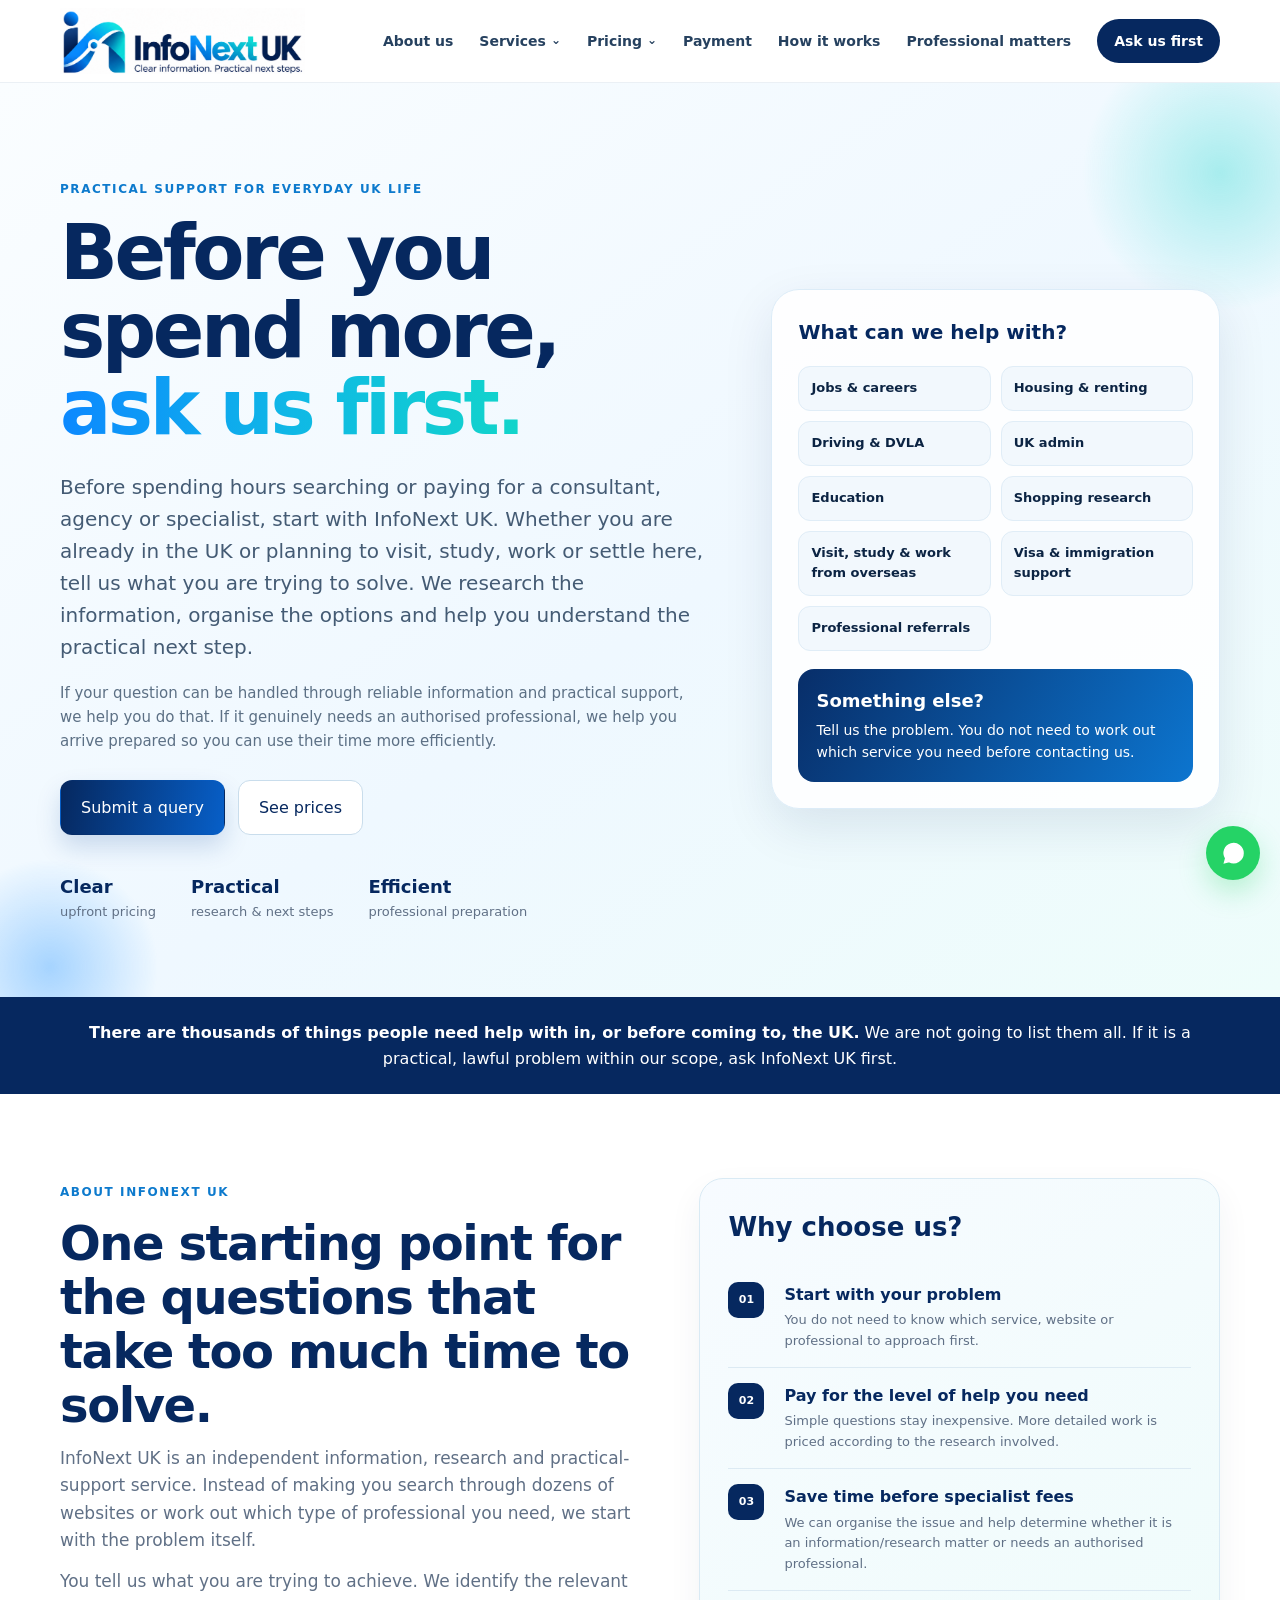
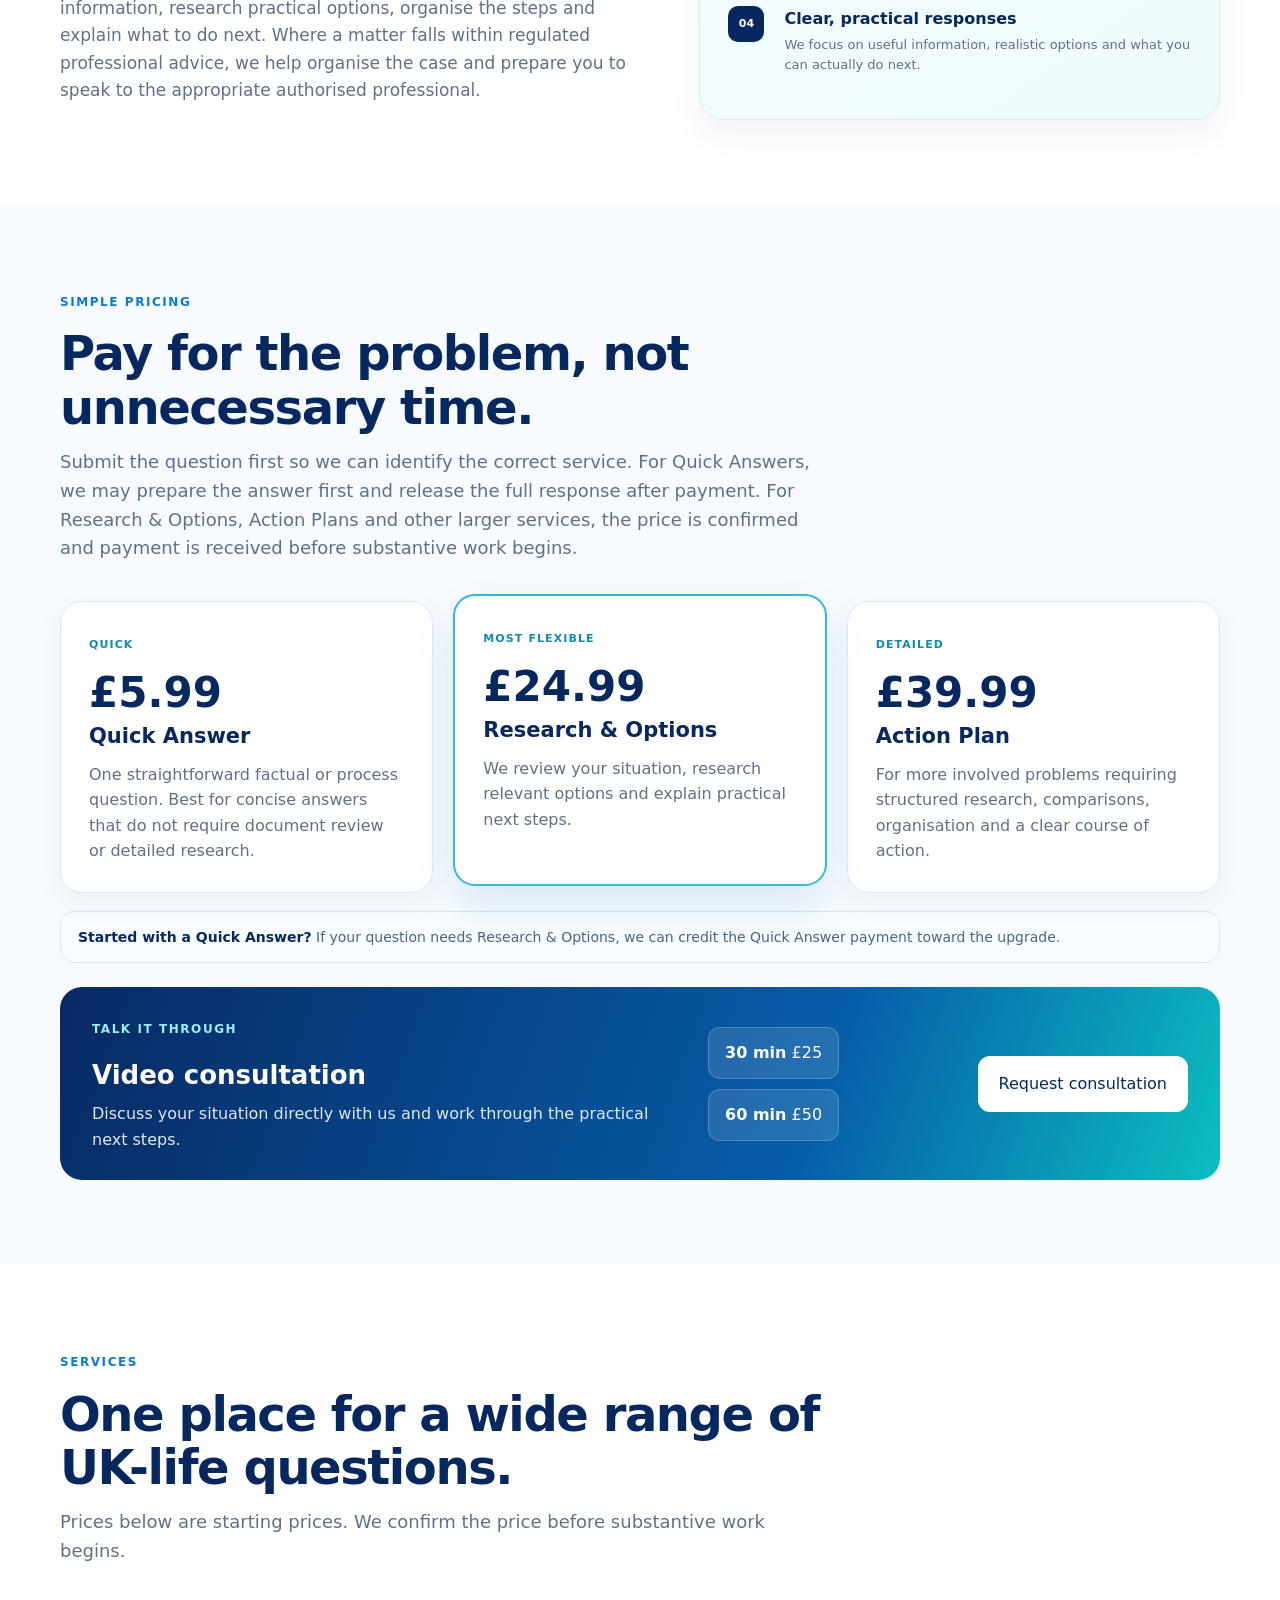
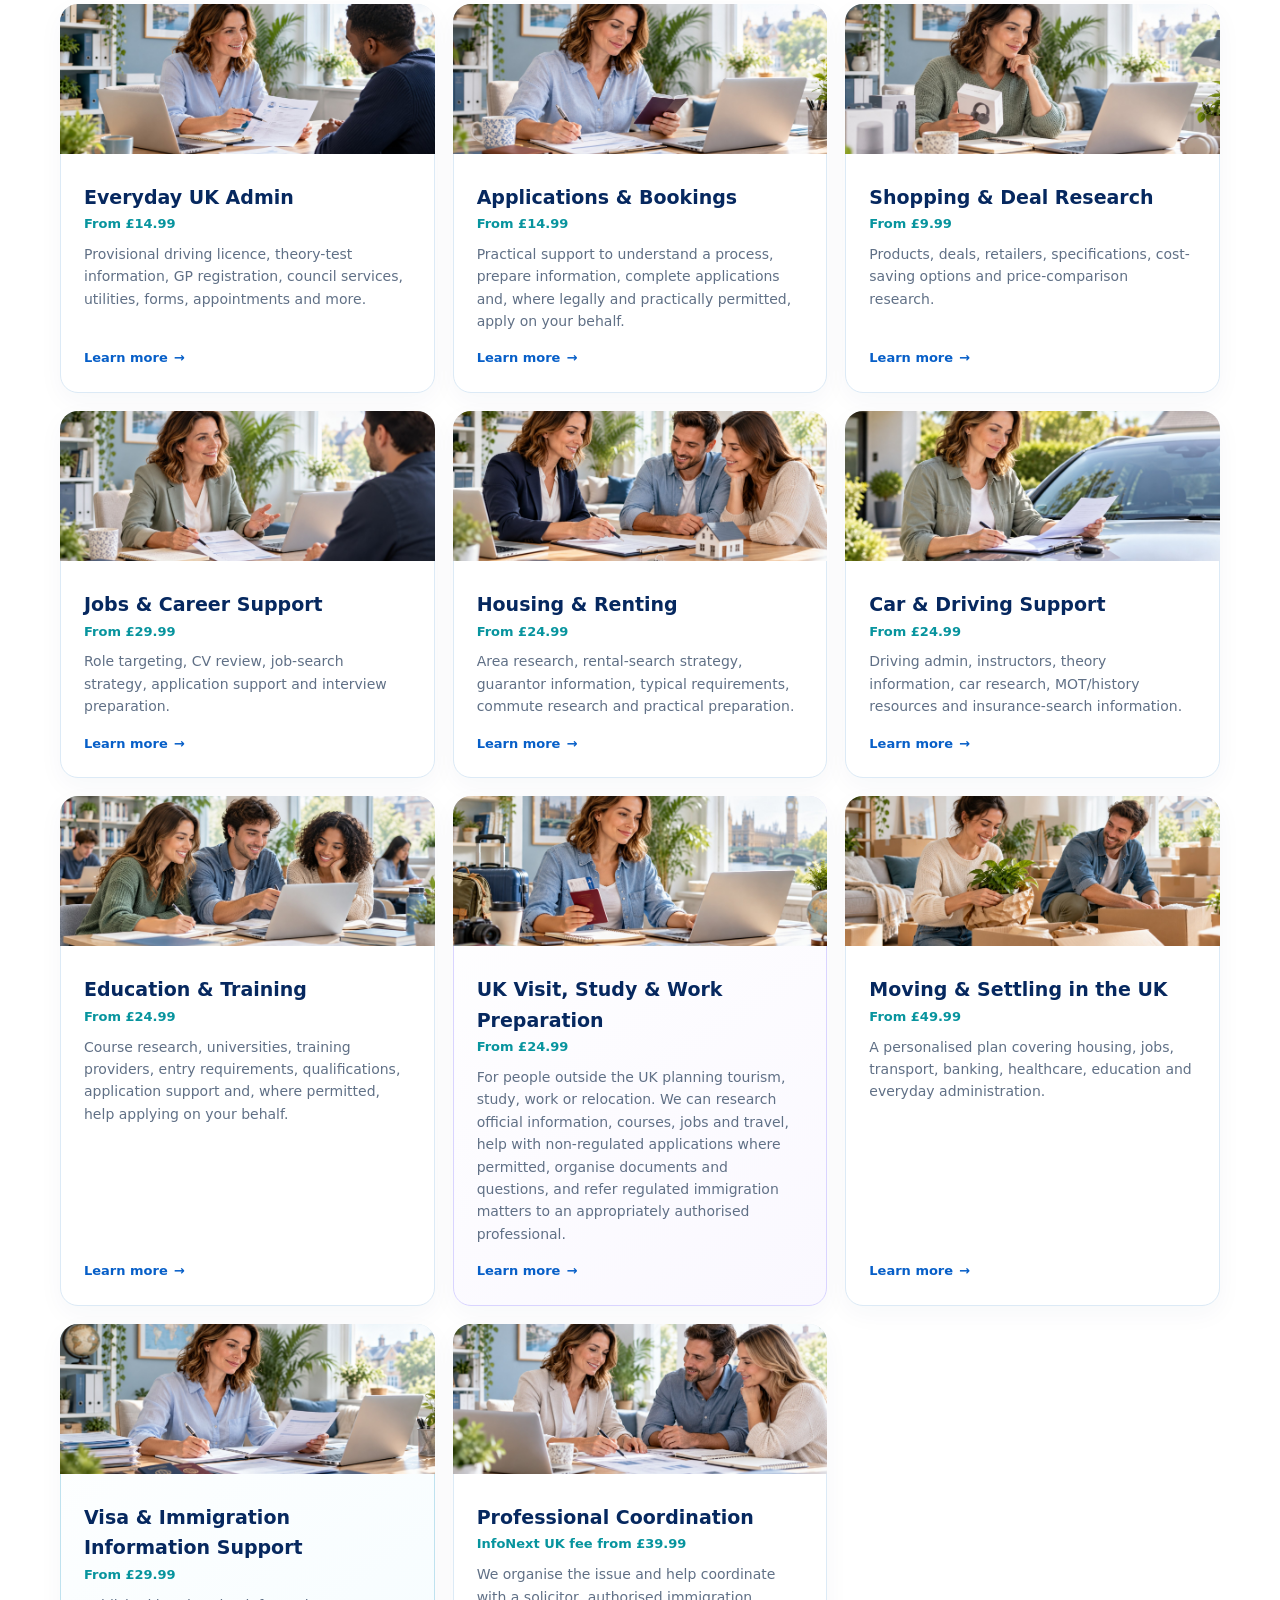
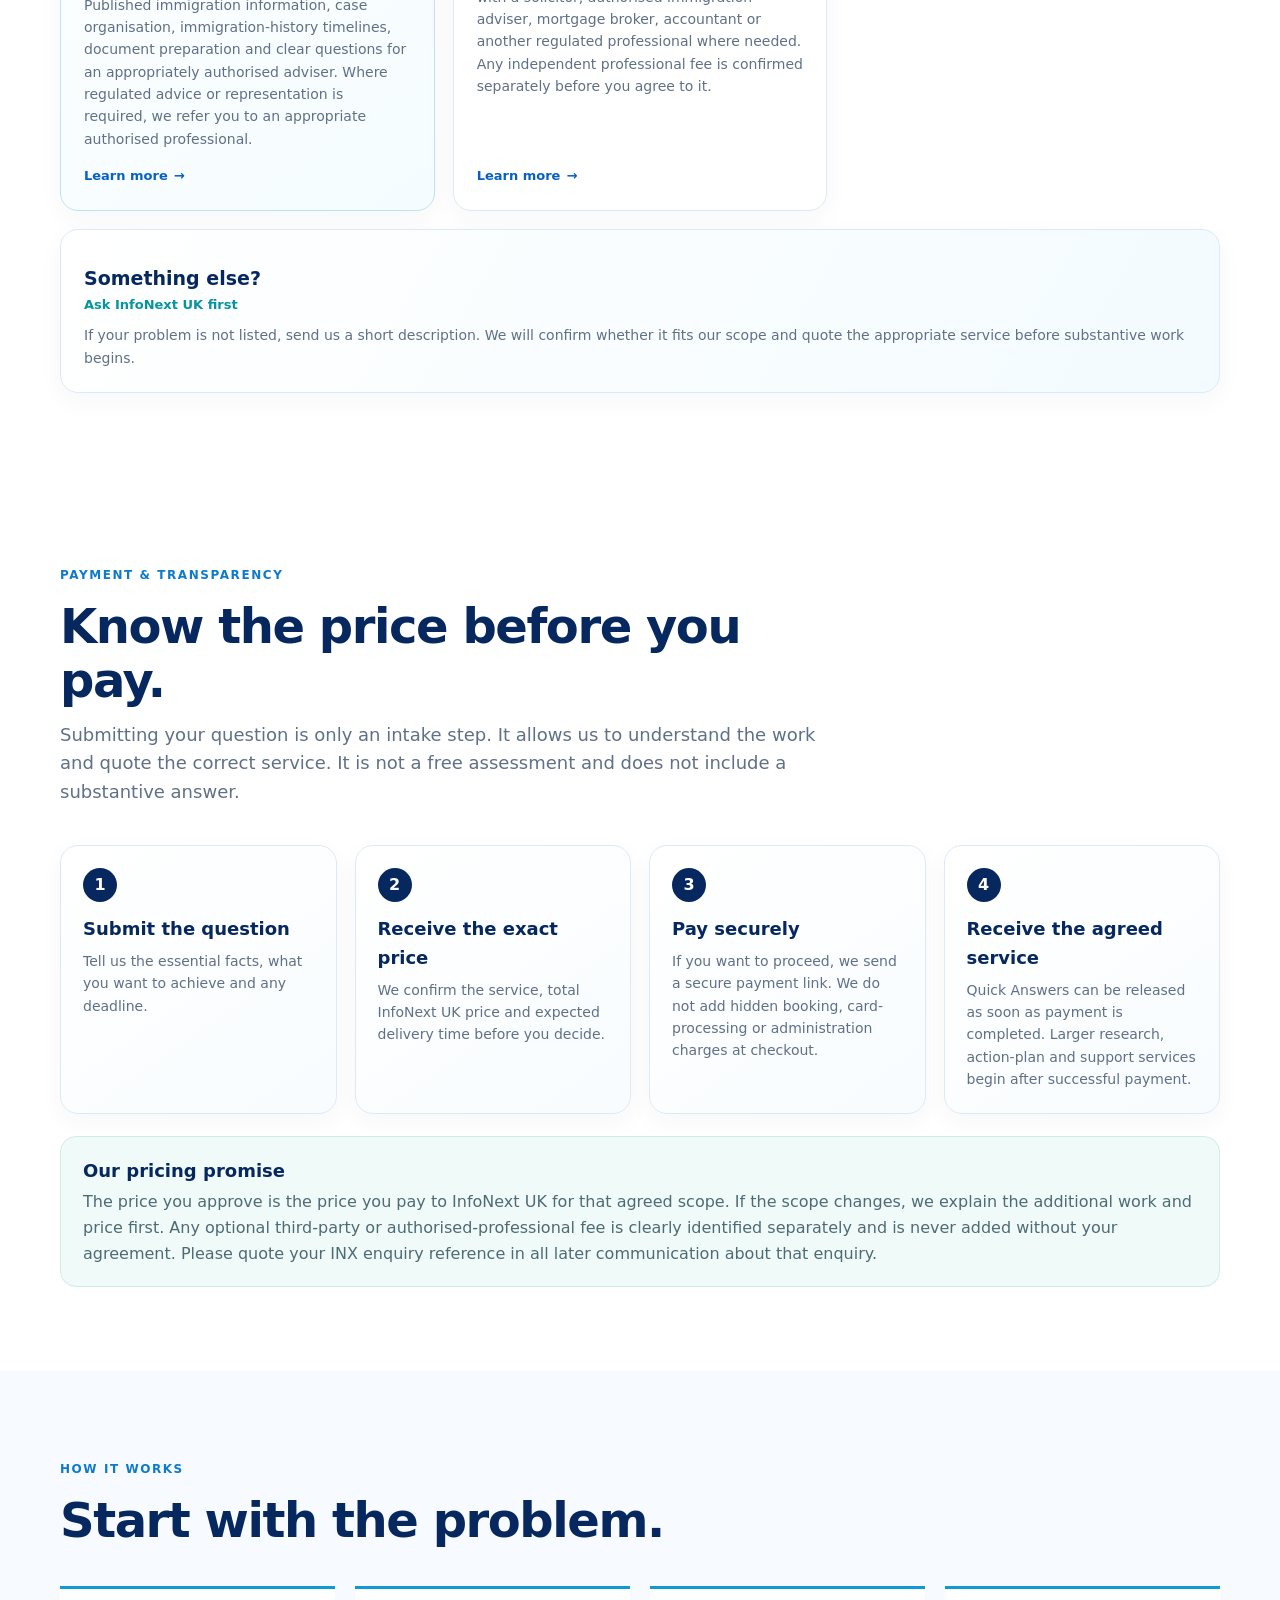
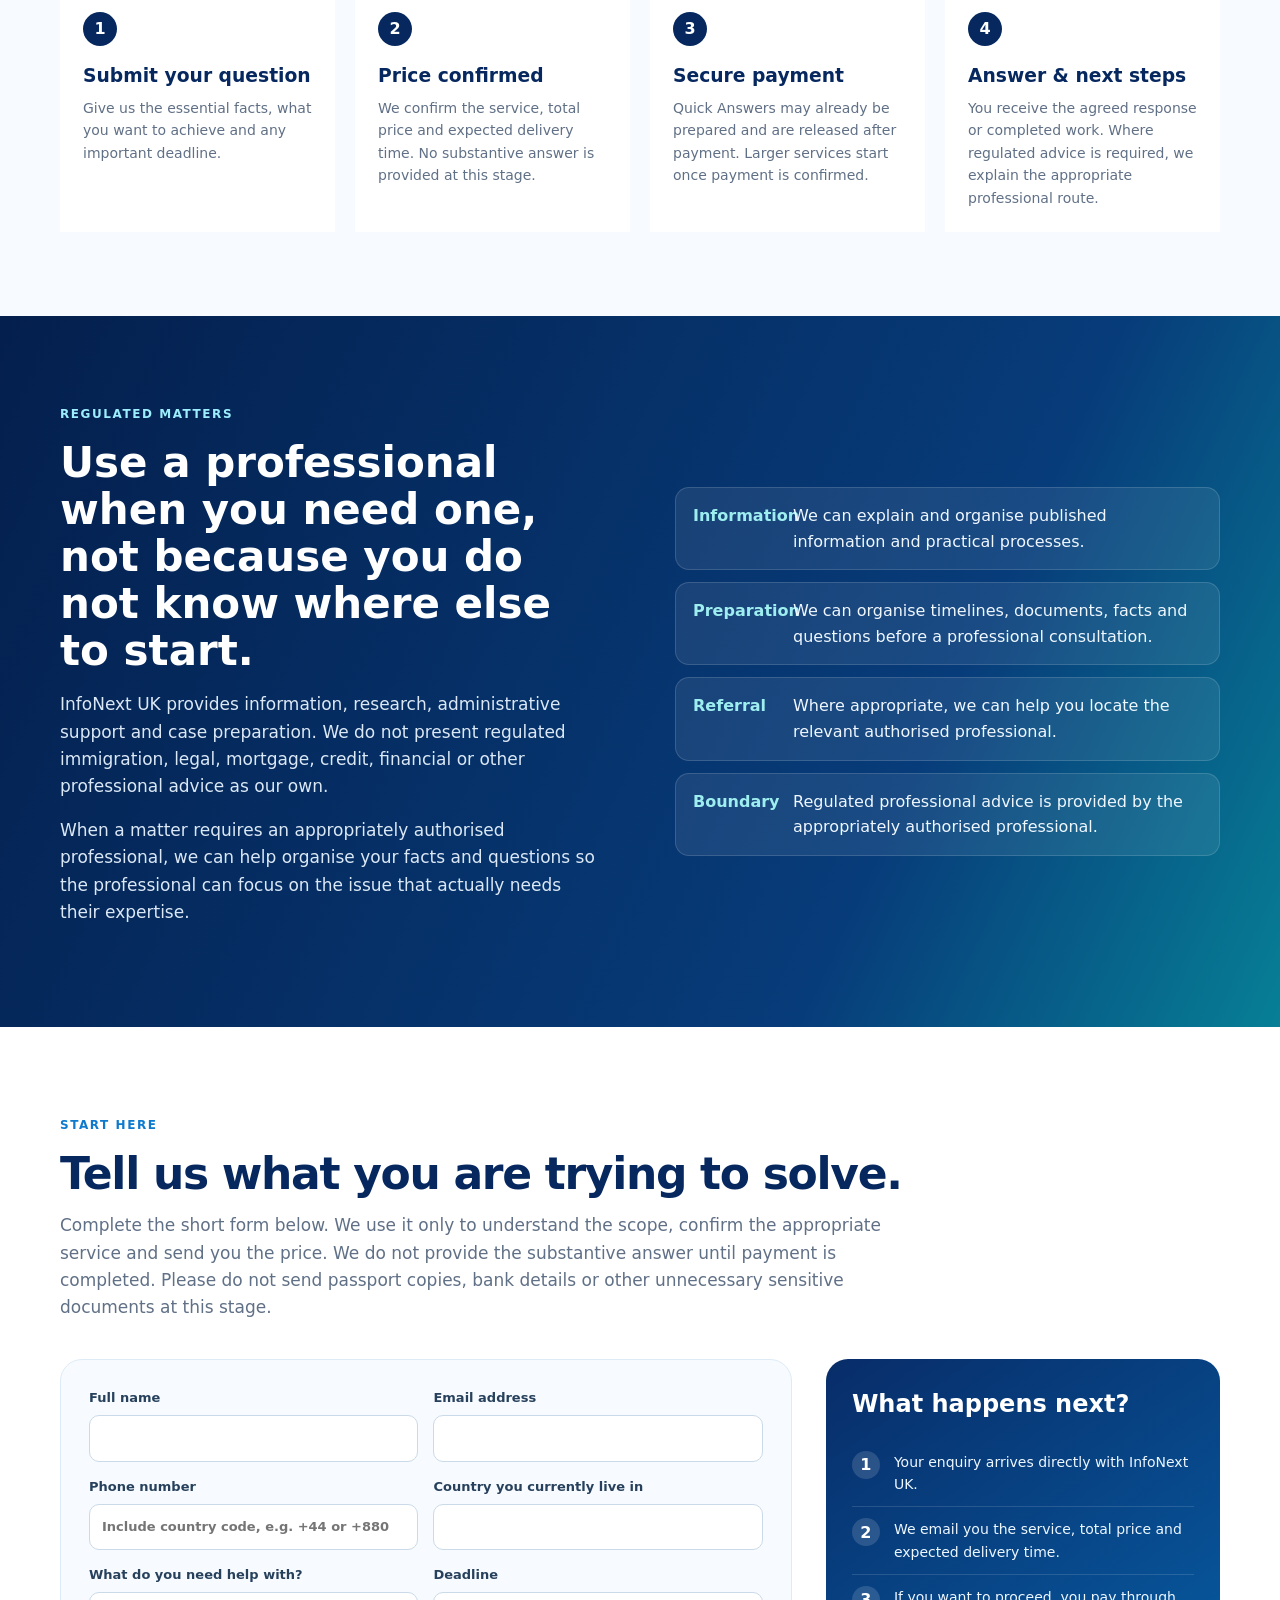
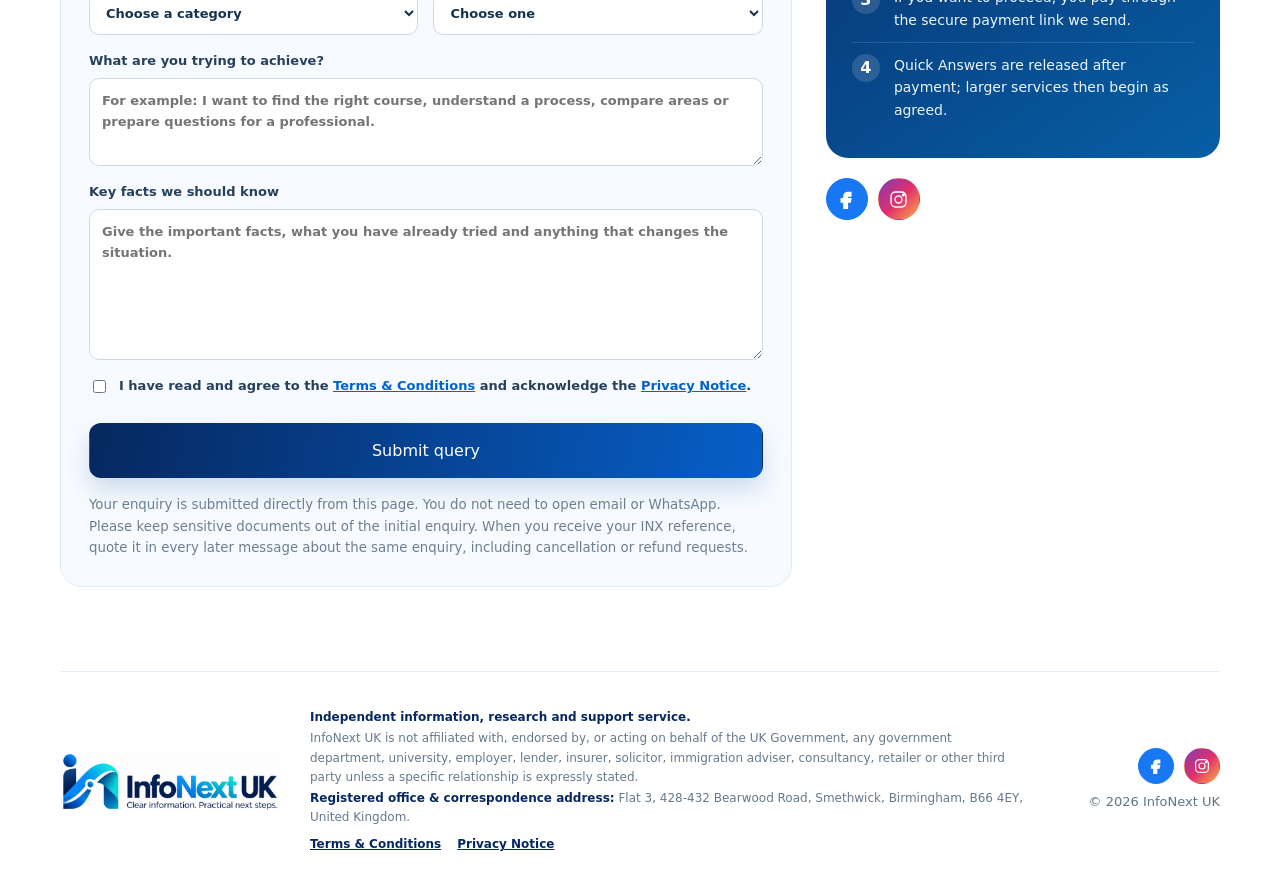
<file: index.html>
<!doctype html>
<html lang="en-GB">
<head>
  <meta charset="utf-8" />
  <meta name="viewport" content="width=device-width, initial-scale=1" />
  <title>InfoNext UK | Practical UK Information, Research & Support</title>
  <meta name="description" content="Practical UK information, research and support for jobs, housing, driving, education, applications, relocation, shopping and more." />
  <meta name="robots" content="index,follow,max-image-preview:large,max-snippet:-1,max-video-preview:-1" />
  <link rel="canonical" href="https://infonextuk.co.uk/" />
  <link rel="alternate" hreflang="en-gb" href="https://infonextuk.co.uk/" />
  <link rel="alternate" hreflang="x-default" href="https://infonextuk.co.uk/" />
  <meta property="og:type" content="website" />
  <meta property="og:site_name" content="InfoNext UK" />
  <meta property="og:locale" content="en_GB" />
  <meta property="og:title" content="InfoNext UK | Practical UK Information, Research & Support" />
  <meta property="og:description" content="Practical UK information, research and support for jobs, housing, driving, education, applications, relocation, shopping and more." />
  <meta property="og:url" content="https://infonextuk.co.uk/" />
  <meta property="og:image" content="https://infonextuk.co.uk/assets/service-admin.jpg" />
  <meta property="og:image:alt" content="InfoNext UK practical support" />
  <meta name="twitter:card" content="summary_large_image" />
  <meta name="twitter:title" content="InfoNext UK | Practical UK Information, Research & Support" />
  <meta name="twitter:description" content="Practical UK information, research and support for jobs, housing, driving, education, applications, relocation, shopping and more." />
  <meta name="twitter:image" content="https://infonextuk.co.uk/assets/service-admin.jpg" />
  <script id="structured-data" type="application/ld+json">
    {
      "@context": "https://schema.org",
      "@graph": [
        {
          "@type": "Organization",
          "@id": "https://infonextuk.co.uk/#organization",
          "name": "InfoNext UK",
          "url": "https://infonextuk.co.uk/",
          "logo": {
            "@type": "ImageObject",
            "url": "https://infonextuk.co.uk/assets/infonext-logo.png"
          },
          "email": "hello@infonextuk.co.uk",
          "telephone": "+447345676448",
          "address": {
            "@type": "PostalAddress",
            "streetAddress": "Flat 3, 428-432 Bearwood Road",
            "addressLocality": "Smethwick",
            "addressRegion": "West Midlands",
            "postalCode": "B66 4EY",
            "addressCountry": "GB"
          },
          "sameAs": [
            "https://www.facebook.com/share/1JmBZc68DW/",
            "https://www.instagram.com/infonextuk"
          ]
        },
        {
          "@type": "WebSite",
          "@id": "https://infonextuk.co.uk/#website",
          "url": "https://infonextuk.co.uk/",
          "name": "InfoNext UK",
          "publisher": {
            "@id": "https://infonextuk.co.uk/#organization"
          },
          "inLanguage": "en-GB"
        },
        {
          "@type": "WebPage",
          "@id": "https://infonextuk.co.uk/#webpage",
          "url": "https://infonextuk.co.uk/",
          "name": "InfoNext UK | Practical UK Information, Research & Support",
          "description": "Practical UK information, research and support for jobs, housing, driving, education, applications, relocation, shopping and more.",
          "isPartOf": {
            "@id": "https://infonextuk.co.uk/#website"
          },
          "about": {
            "@id": "https://infonextuk.co.uk/#organization"
          },
          "inLanguage": "en-GB"
        }
      ]
    }
  </script>
<meta name="theme-color" content="#082d69" />
<link rel="icon" type="image/png" href="assets/favicon.png" />
  <link rel="stylesheet" href="styles.css" />
</head>
<body>
  <header class="site-header">
    <div class="container nav-wrap">
      <a class="brand" href="#top" aria-label="InfoNext UK home">
        <img src="assets/infonext-logo.png" alt="InfoNext UK" />
      </a>
      <button class="menu-toggle" aria-label="Open menu" aria-expanded="false">☰</button>
      <nav class="nav-links" aria-label="Main navigation">
        <a href="#about">About us</a>
        <div class="nav-dropdown">
          <a href="#services" class="nav-drop-trigger">Services <span>⌄</span></a>
          <div class="nav-dropdown-menu services-menu">
            <a href="everyday-uk-admin.html">Everyday UK Admin</a>
            <a href="applications-bookings.html">Applications & Bookings</a>
            <a href="shopping-deal-research.html">Shopping & Deal Research</a>
            <a href="jobs-career-support.html">Jobs & Career Support</a>
            <a href="housing-renting.html">Housing & Renting</a>
            <a href="car-driving-support.html">Car & Driving Support</a>
            <a href="education-training.html">Education & Training</a>
            <a href="uk-visit-study-work.html">UK Visit, Study & Work Preparation</a>
            <a href="moving-settling-uk.html">Moving & Settling in the UK</a>
            <a href="visa-immigration-information.html">Visa & Immigration Information Support</a>
            <a href="professional-coordination.html">Professional Coordination</a>
          </div>
        </div>
        <div class="nav-dropdown">
          <a href="#pricing" class="nav-drop-trigger">Pricing <span>⌄</span></a>
          <div class="nav-dropdown-menu pricing-menu">
            <a href="#pricing"><b>Quick Answer</b><span>£5.99</span></a>
            <a href="#pricing"><b>Research & Options</b><span>£24.99</span></a>
            <a href="#pricing"><b>Action Plan</b><span>£39.99</span></a>
            <a href="#pricing"><b>Video Consultation</b><span>£25 / £50</span></a>
          </div>
        </div>
        <a href="#payment">Payment</a>
        <a href="#how">How it works</a>
        <a href="#professional">Professional matters</a>
        <a class="nav-cta" href="#contact">Ask us first</a>
      </nav>
    </div>
  </header>

  <main id="top">
    <section class="hero">
      <div class="hero-orb orb-one"></div><div class="hero-orb orb-two"></div>
      <div class="container hero-grid">
        <div class="hero-copy">
          <span class="eyebrow">Practical support for everyday UK life</span>
          <h1>Before you spend more,<br><span>ask us first.</span></h1>
          <p class="hero-lead">Before spending hours searching or paying for a consultant, agency or specialist, start with InfoNext UK. Whether you are already in the UK or planning to visit, study, work or settle here, tell us what you are trying to solve. We research the information, organise the options and help you understand the practical next step.</p>
          <p class="hero-sub">If your question can be handled through reliable information and practical support, we help you do that. If it genuinely needs an authorised professional, we help you arrive prepared so you can use their time more efficiently.</p>
          <div class="hero-actions">
            <a class="btn btn-primary" href="#contact">Submit a query</a>
            <a class="btn btn-secondary" href="#pricing">See prices</a>
          </div>
          <div class="trust-row">
            <div><strong>Clear</strong><span>upfront pricing</span></div>
            <div><strong>Practical</strong><span>research & next steps</span></div>
            <div><strong>Efficient</strong><span>professional preparation</span></div>
          </div>
        </div>
        <aside class="hero-card">
          <div class="hero-card-top">What can we help with?</div>
          <div class="quick-grid">
            <span>Jobs & careers</span><span>Housing & renting</span><span>Driving & DVLA</span><span>UK admin</span><span>Education</span><span>Shopping research</span><span>Visit, study & work from overseas</span><span>Visa & immigration support</span><span>Professional referrals</span>
          </div>
          <div class="hero-card-bottom"><strong>Something else?</strong> Tell us the problem. You do not need to work out which service you need before contacting us.</div>
        </aside>
      </div>
    </section>

    <section class="intro-strip">
      <div class="container intro-strip-inner">
        <p><strong>There are thousands of things people need help with in, or before coming to, the UK.</strong> We are not going to list them all. If it is a practical, lawful problem within our scope, ask InfoNext UK first.</p>
      </div>
    </section>

    <section class="section" id="about">
      <div class="container">
        <div class="about-grid">
          <div class="section-heading about-copy">
            <span class="eyebrow">About InfoNext UK</span>
            <h2>One starting point for the questions that take too much time to solve.</h2>
            <p>InfoNext UK is an independent information, research and practical-support service. Instead of making you search through dozens of websites or work out which type of professional you need, we start with the problem itself.</p>
            <p>You tell us what you are trying to achieve. We identify the relevant information, research practical options, organise the steps and explain what to do next. Where a matter falls within regulated professional advice, we help organise the case and prepare you to speak to the appropriate authorised professional.</p>
          </div>
          <div class="why-panel">
            <h3>Why choose us?</h3>
            <div class="why-item"><span>01</span><div><b>Start with your problem</b><p>You do not need to know which service, website or professional to approach first.</p></div></div>
            <div class="why-item"><span>02</span><div><b>Pay for the level of help you need</b><p>Simple questions stay inexpensive. More detailed work is priced according to the research involved.</p></div></div>
            <div class="why-item"><span>03</span><div><b>Save time before specialist fees</b><p>We can organise the issue and help determine whether it is an information/research matter or needs an authorised professional.</p></div></div>
            <div class="why-item"><span>04</span><div><b>Clear, practical responses</b><p>We focus on useful information, realistic options and what you can actually do next.</p></div></div>
          </div>
        </div>
      </div>
    </section>

    <section class="section section-soft" id="pricing">
      <div class="container">
        <div class="section-heading">
          <span class="eyebrow">Simple pricing</span>
          <h2>Pay for the problem, not unnecessary time.</h2>
          <p>Submit the question first so we can identify the correct service. For Quick Answers, we may prepare the answer first and release the full response after payment. For Research & Options, Action Plans and other larger services, the price is confirmed and payment is received before substantive work begins.</p>
        </div>

        <div class="pricing-grid">
          <article class="price-card">
            <span class="price-label">Quick</span>
            <div class="price">£5.99</div>
            <h3>Quick Answer</h3>
            <p>One straightforward factual or process question. Best for concise answers that do not require document review or detailed research.</p>
          </article>
          <article class="price-card featured">
            <span class="price-label">Most flexible</span>
            <div class="price">£24.99</div>
            <h3>Research & Options</h3>
            <p>We review your situation, research relevant options and explain practical next steps.</p>
          </article>
          <article class="price-card">
            <span class="price-label">Detailed</span>
            <div class="price">£39.99</div>
            <h3>Action Plan</h3>
            <p>For more involved problems requiring structured research, comparisons, organisation and a clear course of action.</p>
          </article>
        </div>

        <div class="upgrade-note"><strong>Started with a Quick Answer?</strong> If your question needs Research & Options, we can credit the Quick Answer payment toward the upgrade.</div>

        <div class="video-card">
          <div>
            <span class="eyebrow light">Talk it through</span>
            <h3>Video consultation</h3>
            <p>Discuss your situation directly with us and work through the practical next steps.</p>
          </div>
          <div class="video-prices"><span><b>30 min</b> £25</span><span><b>60 min</b> £50</span></div>
          <a class="btn btn-light" href="#contact">Request consultation</a>
        </div>
      </div>
    </section>

    <section class="section" id="services">
      <div class="container">
        <div class="section-heading">
          <span class="eyebrow">Services</span>
          <h2>One place for a wide range of UK-life questions.</h2>
          <p>Prices below are starting prices. We confirm the price before substantive work begins.</p>
        </div>
        <div class="service-grid">
          <article class="service-card"><img class="service-card-image" src="assets/service-admin.jpg" alt="Everyday UK Admin" loading="lazy" decoding="async" /><h3>Everyday UK Admin</h3><div class="from">From £14.99</div><p>Provisional driving licence, theory-test information, GP registration, council services, utilities, forms, appointments and more.</p><a class="service-link" href="everyday-uk-admin.html">Learn more <span>→</span></a></article>
          <article class="service-card"><img class="service-card-image" src="assets/service-applications.jpg" alt="Applications & Bookings" loading="lazy" decoding="async" /><h3>Applications & Bookings</h3><div class="from">From £14.99</div><p>Practical support to understand a process, prepare information, complete applications and, where legally and practically permitted, apply on your behalf.</p><a class="service-link" href="applications-bookings.html">Learn more <span>→</span></a></article>
          <article class="service-card"><img class="service-card-image" src="assets/service-shopping.jpg" alt="Shopping & Deal Research" loading="lazy" decoding="async" /><h3>Shopping & Deal Research</h3><div class="from">From £9.99</div><p>Products, deals, retailers, specifications, cost-saving options and price-comparison research.</p><a class="service-link" href="shopping-deal-research.html">Learn more <span>→</span></a></article>
          <article class="service-card"><img class="service-card-image" src="assets/service-jobs.jpg" alt="Jobs & Career Support" loading="lazy" decoding="async" /><h3>Jobs & Career Support</h3><div class="from">From £29.99</div><p>Role targeting, CV review, job-search strategy, application support and interview preparation.</p><a class="service-link" href="jobs-career-support.html">Learn more <span>→</span></a></article>
          <article class="service-card"><img class="service-card-image" src="assets/service-housing.jpg" alt="Housing & Renting" loading="lazy" decoding="async" /><h3>Housing & Renting</h3><div class="from">From £24.99</div><p>Area research, rental-search strategy, guarantor information, typical requirements, commute research and practical preparation.</p><a class="service-link" href="housing-renting.html">Learn more <span>→</span></a></article>
          <article class="service-card"><img class="service-card-image" src="assets/service-driving.jpg" alt="Car & Driving Support" loading="lazy" decoding="async" /><h3>Car & Driving Support</h3><div class="from">From £24.99</div><p>Driving admin, instructors, theory information, car research, MOT/history resources and insurance-search information.</p><a class="service-link" href="car-driving-support.html">Learn more <span>→</span></a></article>
          <article class="service-card"><img class="service-card-image" src="assets/service-education.jpg" alt="Education & Training" loading="lazy" decoding="async" /><h3>Education & Training</h3><div class="from">From £24.99</div><p>Course research, universities, training providers, entry requirements, qualifications, application support and, where permitted, help applying on your behalf.</p><a class="service-link" href="education-training.html">Learn more <span>→</span></a></article>
          <article class="service-card overseas-card"><img class="service-card-image" src="assets/service-overseas.jpg" alt="UK Visit, Study & Work" loading="lazy" decoding="async" /><h3>UK Visit, Study & Work Preparation</h3><div class="from">From £24.99</div><p>For people outside the UK planning tourism, study, work or relocation. We can research official information, courses, jobs and travel, help with non-regulated applications where permitted, organise documents and questions, and refer regulated immigration matters to an appropriately authorised professional.</p><a class="service-link" href="uk-visit-study-work.html">Learn more <span>→</span></a></article>
          <article class="service-card"><img class="service-card-image" src="assets/service-moving.jpg" alt="Moving & Settling in the UK" loading="lazy" decoding="async" /><h3>Moving & Settling in the UK</h3><div class="from">From £49.99</div><p>A personalised plan covering housing, jobs, transport, banking, healthcare, education and everyday administration.</p><a class="service-link" href="moving-settling-uk.html">Learn more <span>→</span></a></article>
          <article class="service-card immigration-card"><img class="service-card-image" src="assets/service-immigration.jpg" alt="Visa & Immigration Information" loading="lazy" decoding="async" /><h3>Visa & Immigration Information Support</h3><div class="from">From £29.99</div><p>Published immigration information, case organisation, immigration-history timelines, document preparation and clear questions for an appropriately authorised adviser. Where regulated advice or representation is required, we refer you to an appropriate authorised professional.</p><a class="service-link" href="visa-immigration-information.html">Learn more <span>→</span></a></article>
          <article class="service-card"><img class="service-card-image" src="assets/service-professional.jpg" alt="Professional Coordination" loading="lazy" decoding="async" /><h3>Professional Coordination</h3><div class="from">InfoNext UK fee from £39.99</div><p>We organise the issue and help coordinate with a solicitor, authorised immigration adviser, mortgage broker, accountant or another regulated professional where needed. Any independent professional fee is confirmed separately before you agree to it.</p><a class="service-link" href="professional-coordination.html">Learn more <span>→</span></a></article>
          <article class="service-card service-wide"><h3>Something else?</h3><div class="from">Ask InfoNext UK first</div><p>If your problem is not listed, send us a short description. We will confirm whether it fits our scope and quote the appropriate service before substantive work begins.</p></article>
        </div>
    </section>

    <section class="section payment-section" id="payment">
      <div class="container">
        <div class="section-heading">
          <span class="eyebrow">Payment & transparency</span>
          <h2>Know the price before you pay.</h2>
          <p>Submitting your question is only an intake step. It allows us to understand the work and quote the correct service. It is not a free assessment and does not include a substantive answer.</p>
        </div>
        <div class="payment-grid">
          <article class="payment-card"><span>1</span><h3>Submit the question</h3><p>Tell us the essential facts, what you want to achieve and any deadline.</p></article>
          <article class="payment-card"><span>2</span><h3>Receive the exact price</h3><p>We confirm the service, total InfoNext UK price and expected delivery time before you decide.</p></article>
          <article class="payment-card"><span>3</span><h3>Pay securely</h3><p>If you want to proceed, we send a secure payment link. We do not add hidden booking, card-processing or administration charges at checkout.</p></article>
          <article class="payment-card"><span>4</span><h3>Receive the agreed service</h3><p>Quick Answers can be released as soon as payment is completed. Larger research, action-plan and support services begin after successful payment.</p></article>
        </div>
        <div class="payment-promise">
          <strong>Our pricing promise</strong>
          <p>The price you approve is the price you pay to InfoNext UK for that agreed scope. If the scope changes, we explain the additional work and price first. Any optional third-party or authorised-professional fee is clearly identified separately and is never added without your agreement. Please quote your INX enquiry reference in all later communication about that enquiry.</p>
        </div>
      </div>
    </section>

    <section class="section section-soft" id="how">
      <div class="container">
        <div class="section-heading"><span class="eyebrow">How it works</span><h2>Start with the problem.</h2></div>
        <div class="steps">
          <div class="step"><span>1</span><h3>Submit your question</h3><p>Give us the essential facts, what you want to achieve and any important deadline.</p></div>
          <div class="step"><span>2</span><h3>Price confirmed</h3><p>We confirm the service, total price and expected delivery time. No substantive answer is provided at this stage.</p></div>
          <div class="step"><span>3</span><h3>Secure payment</h3><p>Quick Answers may already be prepared and are released after payment. Larger services start once payment is confirmed.</p></div>
          <div class="step"><span>4</span><h3>Answer & next steps</h3><p>You receive the agreed response or completed work. Where regulated advice is required, we explain the appropriate professional route.</p></div>
        </div>
      </div>
    </section>

    <section class="section professional" id="professional">
      <div class="container pro-grid">
        <div>
          <span class="eyebrow light">Regulated matters</span>
          <h2>Use a professional when you need one, not because you do not know where else to start.</h2>
          <p>InfoNext UK provides information, research, administrative support and case preparation. We do not present regulated immigration, legal, mortgage, credit, financial or other professional advice as our own.</p>
          <p>When a matter requires an appropriately authorised professional, we can help organise your facts and questions so the professional can focus on the issue that actually needs their expertise.</p>
        </div>
        <div class="pro-points">
          <div><b>Information</b><span>We can explain and organise published information and practical processes.</span></div>
          <div><b>Preparation</b><span>We can organise timelines, documents, facts and questions before a professional consultation.</span></div>
          <div><b>Referral</b><span>Where appropriate, we can help you locate the relevant authorised professional.</span></div>
          <div><b>Boundary</b><span>Regulated professional advice is provided by the appropriately authorised professional.</span></div>
        </div>
      </div>
    </section>

    <section class="section contact" id="contact">
      <div class="container">
        <div class="section-heading contact-heading">
          <span class="eyebrow">Start here</span>
          <h2>Tell us what you are trying to solve.</h2>
          <p>Complete the short form below. We use it only to understand the scope, confirm the appropriate service and send you the price. We do not provide the substantive answer until payment is completed. Please do not send passport copies, bank details or other unnecessary sensitive documents at this stage.</p>
        </div>

        <div class="query-layout">
          <form id="query-form" class="query-form" novalidate>
            <div class="form-grid">
              <label>Full name
                <input id="q-name" name="name" autocomplete="name" required />
              </label>
              <label>Email address
                <input id="q-email" name="email" type="email" autocomplete="email" required />
              </label>
              <label>Phone number
                <input id="q-phone" name="phone" type="tel" autocomplete="tel" placeholder="Include country code, e.g. +44 or +880" required />
              </label>
              <label>Country you currently live in
                <input id="q-country" name="country" autocomplete="country-name" required />
              </label>
              <label>What do you need help with?
                <select id="q-category" name="category" required>
                  <option value="">Choose a category</option>
                  <option>Quick question</option>
                  <option>Research & options</option>
                  <option>Jobs & career</option>
                  <option>Housing & renting</option>
                  <option>Car & driving</option>
                  <option>Education & training</option>
                  <option>UK Visit, Study & Work Preparation</option>
                  <option>Visa & Immigration Information Support</option>
                  <option>Applications & bookings</option>
                  <option>Shopping & deal research</option>
                  <option>Moving & settling in the UK</option>
                  <option>Professional coordination</option>
                  <option>Something else</option>
                </select>
              </label>
              <label>Deadline
                <select id="q-deadline" name="deadline" required>
                  <option value="">Choose one</option>
                  <option>No fixed deadline</option>
                  <option>Within 24 hours</option>
                  <option>Within 3 days</option>
                  <option>Within 7 days</option>
                  <option>Within 30 days</option>
                  <option>Specific date - I will include it below</option>
                </select>
              </label>
            </div>

            <label>What are you trying to achieve?
              <textarea id="q-goal" name="goal" rows="3" minlength="15" required placeholder="For example: I want to find the right course, understand a process, compare areas or prepare questions for a professional."></textarea>
            </label>

            <label>Key facts we should know
              <textarea id="q-details" name="details" rows="6" minlength="30" required placeholder="Give the important facts, what you have already tried and anything that changes the situation."></textarea>
            </label>

            <label class="consent-row">
              <input id="q-consent" type="checkbox" required />
              <span>I have read and agree to the <a href="terms.html">Terms & Conditions</a> and acknowledge the <a href="privacy.html">Privacy Notice</a>.</span>
            </label>

            <button id="query-submit" class="btn btn-primary btn-full" type="submit">Submit query</button>
            <div id="query-status" class="query-status" role="status" aria-live="polite"></div>
            <small>Your enquiry is submitted directly from this page. You do not need to open email or WhatsApp. Please keep sensitive documents out of the initial enquiry. When you receive your INX reference, quote it in every later message about the same enquiry, including cancellation or refund requests.</small>
          </form>

          <aside class="query-side">
            <div class="query-side-card">
              <h3>What happens next?</h3>
              <div><b>1</b><span>Your enquiry arrives directly with InfoNext UK.</span></div>
              <div><b>2</b><span>We email you the service, total price and expected delivery time.</span></div>
              <div><b>3</b><span>If you want to proceed, you pay through the secure payment link we send.</span></div>
              <div><b>4</b><span>Quick Answers are released after payment; larger services then begin as agreed.</span></div>
            </div>
            <div class="social-icon-row" aria-label="InfoNext UK social links">
              <a class="social-icon facebook-icon" href="https://www.facebook.com/share/1JmBZc68DW/" target="_blank" rel="noopener" aria-label="Facebook">
                <svg viewBox="0 0 24 24" aria-hidden="true"><path d="M14 8h3V4h-3c-3.3 0-5 2-5 5v2H6v4h3v7h4v-7h3.2l.8-4H13V9c0-.8.3-1 1-1Z"/></svg>
              </a>
              <a class="social-icon instagram-icon" href="https://www.instagram.com/infonextuk?stkn=ajF6cmppcjl5b3Bp" target="_blank" rel="noopener" aria-label="Instagram">
                <svg viewBox="0 0 24 24" aria-hidden="true"><rect x="3.5" y="3.5" width="17" height="17" rx="5"/><circle cx="12" cy="12" r="4"/><circle cx="17.5" cy="6.7" r="1"/></svg>
              </a>
            </div>
          </aside>
        </div>
      </div>
    </section>
  </main>

  <a class="whatsapp-float icon-only whatsapp-icon" href="https://wa.me/447345676448?text=Hi%20InfoNext%20UK%2C%20I%20need%20help%20with..." target="_blank" rel="noopener" aria-label="Message InfoNext UK on WhatsApp"><svg viewBox="0 0 24 24" aria-hidden="true"><path d="M20.5 11.7a8.4 8.4 0 0 1-12.4 7.4L4 20.2l1.1-4A8.4 8.4 0 1 1 20.5 11.7Z"/><path d="M9 8.1c.3-.7.6-.7.9-.7h.5c.2 0 .4.1.5.4l.7 1.7c.1.3 0 .5-.1.7l-.5.7c-.2.2-.2.4 0 .7.4.7 1 1.4 1.7 1.9.8.6 1.5.8 1.8.9.3.1.5 0 .7-.2l.8-1c.2-.2.4-.3.7-.2l1.7.8c.3.1.4.3.4.5 0 .3-.2 1.3-.8 1.8-.5.5-1.3.8-2 .8-.6 0-1.5-.2-2.8-.8a10.7 10.7 0 0 1-3.6-2.5c-1-1-1.8-2.2-2.1-3.1-.4-1-.4-1.8-.1-2.4Z"/></svg></a>

  <footer>
    <div class="container footer-grid footer-new">
      <img src="assets/infonext-logo.png" alt="InfoNext UK" />
      <div class="footer-copy">
        <p><strong>Independent information, research and support service.</strong></p>
        <p>InfoNext UK is not affiliated with, endorsed by, or acting on behalf of the UK Government, any government department, university, employer, lender, insurer, solicitor, immigration adviser, consultancy, retailer or other third party unless a specific relationship is expressly stated.</p>
        <p><strong>Registered office & correspondence address:</strong> Flat 3, 428-432 Bearwood Road, Smethwick, Birmingham, B66 4EY, United Kingdom.</p>
        <div class="legal-links"><a href="terms.html">Terms & Conditions</a><a href="privacy.html">Privacy Notice</a></div>
      </div>
      <div class="footer-right">
        <div class="social-icon-row footer-icons">
          <a class="social-icon facebook-icon" href="https://www.facebook.com/share/1JmBZc68DW/" target="_blank" rel="noopener" aria-label="Facebook"><svg viewBox="0 0 24 24" aria-hidden="true"><path d="M14 8h3V4h-3c-3.3 0-5 2-5 5v2H6v4h3v7h4v-7h3.2l.8-4H13V9c0-.8.3-1 1-1Z"/></svg></a>
          <a class="social-icon instagram-icon" href="https://www.instagram.com/infonextuk?stkn=ajF6cmppcjl5b3Bp" target="_blank" rel="noopener" aria-label="Instagram"><svg viewBox="0 0 24 24" aria-hidden="true"><rect x="3.5" y="3.5" width="17" height="17" rx="5"/><circle cx="12" cy="12" r="4"/><circle cx="17.5" cy="6.7" r="1"/></svg></a>
        </div>
        <span>© <span id="year"></span> InfoNext UK</span>
      </div>
    </div>
  </footer>
  <script src="script.js"></script>
</body>
</html>
</file>
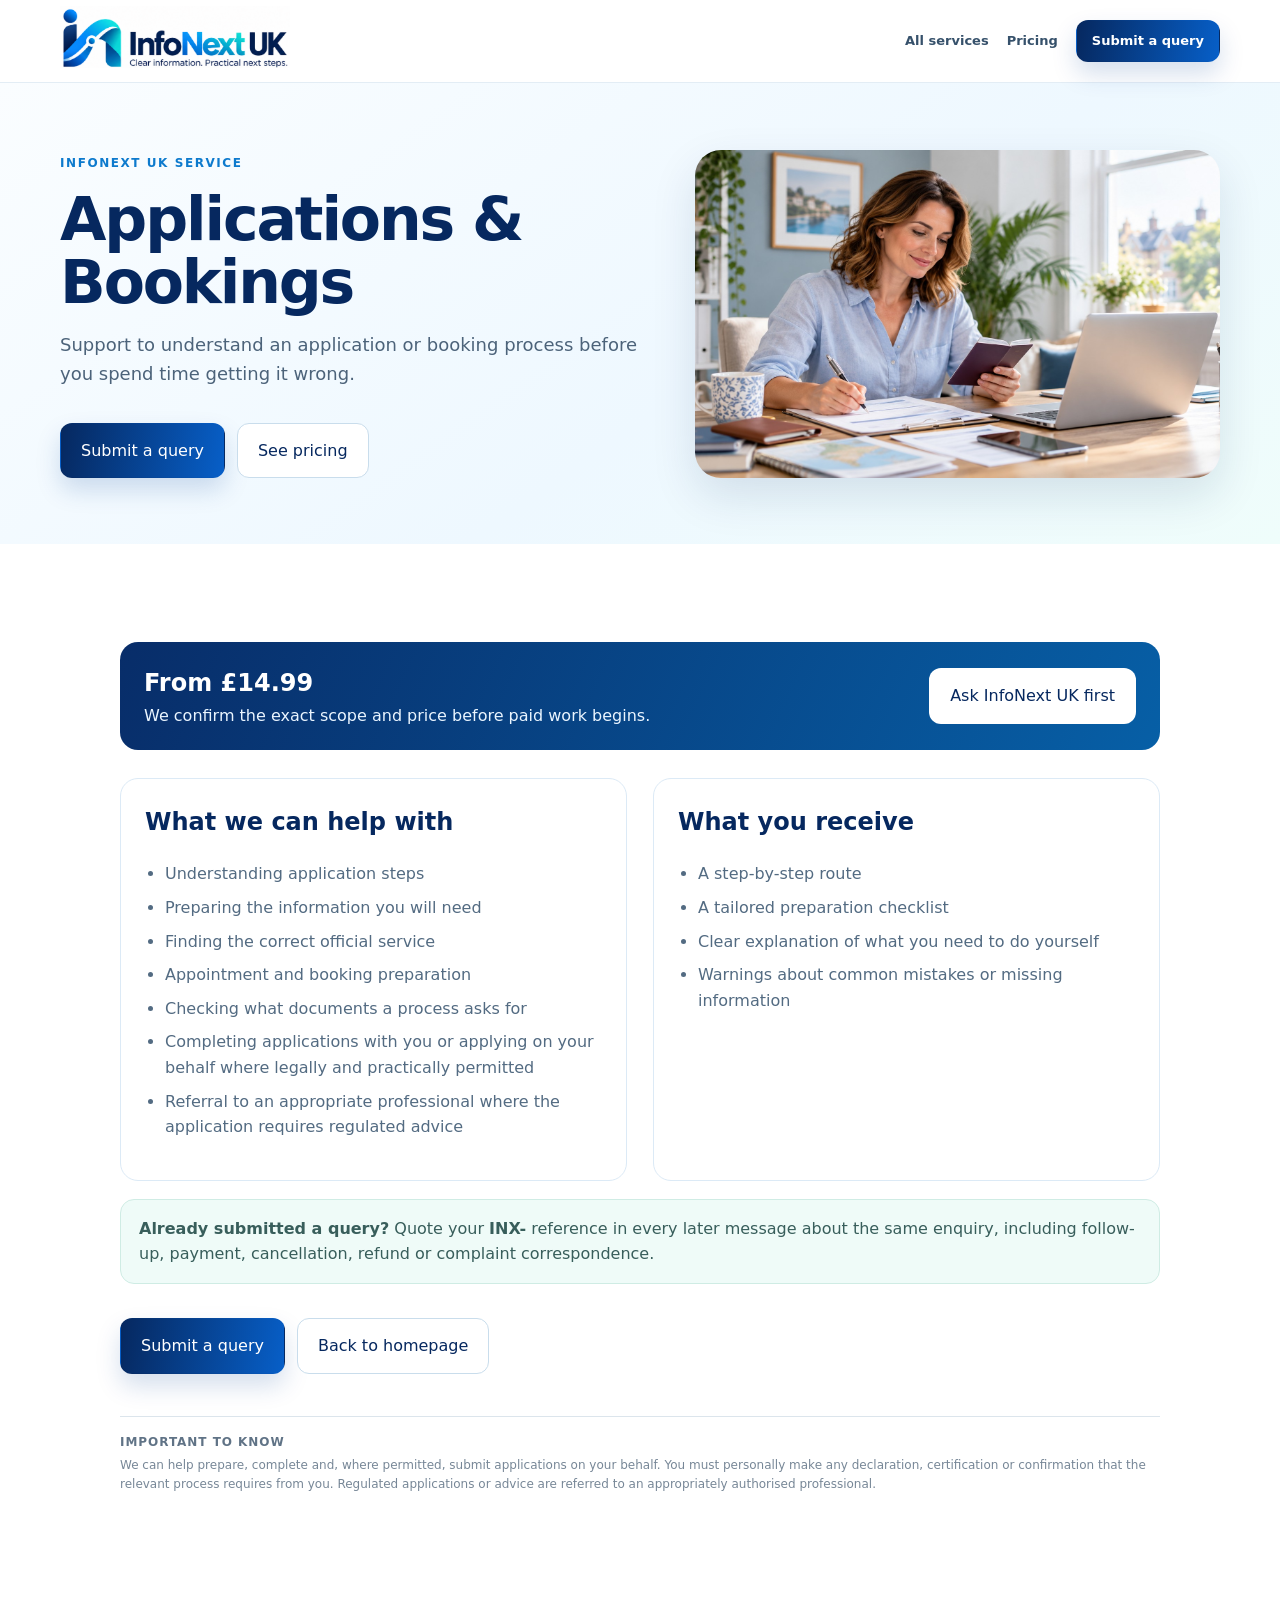
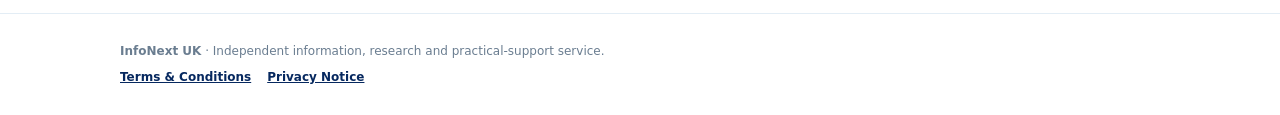
<file: applications-bookings.html>
<!doctype html>
<html lang="en-GB">
<head>
  <meta charset="utf-8" />
  <meta name="viewport" content="width=device-width, initial-scale=1" />
  <title>Applications & Bookings Support | InfoNext UK</title>
  <meta name="description" content="Get practical help understanding and completing UK applications and bookings, including process research, preparation and next-step support." />
  <meta name="robots" content="index,follow,max-image-preview:large,max-snippet:-1,max-video-preview:-1" />
  <link rel="canonical" href="https://infonextuk.co.uk/applications-bookings.html" />
  <link rel="alternate" hreflang="en-gb" href="https://infonextuk.co.uk/applications-bookings.html" />
  <link rel="alternate" hreflang="x-default" href="https://infonextuk.co.uk/applications-bookings.html" />
  <meta property="og:type" content="website" />
  <meta property="og:site_name" content="InfoNext UK" />
  <meta property="og:locale" content="en_GB" />
  <meta property="og:title" content="Applications & Bookings Support | InfoNext UK" />
  <meta property="og:description" content="Get practical help understanding and completing UK applications and bookings, including process research, preparation and next-step support." />
  <meta property="og:url" content="https://infonextuk.co.uk/applications-bookings.html" />
  <meta property="og:image" content="https://infonextuk.co.uk/assets/service-applications.jpg" />
  <meta property="og:image:alt" content="Applications & Bookings" />
  <meta name="twitter:card" content="summary_large_image" />
  <meta name="twitter:title" content="Applications & Bookings Support | InfoNext UK" />
  <meta name="twitter:description" content="Get practical help understanding and completing UK applications and bookings, including process research, preparation and next-step support." />
  <meta name="twitter:image" content="https://infonextuk.co.uk/assets/service-applications.jpg" />
  <script id="structured-data" type="application/ld+json">
    {
      "@context": "https://schema.org",
      "@graph": [
        {
          "@type": "Organization",
          "@id": "https://infonextuk.co.uk/#organization",
          "name": "InfoNext UK",
          "url": "https://infonextuk.co.uk/",
          "logo": {
            "@type": "ImageObject",
            "url": "https://infonextuk.co.uk/assets/infonext-logo.png"
          },
          "email": "hello@infonextuk.co.uk",
          "telephone": "+447345676448",
          "address": {
            "@type": "PostalAddress",
            "streetAddress": "Flat 3, 428-432 Bearwood Road",
            "addressLocality": "Smethwick",
            "addressRegion": "West Midlands",
            "postalCode": "B66 4EY",
            "addressCountry": "GB"
          },
          "sameAs": [
            "https://www.facebook.com/share/1JmBZc68DW/",
            "https://www.instagram.com/infonextuk"
          ]
        },
        {
          "@type": "WebPage",
          "@id": "https://infonextuk.co.uk/applications-bookings.html#webpage",
          "url": "https://infonextuk.co.uk/applications-bookings.html",
          "name": "Applications & Bookings Support | InfoNext UK",
          "description": "Get practical help understanding and completing UK applications and bookings, including process research, preparation and next-step support.",
          "isPartOf": {
            "@id": "https://infonextuk.co.uk/#website"
          },
          "about": {
            "@id": "https://infonextuk.co.uk/applications-bookings.html#service"
          },
          "inLanguage": "en-GB"
        },
        {
          "@type": "Service",
          "@id": "https://infonextuk.co.uk/applications-bookings.html#service",
          "name": "Applications & Bookings",
          "description": "Get practical help understanding and completing UK applications and bookings, including process research, preparation and next-step support.",
          "url": "https://infonextuk.co.uk/applications-bookings.html",
          "provider": {
            "@id": "https://infonextuk.co.uk/#organization"
          },
          "serviceType": "Applications & Bookings"
        },
        {
          "@type": "BreadcrumbList",
          "@id": "https://infonextuk.co.uk/applications-bookings.html#breadcrumb",
          "itemListElement": [
            {
              "@type": "ListItem",
              "position": 1,
              "name": "Home",
              "item": "https://infonextuk.co.uk/"
            },
            {
              "@type": "ListItem",
              "position": 2,
              "name": "Applications & Bookings",
              "item": "https://infonextuk.co.uk/applications-bookings.html"
            }
          ]
        }
      ]
    }
  </script>
<link rel="icon" type="image/png" href="assets/favicon.png" />
  <link rel="stylesheet" href="styles.css" />
</head>
<body>
  <header class="service-page-header">
    <div class="container service-page-nav">
      <a href="index.html" aria-label="InfoNext UK home"><img src="assets/infonext-logo.png" alt="InfoNext UK" /></a>
      <nav class="service-page-nav-links" aria-label="Service page navigation">
        <a href="index.html#services">All services</a>
        <a href="index.html#pricing">Pricing</a>
        <a class="btn btn-primary" href="index.html#contact">Submit a query</a>
      </nav>
    </div>
  </header>

  <main>
    <section class="service-detail-hero">
      <div class="container service-detail-grid">
        <div>
          <span class="eyebrow">InfoNext UK service</span>
          <h1>Applications & Bookings</h1>
          <p>Support to understand an application or booking process before you spend time getting it wrong.</p>
          <div class="service-cta">
            <a class="btn btn-primary" href="index.html#contact">Submit a query</a>
            <a class="btn btn-secondary" href="index.html#pricing">See pricing</a>
          </div>
        </div>
        <div class="service-detail-picture">
  <img src="assets/service-applications.jpg" alt="Applications and Bookings service"  fetchpriority="high" decoding="async" />
</div>
    </section>

    <section class="service-detail-main">
      <div class="service-detail-wrap">
        <div class="service-price-box">
          <div><strong>From £14.99</strong><p>We confirm the exact scope and price before paid work begins.</p></div>
          <a class="btn btn-light" href="index.html#contact">Ask InfoNext UK first</a>
        </div>

        <div class="service-detail-two">
          <article class="service-info-box">
            <h2>What we can help with</h2>
            <ul><li>Understanding application steps</li><li>Preparing the information you will need</li><li>Finding the correct official service</li><li>Appointment and booking preparation</li><li>Checking what documents a process asks for</li><li>Completing applications with you or applying on your behalf where legally and practically permitted</li><li>Referral to an appropriate professional where the application requires regulated advice</li></ul>
          </article>
          <article class="service-info-box">
            <h2>What you receive</h2>
            <ul><li>A step-by-step route</li><li>A tailored preparation checklist</li><li>Clear explanation of what you need to do yourself</li><li>Warnings about common mistakes or missing information</li></ul>
          </article>
        </div>

        <div class="service-ref-note">
          <strong>Already submitted a query?</strong> Quote your <strong>INX-</strong> reference in every later message about the same enquiry, including follow-up, payment, cancellation, refund or complaint correspondence.
        </div>

        <div class="service-cta">
          <a class="btn btn-primary" href="index.html#contact">Submit a query</a>
          <a class="btn btn-secondary" href="index.html">Back to homepage</a>
        </div>

        <div class="service-boundary">
          <h3>Important to know</h3>
          <p>We can help prepare, complete and, where permitted, submit applications on your behalf. You must personally make any declaration, certification or confirmation that the relevant process requires from you. Regulated applications or advice are referred to an appropriately authorised professional.</p>
        </div>
      </div>
    </section>
  </main>

  <footer class="service-page-footer">
    <div class="service-detail-wrap">
      <strong>InfoNext UK</strong> · Independent information, research and practical-support service.
      <div class="legal-links"><a href="terms.html">Terms & Conditions</a><a href="privacy.html">Privacy Notice</a></div>
    </div>
  </footer>
</body>
</html>
</file>
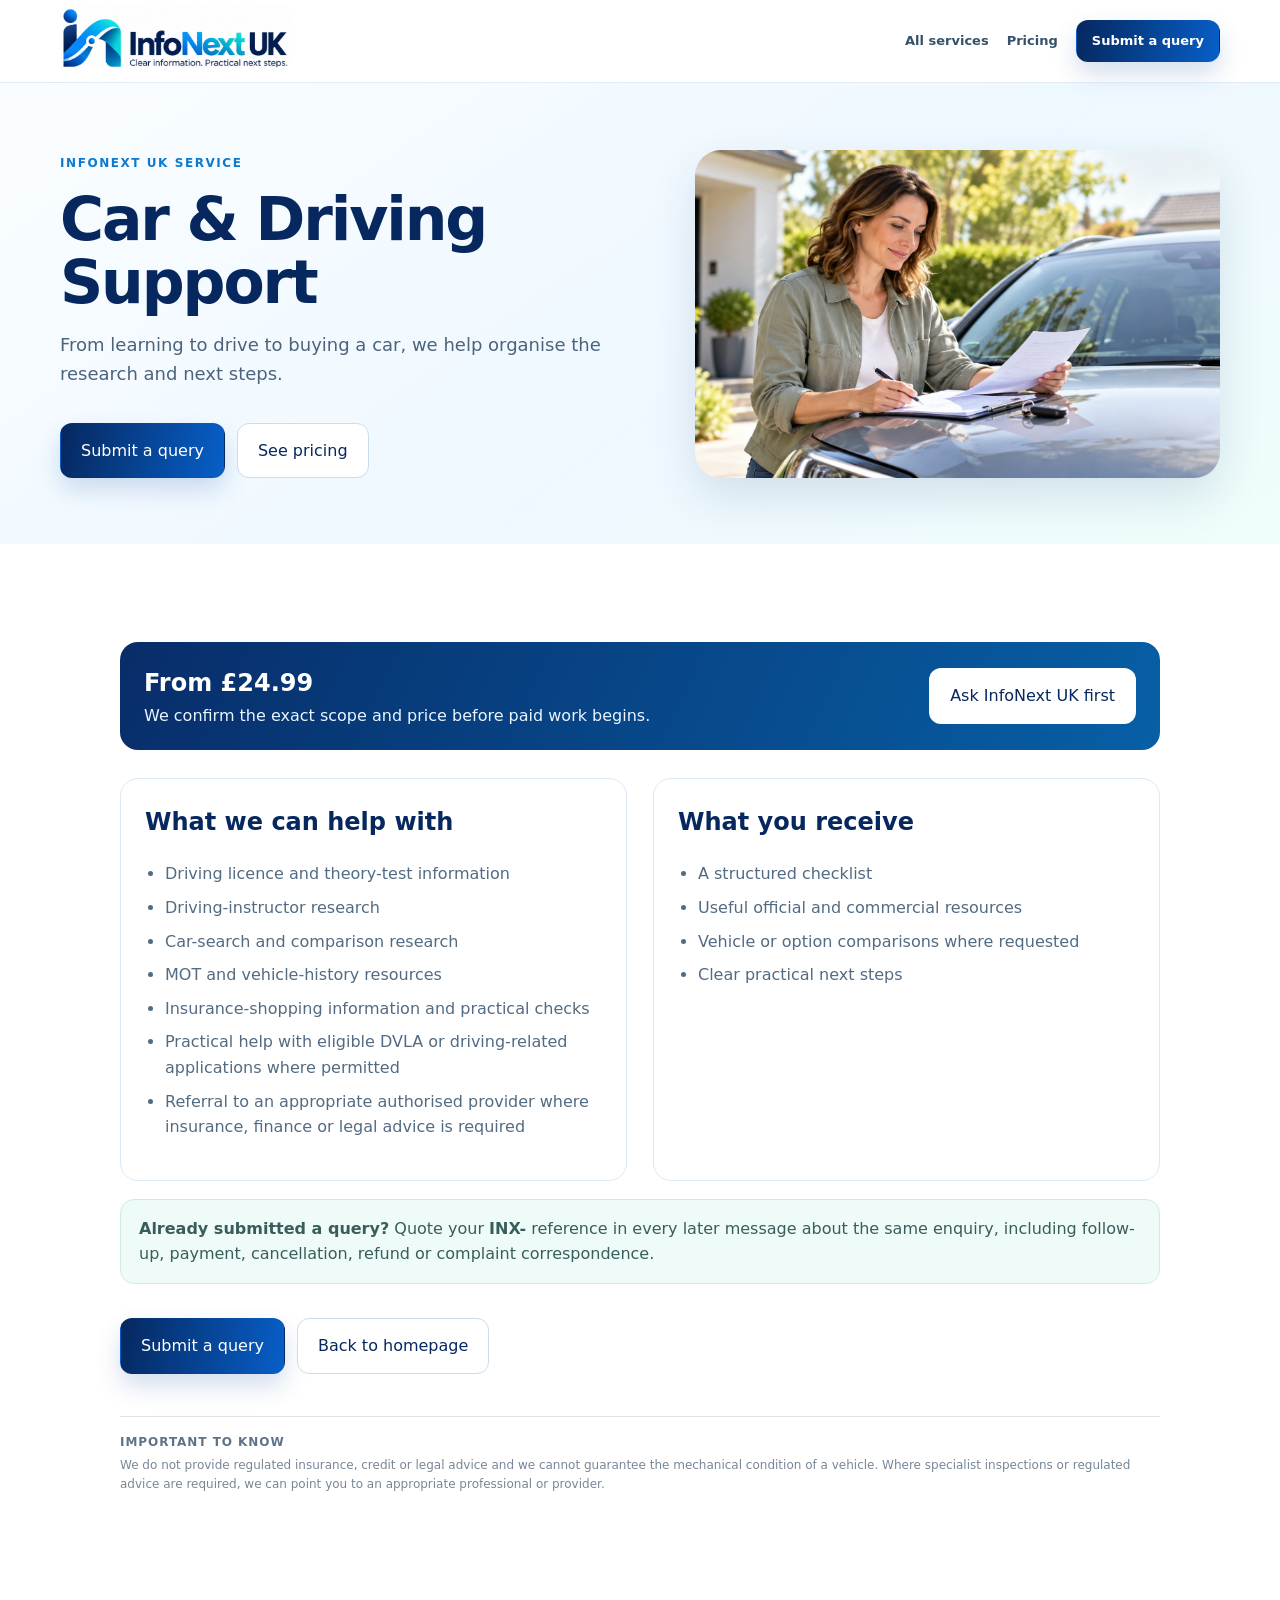
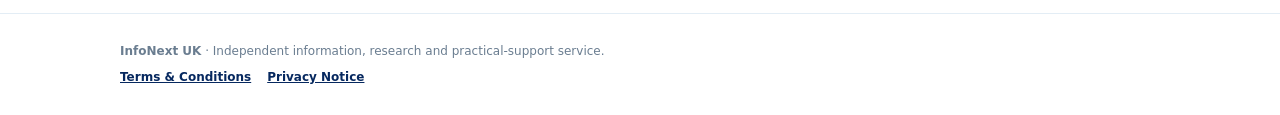
<file: car-driving-support.html>
<!doctype html>
<html lang="en-GB">
<head>
  <meta charset="utf-8" />
  <meta name="viewport" content="width=device-width, initial-scale=1" />
  <title>Car & Driving Support UK | InfoNext UK</title>
  <meta name="description" content="Practical UK support for driving, DVLA processes, learning to drive, car research, buying decisions and related next steps." />
  <meta name="robots" content="index,follow,max-image-preview:large,max-snippet:-1,max-video-preview:-1" />
  <link rel="canonical" href="https://infonextuk.co.uk/car-driving-support.html" />
  <link rel="alternate" hreflang="en-gb" href="https://infonextuk.co.uk/car-driving-support.html" />
  <link rel="alternate" hreflang="x-default" href="https://infonextuk.co.uk/car-driving-support.html" />
  <meta property="og:type" content="website" />
  <meta property="og:site_name" content="InfoNext UK" />
  <meta property="og:locale" content="en_GB" />
  <meta property="og:title" content="Car & Driving Support UK | InfoNext UK" />
  <meta property="og:description" content="Practical UK support for driving, DVLA processes, learning to drive, car research, buying decisions and related next steps." />
  <meta property="og:url" content="https://infonextuk.co.uk/car-driving-support.html" />
  <meta property="og:image" content="https://infonextuk.co.uk/assets/service-driving.jpg" />
  <meta property="og:image:alt" content="Car & Driving Support" />
  <meta name="twitter:card" content="summary_large_image" />
  <meta name="twitter:title" content="Car & Driving Support UK | InfoNext UK" />
  <meta name="twitter:description" content="Practical UK support for driving, DVLA processes, learning to drive, car research, buying decisions and related next steps." />
  <meta name="twitter:image" content="https://infonextuk.co.uk/assets/service-driving.jpg" />
  <script id="structured-data" type="application/ld+json">
    {
      "@context": "https://schema.org",
      "@graph": [
        {
          "@type": "Organization",
          "@id": "https://infonextuk.co.uk/#organization",
          "name": "InfoNext UK",
          "url": "https://infonextuk.co.uk/",
          "logo": {
            "@type": "ImageObject",
            "url": "https://infonextuk.co.uk/assets/infonext-logo.png"
          },
          "email": "hello@infonextuk.co.uk",
          "telephone": "+447345676448",
          "address": {
            "@type": "PostalAddress",
            "streetAddress": "Flat 3, 428-432 Bearwood Road",
            "addressLocality": "Smethwick",
            "addressRegion": "West Midlands",
            "postalCode": "B66 4EY",
            "addressCountry": "GB"
          },
          "sameAs": [
            "https://www.facebook.com/share/1JmBZc68DW/",
            "https://www.instagram.com/infonextuk"
          ]
        },
        {
          "@type": "WebPage",
          "@id": "https://infonextuk.co.uk/car-driving-support.html#webpage",
          "url": "https://infonextuk.co.uk/car-driving-support.html",
          "name": "Car & Driving Support UK | InfoNext UK",
          "description": "Practical UK support for driving, DVLA processes, learning to drive, car research, buying decisions and related next steps.",
          "isPartOf": {
            "@id": "https://infonextuk.co.uk/#website"
          },
          "about": {
            "@id": "https://infonextuk.co.uk/car-driving-support.html#service"
          },
          "inLanguage": "en-GB"
        },
        {
          "@type": "Service",
          "@id": "https://infonextuk.co.uk/car-driving-support.html#service",
          "name": "Car & Driving Support",
          "description": "Practical UK support for driving, DVLA processes, learning to drive, car research, buying decisions and related next steps.",
          "url": "https://infonextuk.co.uk/car-driving-support.html",
          "provider": {
            "@id": "https://infonextuk.co.uk/#organization"
          },
          "serviceType": "Car & Driving Support"
        },
        {
          "@type": "BreadcrumbList",
          "@id": "https://infonextuk.co.uk/car-driving-support.html#breadcrumb",
          "itemListElement": [
            {
              "@type": "ListItem",
              "position": 1,
              "name": "Home",
              "item": "https://infonextuk.co.uk/"
            },
            {
              "@type": "ListItem",
              "position": 2,
              "name": "Car & Driving Support",
              "item": "https://infonextuk.co.uk/car-driving-support.html"
            }
          ]
        }
      ]
    }
  </script>
<link rel="icon" type="image/png" href="assets/favicon.png" />
  <link rel="stylesheet" href="styles.css" />
</head>
<body>
  <header class="service-page-header">
    <div class="container service-page-nav">
      <a href="index.html" aria-label="InfoNext UK home"><img src="assets/infonext-logo.png" alt="InfoNext UK" /></a>
      <nav class="service-page-nav-links" aria-label="Service page navigation">
        <a href="index.html#services">All services</a>
        <a href="index.html#pricing">Pricing</a>
        <a class="btn btn-primary" href="index.html#contact">Submit a query</a>
      </nav>
    </div>
  </header>

  <main>
    <section class="service-detail-hero">
      <div class="container service-detail-grid">
        <div>
          <span class="eyebrow">InfoNext UK service</span>
          <h1>Car & Driving Support</h1>
          <p>From learning to drive to buying a car, we help organise the research and next steps.</p>
          <div class="service-cta">
            <a class="btn btn-primary" href="index.html#contact">Submit a query</a>
            <a class="btn btn-secondary" href="index.html#pricing">See pricing</a>
          </div>
        </div>
        <div class="service-detail-picture">
  <img src="assets/service-driving.jpg" alt="Car and Driving Support service"  fetchpriority="high" decoding="async" />
</div>
    </section>

    <section class="service-detail-main">
      <div class="service-detail-wrap">
        <div class="service-price-box">
          <div><strong>From £24.99</strong><p>We confirm the exact scope and price before paid work begins.</p></div>
          <a class="btn btn-light" href="index.html#contact">Ask InfoNext UK first</a>
        </div>

        <div class="service-detail-two">
          <article class="service-info-box">
            <h2>What we can help with</h2>
            <ul><li>Driving licence and theory-test information</li><li>Driving-instructor research</li><li>Car-search and comparison research</li><li>MOT and vehicle-history resources</li><li>Insurance-shopping information and practical checks</li><li>Practical help with eligible DVLA or driving-related applications where permitted</li><li>Referral to an appropriate authorised provider where insurance, finance or legal advice is required</li></ul>
          </article>
          <article class="service-info-box">
            <h2>What you receive</h2>
            <ul><li>A structured checklist</li><li>Useful official and commercial resources</li><li>Vehicle or option comparisons where requested</li><li>Clear practical next steps</li></ul>
          </article>
        </div>

        <div class="service-ref-note">
          <strong>Already submitted a query?</strong> Quote your <strong>INX-</strong> reference in every later message about the same enquiry, including follow-up, payment, cancellation, refund or complaint correspondence.
        </div>

        <div class="service-cta">
          <a class="btn btn-primary" href="index.html#contact">Submit a query</a>
          <a class="btn btn-secondary" href="index.html">Back to homepage</a>
        </div>

        <div class="service-boundary">
          <h3>Important to know</h3>
          <p>We do not provide regulated insurance, credit or legal advice and we cannot guarantee the mechanical condition of a vehicle. Where specialist inspections or regulated advice are required, we can point you to an appropriate professional or provider.</p>
        </div>
      </div>
    </section>
  </main>

  <footer class="service-page-footer">
    <div class="service-detail-wrap">
      <strong>InfoNext UK</strong> · Independent information, research and practical-support service.
      <div class="legal-links"><a href="terms.html">Terms & Conditions</a><a href="privacy.html">Privacy Notice</a></div>
    </div>
  </footer>
</body>
</html>
</file>
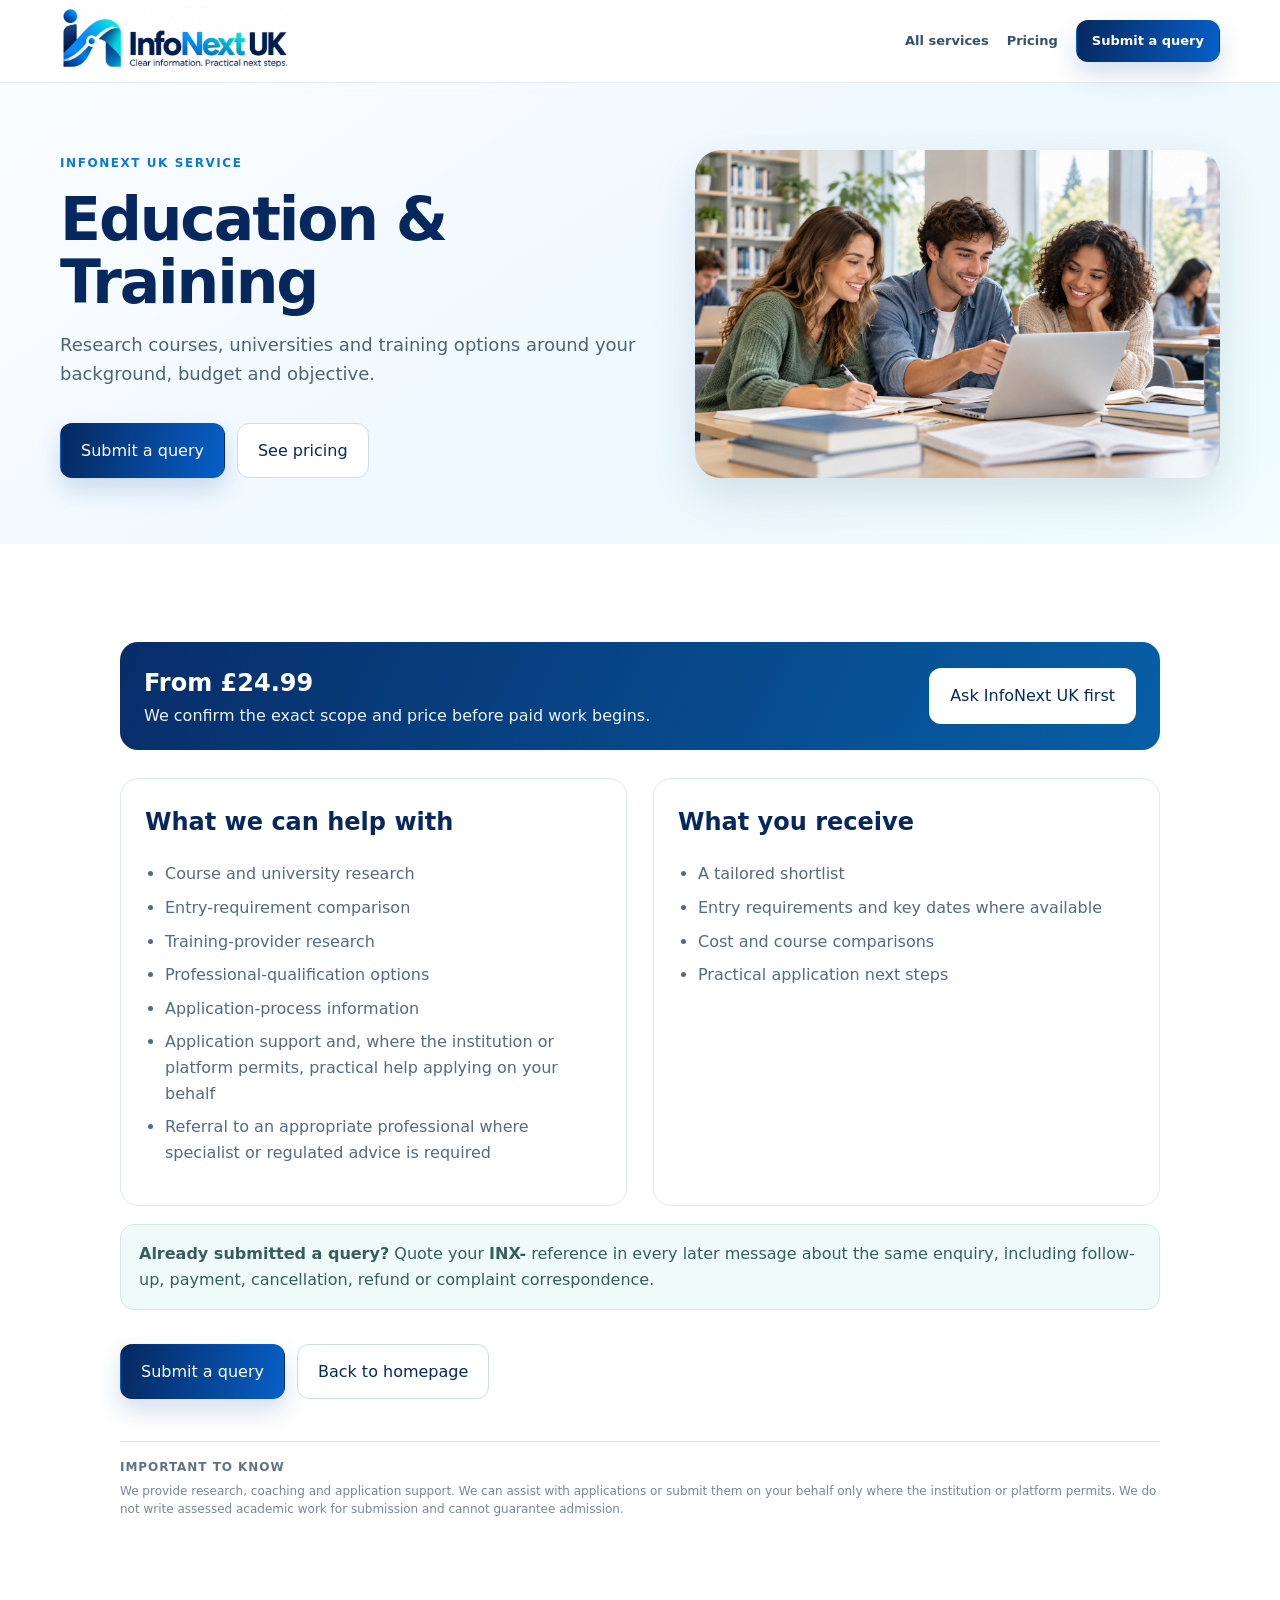
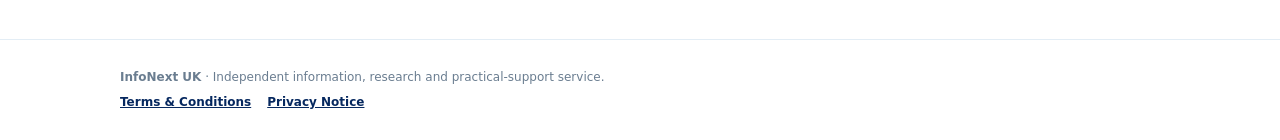
<file: education-training.html>
<!doctype html>
<html lang="en-GB">
<head>
  <meta charset="utf-8" />
  <meta name="viewport" content="width=device-width, initial-scale=1" />
  <title>Education & Training Research UK | InfoNext UK</title>
  <meta name="description" content="Research UK courses, universities and training options around your background, budget and goals, with practical application support." />
  <meta name="robots" content="index,follow,max-image-preview:large,max-snippet:-1,max-video-preview:-1" />
  <link rel="canonical" href="https://infonextuk.co.uk/education-training.html" />
  <link rel="alternate" hreflang="en-gb" href="https://infonextuk.co.uk/education-training.html" />
  <link rel="alternate" hreflang="x-default" href="https://infonextuk.co.uk/education-training.html" />
  <meta property="og:type" content="website" />
  <meta property="og:site_name" content="InfoNext UK" />
  <meta property="og:locale" content="en_GB" />
  <meta property="og:title" content="Education & Training Research UK | InfoNext UK" />
  <meta property="og:description" content="Research UK courses, universities and training options around your background, budget and goals, with practical application support." />
  <meta property="og:url" content="https://infonextuk.co.uk/education-training.html" />
  <meta property="og:image" content="https://infonextuk.co.uk/assets/service-education.jpg" />
  <meta property="og:image:alt" content="Education & Training" />
  <meta name="twitter:card" content="summary_large_image" />
  <meta name="twitter:title" content="Education & Training Research UK | InfoNext UK" />
  <meta name="twitter:description" content="Research UK courses, universities and training options around your background, budget and goals, with practical application support." />
  <meta name="twitter:image" content="https://infonextuk.co.uk/assets/service-education.jpg" />
  <script id="structured-data" type="application/ld+json">
    {
      "@context": "https://schema.org",
      "@graph": [
        {
          "@type": "Organization",
          "@id": "https://infonextuk.co.uk/#organization",
          "name": "InfoNext UK",
          "url": "https://infonextuk.co.uk/",
          "logo": {
            "@type": "ImageObject",
            "url": "https://infonextuk.co.uk/assets/infonext-logo.png"
          },
          "email": "hello@infonextuk.co.uk",
          "telephone": "+447345676448",
          "address": {
            "@type": "PostalAddress",
            "streetAddress": "Flat 3, 428-432 Bearwood Road",
            "addressLocality": "Smethwick",
            "addressRegion": "West Midlands",
            "postalCode": "B66 4EY",
            "addressCountry": "GB"
          },
          "sameAs": [
            "https://www.facebook.com/share/1JmBZc68DW/",
            "https://www.instagram.com/infonextuk"
          ]
        },
        {
          "@type": "WebPage",
          "@id": "https://infonextuk.co.uk/education-training.html#webpage",
          "url": "https://infonextuk.co.uk/education-training.html",
          "name": "Education & Training Research UK | InfoNext UK",
          "description": "Research UK courses, universities and training options around your background, budget and goals, with practical application support.",
          "isPartOf": {
            "@id": "https://infonextuk.co.uk/#website"
          },
          "about": {
            "@id": "https://infonextuk.co.uk/education-training.html#service"
          },
          "inLanguage": "en-GB"
        },
        {
          "@type": "Service",
          "@id": "https://infonextuk.co.uk/education-training.html#service",
          "name": "Education & Training",
          "description": "Research UK courses, universities and training options around your background, budget and goals, with practical application support.",
          "url": "https://infonextuk.co.uk/education-training.html",
          "provider": {
            "@id": "https://infonextuk.co.uk/#organization"
          },
          "serviceType": "Education & Training"
        },
        {
          "@type": "BreadcrumbList",
          "@id": "https://infonextuk.co.uk/education-training.html#breadcrumb",
          "itemListElement": [
            {
              "@type": "ListItem",
              "position": 1,
              "name": "Home",
              "item": "https://infonextuk.co.uk/"
            },
            {
              "@type": "ListItem",
              "position": 2,
              "name": "Education & Training",
              "item": "https://infonextuk.co.uk/education-training.html"
            }
          ]
        }
      ]
    }
  </script>
<link rel="icon" type="image/png" href="assets/favicon.png" />
  <link rel="stylesheet" href="styles.css" />
</head>
<body>
  <header class="service-page-header">
    <div class="container service-page-nav">
      <a href="index.html" aria-label="InfoNext UK home"><img src="assets/infonext-logo.png" alt="InfoNext UK" /></a>
      <nav class="service-page-nav-links" aria-label="Service page navigation">
        <a href="index.html#services">All services</a>
        <a href="index.html#pricing">Pricing</a>
        <a class="btn btn-primary" href="index.html#contact">Submit a query</a>
      </nav>
    </div>
  </header>

  <main>
    <section class="service-detail-hero">
      <div class="container service-detail-grid">
        <div>
          <span class="eyebrow">InfoNext UK service</span>
          <h1>Education & Training</h1>
          <p>Research courses, universities and training options around your background, budget and objective.</p>
          <div class="service-cta">
            <a class="btn btn-primary" href="index.html#contact">Submit a query</a>
            <a class="btn btn-secondary" href="index.html#pricing">See pricing</a>
          </div>
        </div>
        <div class="service-detail-picture">
  <img src="assets/service-education.jpg" alt="Education and Training service"  fetchpriority="high" decoding="async" />
</div>
    </section>

    <section class="service-detail-main">
      <div class="service-detail-wrap">
        <div class="service-price-box">
          <div><strong>From £24.99</strong><p>We confirm the exact scope and price before paid work begins.</p></div>
          <a class="btn btn-light" href="index.html#contact">Ask InfoNext UK first</a>
        </div>

        <div class="service-detail-two">
          <article class="service-info-box">
            <h2>What we can help with</h2>
            <ul><li>Course and university research</li><li>Entry-requirement comparison</li><li>Training-provider research</li><li>Professional-qualification options</li><li>Application-process information</li><li>Application support and, where the institution or platform permits, practical help applying on your behalf</li><li>Referral to an appropriate professional where specialist or regulated advice is required</li></ul>
          </article>
          <article class="service-info-box">
            <h2>What you receive</h2>
            <ul><li>A tailored shortlist</li><li>Entry requirements and key dates where available</li><li>Cost and course comparisons</li><li>Practical application next steps</li></ul>
          </article>
        </div>

        <div class="service-ref-note">
          <strong>Already submitted a query?</strong> Quote your <strong>INX-</strong> reference in every later message about the same enquiry, including follow-up, payment, cancellation, refund or complaint correspondence.
        </div>

        <div class="service-cta">
          <a class="btn btn-primary" href="index.html#contact">Submit a query</a>
          <a class="btn btn-secondary" href="index.html">Back to homepage</a>
        </div>

        <div class="service-boundary">
          <h3>Important to know</h3>
          <p>We provide research, coaching and application support. We can assist with applications or submit them on your behalf only where the institution or platform permits. We do not write assessed academic work for submission and cannot guarantee admission.</p>
        </div>
      </div>
    </section>
  </main>

  <footer class="service-page-footer">
    <div class="service-detail-wrap">
      <strong>InfoNext UK</strong> · Independent information, research and practical-support service.
      <div class="legal-links"><a href="terms.html">Terms & Conditions</a><a href="privacy.html">Privacy Notice</a></div>
    </div>
  </footer>
</body>
</html>
</file>
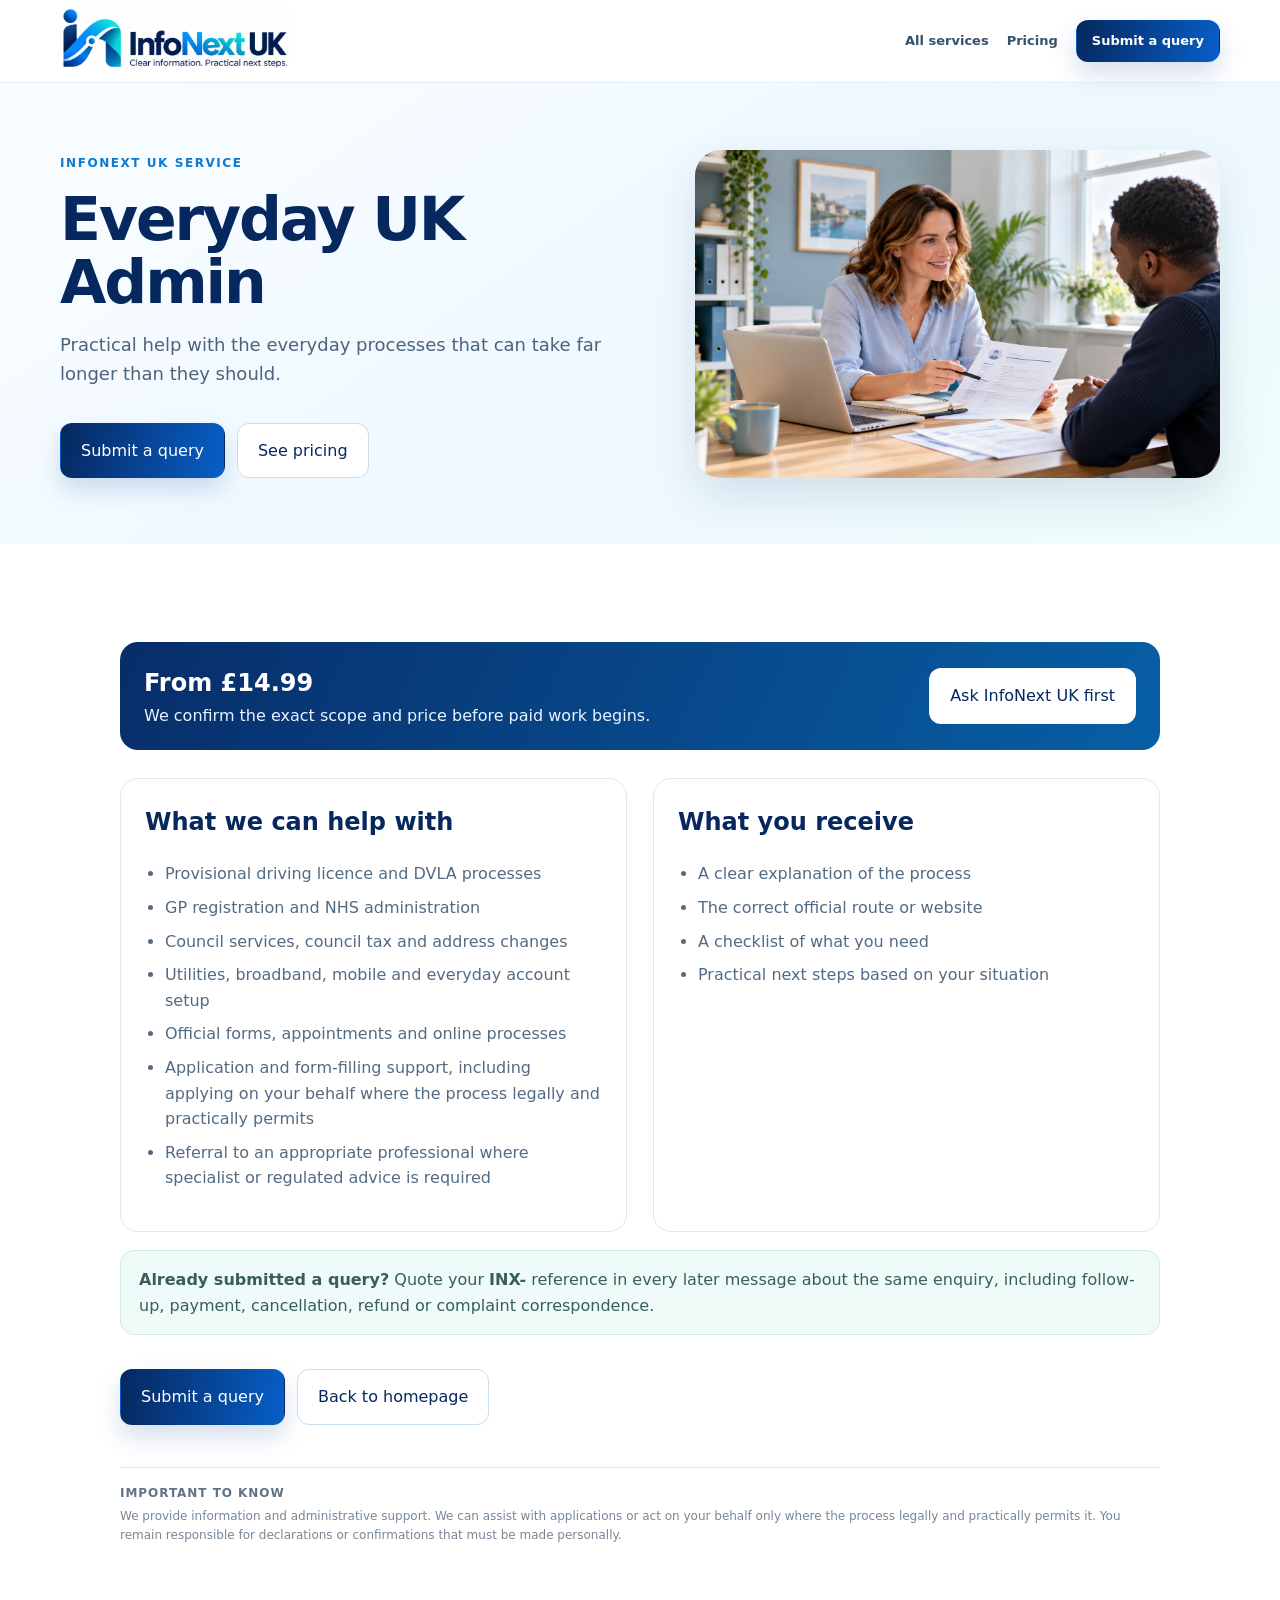
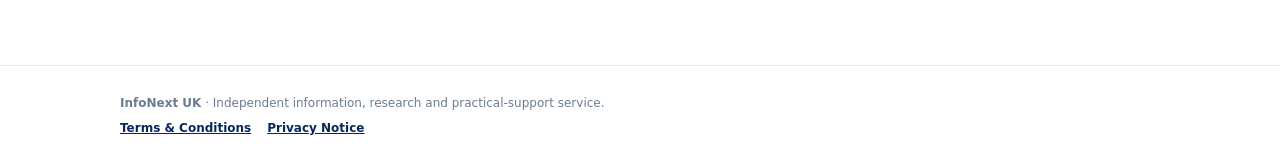
<file: everyday-uk-admin.html>
<!doctype html>
<html lang="en-GB">
<head>
  <meta charset="utf-8" />
  <meta name="viewport" content="width=device-width, initial-scale=1" />
  <title>Everyday UK Admin Help | InfoNext UK</title>
  <meta name="description" content="Practical support with everyday UK admin, forms, processes, registrations and next steps, with clear information before you spend more." />
  <meta name="robots" content="index,follow,max-image-preview:large,max-snippet:-1,max-video-preview:-1" />
  <link rel="canonical" href="https://infonextuk.co.uk/everyday-uk-admin.html" />
  <link rel="alternate" hreflang="en-gb" href="https://infonextuk.co.uk/everyday-uk-admin.html" />
  <link rel="alternate" hreflang="x-default" href="https://infonextuk.co.uk/everyday-uk-admin.html" />
  <meta property="og:type" content="website" />
  <meta property="og:site_name" content="InfoNext UK" />
  <meta property="og:locale" content="en_GB" />
  <meta property="og:title" content="Everyday UK Admin Help | InfoNext UK" />
  <meta property="og:description" content="Practical support with everyday UK admin, forms, processes, registrations and next steps, with clear information before you spend more." />
  <meta property="og:url" content="https://infonextuk.co.uk/everyday-uk-admin.html" />
  <meta property="og:image" content="https://infonextuk.co.uk/assets/service-admin.jpg" />
  <meta property="og:image:alt" content="Everyday UK Admin" />
  <meta name="twitter:card" content="summary_large_image" />
  <meta name="twitter:title" content="Everyday UK Admin Help | InfoNext UK" />
  <meta name="twitter:description" content="Practical support with everyday UK admin, forms, processes, registrations and next steps, with clear information before you spend more." />
  <meta name="twitter:image" content="https://infonextuk.co.uk/assets/service-admin.jpg" />
  <script id="structured-data" type="application/ld+json">
    {
      "@context": "https://schema.org",
      "@graph": [
        {
          "@type": "Organization",
          "@id": "https://infonextuk.co.uk/#organization",
          "name": "InfoNext UK",
          "url": "https://infonextuk.co.uk/",
          "logo": {
            "@type": "ImageObject",
            "url": "https://infonextuk.co.uk/assets/infonext-logo.png"
          },
          "email": "hello@infonextuk.co.uk",
          "telephone": "+447345676448",
          "address": {
            "@type": "PostalAddress",
            "streetAddress": "Flat 3, 428-432 Bearwood Road",
            "addressLocality": "Smethwick",
            "addressRegion": "West Midlands",
            "postalCode": "B66 4EY",
            "addressCountry": "GB"
          },
          "sameAs": [
            "https://www.facebook.com/share/1JmBZc68DW/",
            "https://www.instagram.com/infonextuk"
          ]
        },
        {
          "@type": "WebPage",
          "@id": "https://infonextuk.co.uk/everyday-uk-admin.html#webpage",
          "url": "https://infonextuk.co.uk/everyday-uk-admin.html",
          "name": "Everyday UK Admin Help | InfoNext UK",
          "description": "Practical support with everyday UK admin, forms, processes, registrations and next steps, with clear information before you spend more.",
          "isPartOf": {
            "@id": "https://infonextuk.co.uk/#website"
          },
          "about": {
            "@id": "https://infonextuk.co.uk/everyday-uk-admin.html#service"
          },
          "inLanguage": "en-GB"
        },
        {
          "@type": "Service",
          "@id": "https://infonextuk.co.uk/everyday-uk-admin.html#service",
          "name": "Everyday UK Admin",
          "description": "Practical support with everyday UK admin, forms, processes, registrations and next steps, with clear information before you spend more.",
          "url": "https://infonextuk.co.uk/everyday-uk-admin.html",
          "provider": {
            "@id": "https://infonextuk.co.uk/#organization"
          },
          "serviceType": "Everyday UK Admin"
        },
        {
          "@type": "BreadcrumbList",
          "@id": "https://infonextuk.co.uk/everyday-uk-admin.html#breadcrumb",
          "itemListElement": [
            {
              "@type": "ListItem",
              "position": 1,
              "name": "Home",
              "item": "https://infonextuk.co.uk/"
            },
            {
              "@type": "ListItem",
              "position": 2,
              "name": "Everyday UK Admin",
              "item": "https://infonextuk.co.uk/everyday-uk-admin.html"
            }
          ]
        }
      ]
    }
  </script>
<link rel="icon" type="image/png" href="assets/favicon.png" />
  <link rel="stylesheet" href="styles.css" />
</head>
<body>
  <header class="service-page-header">
    <div class="container service-page-nav">
      <a href="index.html" aria-label="InfoNext UK home"><img src="assets/infonext-logo.png" alt="InfoNext UK" /></a>
      <nav class="service-page-nav-links" aria-label="Service page navigation">
        <a href="index.html#services">All services</a>
        <a href="index.html#pricing">Pricing</a>
        <a class="btn btn-primary" href="index.html#contact">Submit a query</a>
      </nav>
    </div>
  </header>

  <main>
    <section class="service-detail-hero">
      <div class="container service-detail-grid">
        <div>
          <span class="eyebrow">InfoNext UK service</span>
          <h1>Everyday UK Admin</h1>
          <p>Practical help with the everyday processes that can take far longer than they should.</p>
          <div class="service-cta">
            <a class="btn btn-primary" href="index.html#contact">Submit a query</a>
            <a class="btn btn-secondary" href="index.html#pricing">See pricing</a>
          </div>
        </div>
        <div class="service-detail-picture">
  <img src="assets/service-admin.jpg" alt="Everyday UK Admin service"  fetchpriority="high" decoding="async" />
</div>
    </section>

    <section class="service-detail-main">
      <div class="service-detail-wrap">
        <div class="service-price-box">
          <div><strong>From £14.99</strong><p>We confirm the exact scope and price before paid work begins.</p></div>
          <a class="btn btn-light" href="index.html#contact">Ask InfoNext UK first</a>
        </div>

        <div class="service-detail-two">
          <article class="service-info-box">
            <h2>What we can help with</h2>
            <ul><li>Provisional driving licence and DVLA processes</li><li>GP registration and NHS administration</li><li>Council services, council tax and address changes</li><li>Utilities, broadband, mobile and everyday account setup</li><li>Official forms, appointments and online processes</li><li>Application and form-filling support, including applying on your behalf where the process legally and practically permits</li><li>Referral to an appropriate professional where specialist or regulated advice is required</li></ul>
          </article>
          <article class="service-info-box">
            <h2>What you receive</h2>
            <ul><li>A clear explanation of the process</li><li>The correct official route or website</li><li>A checklist of what you need</li><li>Practical next steps based on your situation</li></ul>
          </article>
        </div>

        <div class="service-ref-note">
          <strong>Already submitted a query?</strong> Quote your <strong>INX-</strong> reference in every later message about the same enquiry, including follow-up, payment, cancellation, refund or complaint correspondence.
        </div>

        <div class="service-cta">
          <a class="btn btn-primary" href="index.html#contact">Submit a query</a>
          <a class="btn btn-secondary" href="index.html">Back to homepage</a>
        </div>

        <div class="service-boundary">
          <h3>Important to know</h3>
          <p>We provide information and administrative support. We can assist with applications or act on your behalf only where the process legally and practically permits it. You remain responsible for declarations or confirmations that must be made personally.</p>
        </div>
      </div>
    </section>
  </main>

  <footer class="service-page-footer">
    <div class="service-detail-wrap">
      <strong>InfoNext UK</strong> · Independent information, research and practical-support service.
      <div class="legal-links"><a href="terms.html">Terms & Conditions</a><a href="privacy.html">Privacy Notice</a></div>
    </div>
  </footer>
</body>
</html>
</file>
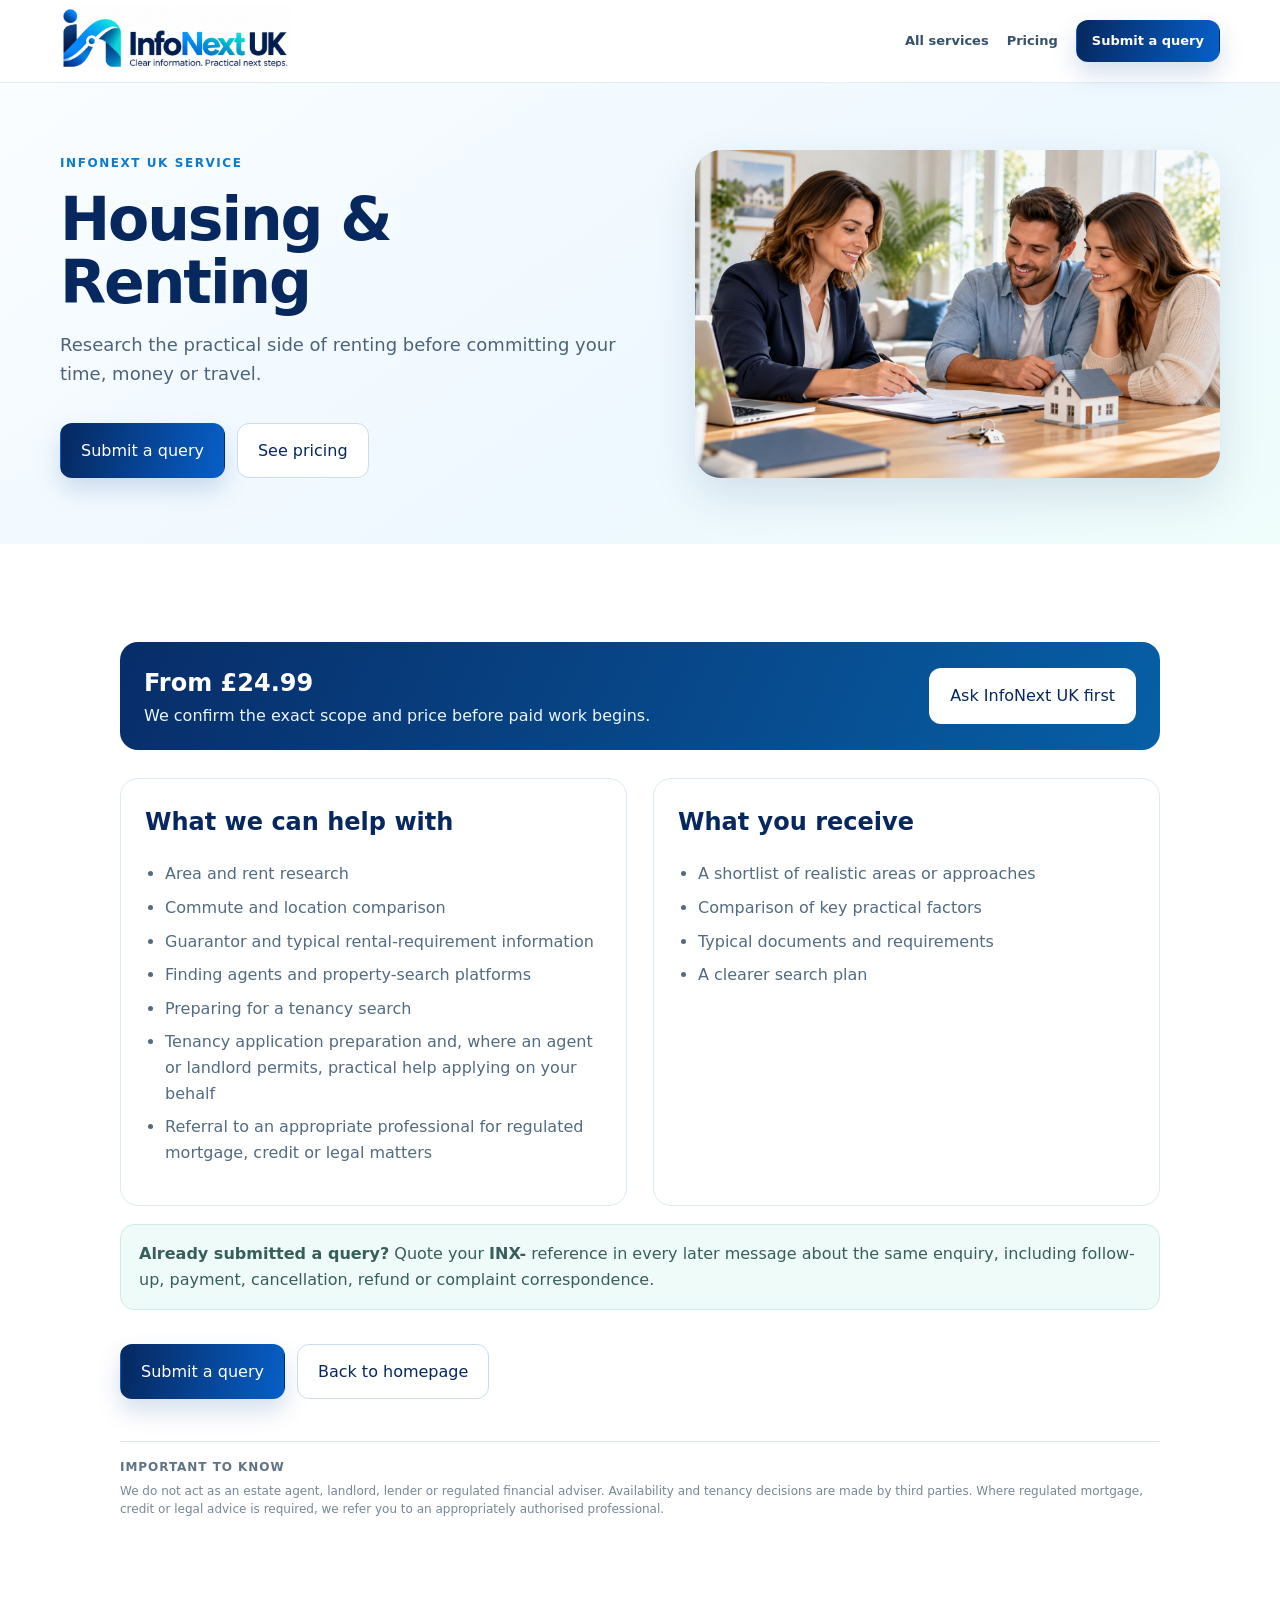
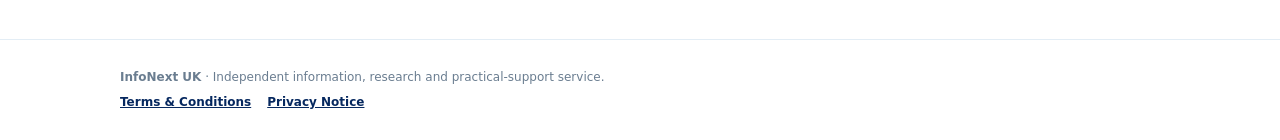
<file: housing-renting.html>
<!doctype html>
<html lang="en-GB">
<head>
  <meta charset="utf-8" />
  <meta name="viewport" content="width=device-width, initial-scale=1" />
  <title>Housing & Renting Research UK | InfoNext UK</title>
  <meta name="description" content="Practical research and support for UK renting, housing searches, tenancy preparation, area comparisons and next-step planning." />
  <meta name="robots" content="index,follow,max-image-preview:large,max-snippet:-1,max-video-preview:-1" />
  <link rel="canonical" href="https://infonextuk.co.uk/housing-renting.html" />
  <link rel="alternate" hreflang="en-gb" href="https://infonextuk.co.uk/housing-renting.html" />
  <link rel="alternate" hreflang="x-default" href="https://infonextuk.co.uk/housing-renting.html" />
  <meta property="og:type" content="website" />
  <meta property="og:site_name" content="InfoNext UK" />
  <meta property="og:locale" content="en_GB" />
  <meta property="og:title" content="Housing & Renting Research UK | InfoNext UK" />
  <meta property="og:description" content="Practical research and support for UK renting, housing searches, tenancy preparation, area comparisons and next-step planning." />
  <meta property="og:url" content="https://infonextuk.co.uk/housing-renting.html" />
  <meta property="og:image" content="https://infonextuk.co.uk/assets/service-housing.jpg" />
  <meta property="og:image:alt" content="Housing & Renting" />
  <meta name="twitter:card" content="summary_large_image" />
  <meta name="twitter:title" content="Housing & Renting Research UK | InfoNext UK" />
  <meta name="twitter:description" content="Practical research and support for UK renting, housing searches, tenancy preparation, area comparisons and next-step planning." />
  <meta name="twitter:image" content="https://infonextuk.co.uk/assets/service-housing.jpg" />
  <script id="structured-data" type="application/ld+json">
    {
      "@context": "https://schema.org",
      "@graph": [
        {
          "@type": "Organization",
          "@id": "https://infonextuk.co.uk/#organization",
          "name": "InfoNext UK",
          "url": "https://infonextuk.co.uk/",
          "logo": {
            "@type": "ImageObject",
            "url": "https://infonextuk.co.uk/assets/infonext-logo.png"
          },
          "email": "hello@infonextuk.co.uk",
          "telephone": "+447345676448",
          "address": {
            "@type": "PostalAddress",
            "streetAddress": "Flat 3, 428-432 Bearwood Road",
            "addressLocality": "Smethwick",
            "addressRegion": "West Midlands",
            "postalCode": "B66 4EY",
            "addressCountry": "GB"
          },
          "sameAs": [
            "https://www.facebook.com/share/1JmBZc68DW/",
            "https://www.instagram.com/infonextuk"
          ]
        },
        {
          "@type": "WebPage",
          "@id": "https://infonextuk.co.uk/housing-renting.html#webpage",
          "url": "https://infonextuk.co.uk/housing-renting.html",
          "name": "Housing & Renting Research UK | InfoNext UK",
          "description": "Practical research and support for UK renting, housing searches, tenancy preparation, area comparisons and next-step planning.",
          "isPartOf": {
            "@id": "https://infonextuk.co.uk/#website"
          },
          "about": {
            "@id": "https://infonextuk.co.uk/housing-renting.html#service"
          },
          "inLanguage": "en-GB"
        },
        {
          "@type": "Service",
          "@id": "https://infonextuk.co.uk/housing-renting.html#service",
          "name": "Housing & Renting",
          "description": "Practical research and support for UK renting, housing searches, tenancy preparation, area comparisons and next-step planning.",
          "url": "https://infonextuk.co.uk/housing-renting.html",
          "provider": {
            "@id": "https://infonextuk.co.uk/#organization"
          },
          "serviceType": "Housing & Renting"
        },
        {
          "@type": "BreadcrumbList",
          "@id": "https://infonextuk.co.uk/housing-renting.html#breadcrumb",
          "itemListElement": [
            {
              "@type": "ListItem",
              "position": 1,
              "name": "Home",
              "item": "https://infonextuk.co.uk/"
            },
            {
              "@type": "ListItem",
              "position": 2,
              "name": "Housing & Renting",
              "item": "https://infonextuk.co.uk/housing-renting.html"
            }
          ]
        }
      ]
    }
  </script>
<link rel="icon" type="image/png" href="assets/favicon.png" />
  <link rel="stylesheet" href="styles.css" />
</head>
<body>
  <header class="service-page-header">
    <div class="container service-page-nav">
      <a href="index.html" aria-label="InfoNext UK home"><img src="assets/infonext-logo.png" alt="InfoNext UK" /></a>
      <nav class="service-page-nav-links" aria-label="Service page navigation">
        <a href="index.html#services">All services</a>
        <a href="index.html#pricing">Pricing</a>
        <a class="btn btn-primary" href="index.html#contact">Submit a query</a>
      </nav>
    </div>
  </header>

  <main>
    <section class="service-detail-hero">
      <div class="container service-detail-grid">
        <div>
          <span class="eyebrow">InfoNext UK service</span>
          <h1>Housing & Renting</h1>
          <p>Research the practical side of renting before committing your time, money or travel.</p>
          <div class="service-cta">
            <a class="btn btn-primary" href="index.html#contact">Submit a query</a>
            <a class="btn btn-secondary" href="index.html#pricing">See pricing</a>
          </div>
        </div>
        <div class="service-detail-picture">
  <img src="assets/service-housing.jpg" alt="Housing and Renting service"  fetchpriority="high" decoding="async" />
</div>
    </section>

    <section class="service-detail-main">
      <div class="service-detail-wrap">
        <div class="service-price-box">
          <div><strong>From £24.99</strong><p>We confirm the exact scope and price before paid work begins.</p></div>
          <a class="btn btn-light" href="index.html#contact">Ask InfoNext UK first</a>
        </div>

        <div class="service-detail-two">
          <article class="service-info-box">
            <h2>What we can help with</h2>
            <ul><li>Area and rent research</li><li>Commute and location comparison</li><li>Guarantor and typical rental-requirement information</li><li>Finding agents and property-search platforms</li><li>Preparing for a tenancy search</li><li>Tenancy application preparation and, where an agent or landlord permits, practical help applying on your behalf</li><li>Referral to an appropriate professional for regulated mortgage, credit or legal matters</li></ul>
          </article>
          <article class="service-info-box">
            <h2>What you receive</h2>
            <ul><li>A shortlist of realistic areas or approaches</li><li>Comparison of key practical factors</li><li>Typical documents and requirements</li><li>A clearer search plan</li></ul>
          </article>
        </div>

        <div class="service-ref-note">
          <strong>Already submitted a query?</strong> Quote your <strong>INX-</strong> reference in every later message about the same enquiry, including follow-up, payment, cancellation, refund or complaint correspondence.
        </div>

        <div class="service-cta">
          <a class="btn btn-primary" href="index.html#contact">Submit a query</a>
          <a class="btn btn-secondary" href="index.html">Back to homepage</a>
        </div>

        <div class="service-boundary">
          <h3>Important to know</h3>
          <p>We do not act as an estate agent, landlord, lender or regulated financial adviser. Availability and tenancy decisions are made by third parties. Where regulated mortgage, credit or legal advice is required, we refer you to an appropriately authorised professional.</p>
        </div>
      </div>
    </section>
  </main>

  <footer class="service-page-footer">
    <div class="service-detail-wrap">
      <strong>InfoNext UK</strong> · Independent information, research and practical-support service.
      <div class="legal-links"><a href="terms.html">Terms & Conditions</a><a href="privacy.html">Privacy Notice</a></div>
    </div>
  </footer>
</body>
</html>
</file>
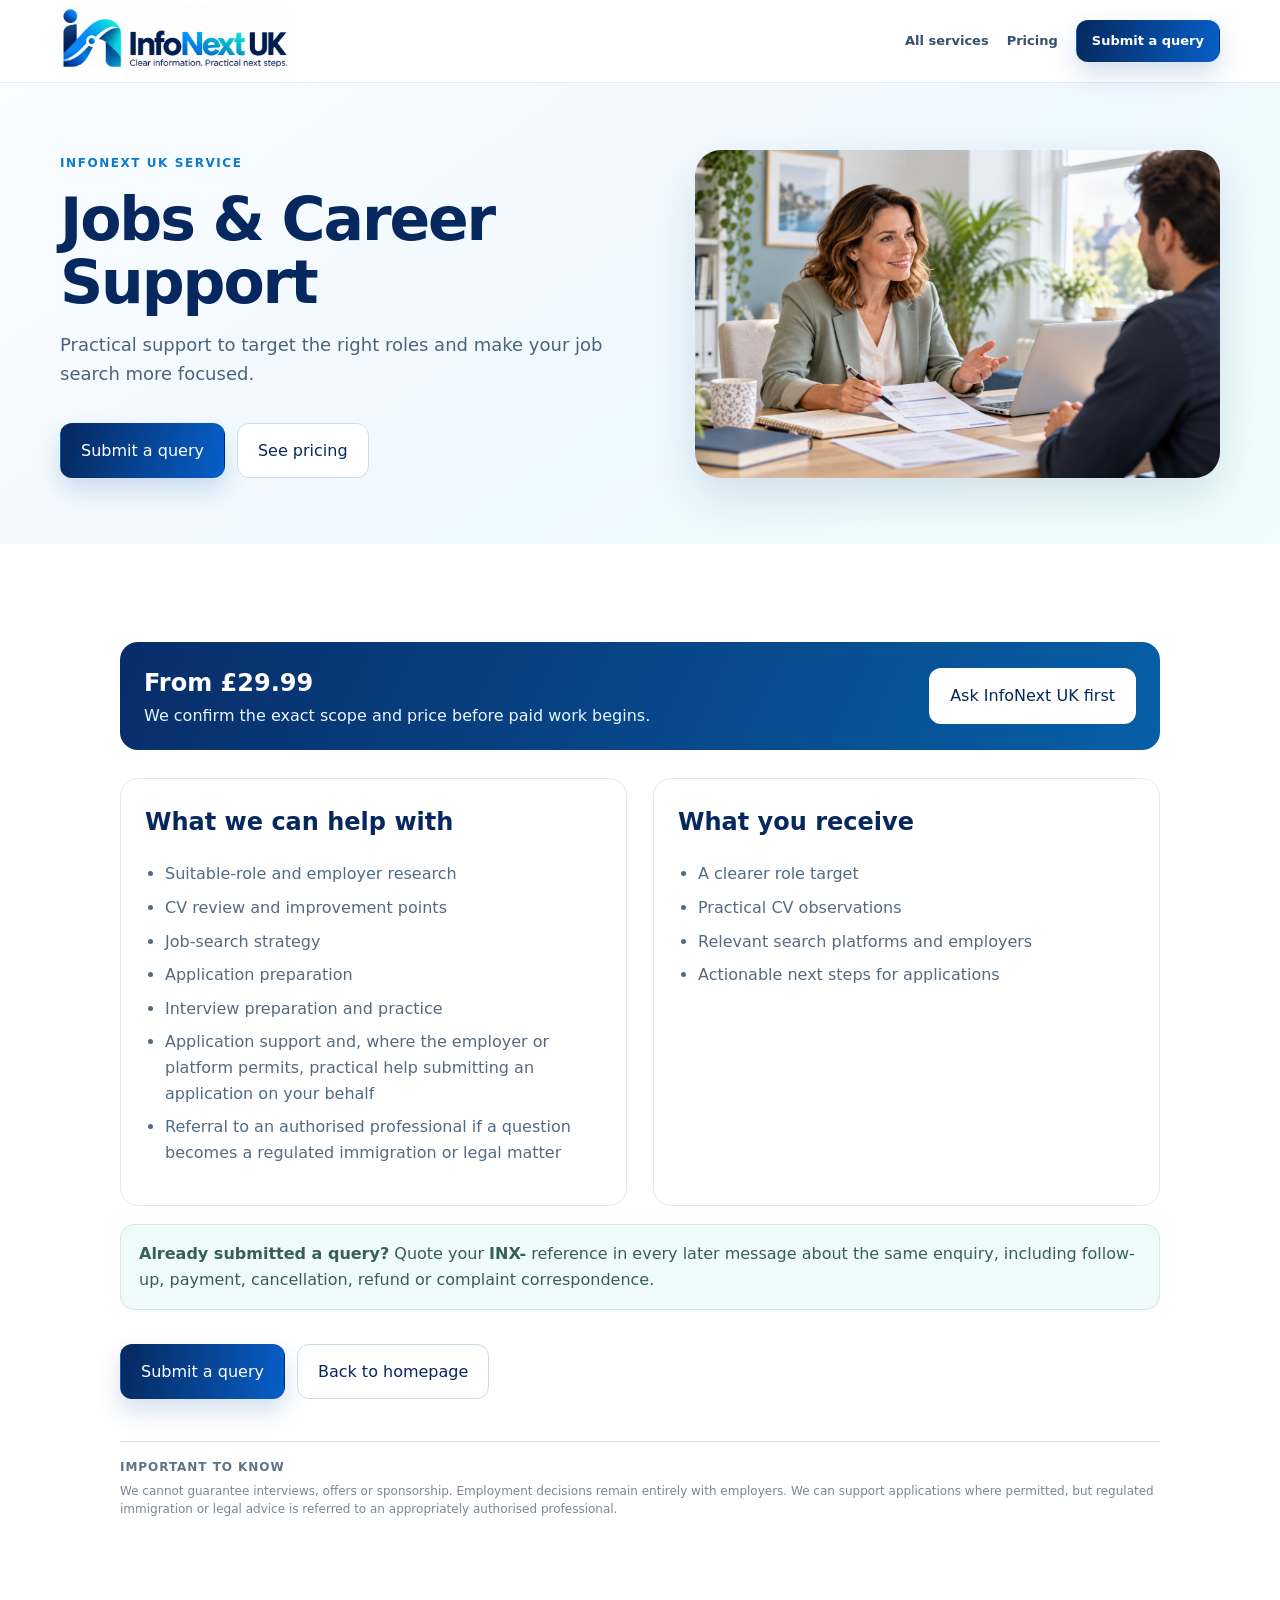
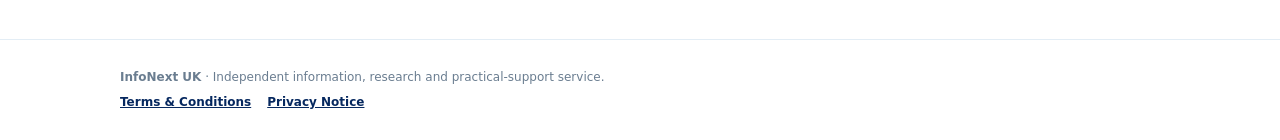
<file: jobs-career-support.html>
<!doctype html>
<html lang="en-GB">
<head>
  <meta charset="utf-8" />
  <meta name="viewport" content="width=device-width, initial-scale=1" />
  <title>Jobs & Career Support UK | InfoNext UK</title>
  <meta name="description" content="Practical UK job-search support including role research, CV and application preparation, interview support and focused next steps." />
  <meta name="robots" content="index,follow,max-image-preview:large,max-snippet:-1,max-video-preview:-1" />
  <link rel="canonical" href="https://infonextuk.co.uk/jobs-career-support.html" />
  <link rel="alternate" hreflang="en-gb" href="https://infonextuk.co.uk/jobs-career-support.html" />
  <link rel="alternate" hreflang="x-default" href="https://infonextuk.co.uk/jobs-career-support.html" />
  <meta property="og:type" content="website" />
  <meta property="og:site_name" content="InfoNext UK" />
  <meta property="og:locale" content="en_GB" />
  <meta property="og:title" content="Jobs & Career Support UK | InfoNext UK" />
  <meta property="og:description" content="Practical UK job-search support including role research, CV and application preparation, interview support and focused next steps." />
  <meta property="og:url" content="https://infonextuk.co.uk/jobs-career-support.html" />
  <meta property="og:image" content="https://infonextuk.co.uk/assets/service-jobs.jpg" />
  <meta property="og:image:alt" content="Jobs & Career Support" />
  <meta name="twitter:card" content="summary_large_image" />
  <meta name="twitter:title" content="Jobs & Career Support UK | InfoNext UK" />
  <meta name="twitter:description" content="Practical UK job-search support including role research, CV and application preparation, interview support and focused next steps." />
  <meta name="twitter:image" content="https://infonextuk.co.uk/assets/service-jobs.jpg" />
  <script id="structured-data" type="application/ld+json">
    {
      "@context": "https://schema.org",
      "@graph": [
        {
          "@type": "Organization",
          "@id": "https://infonextuk.co.uk/#organization",
          "name": "InfoNext UK",
          "url": "https://infonextuk.co.uk/",
          "logo": {
            "@type": "ImageObject",
            "url": "https://infonextuk.co.uk/assets/infonext-logo.png"
          },
          "email": "hello@infonextuk.co.uk",
          "telephone": "+447345676448",
          "address": {
            "@type": "PostalAddress",
            "streetAddress": "Flat 3, 428-432 Bearwood Road",
            "addressLocality": "Smethwick",
            "addressRegion": "West Midlands",
            "postalCode": "B66 4EY",
            "addressCountry": "GB"
          },
          "sameAs": [
            "https://www.facebook.com/share/1JmBZc68DW/",
            "https://www.instagram.com/infonextuk"
          ]
        },
        {
          "@type": "WebPage",
          "@id": "https://infonextuk.co.uk/jobs-career-support.html#webpage",
          "url": "https://infonextuk.co.uk/jobs-career-support.html",
          "name": "Jobs & Career Support UK | InfoNext UK",
          "description": "Practical UK job-search support including role research, CV and application preparation, interview support and focused next steps.",
          "isPartOf": {
            "@id": "https://infonextuk.co.uk/#website"
          },
          "about": {
            "@id": "https://infonextuk.co.uk/jobs-career-support.html#service"
          },
          "inLanguage": "en-GB"
        },
        {
          "@type": "Service",
          "@id": "https://infonextuk.co.uk/jobs-career-support.html#service",
          "name": "Jobs & Career Support",
          "description": "Practical UK job-search support including role research, CV and application preparation, interview support and focused next steps.",
          "url": "https://infonextuk.co.uk/jobs-career-support.html",
          "provider": {
            "@id": "https://infonextuk.co.uk/#organization"
          },
          "serviceType": "Jobs & Career Support"
        },
        {
          "@type": "BreadcrumbList",
          "@id": "https://infonextuk.co.uk/jobs-career-support.html#breadcrumb",
          "itemListElement": [
            {
              "@type": "ListItem",
              "position": 1,
              "name": "Home",
              "item": "https://infonextuk.co.uk/"
            },
            {
              "@type": "ListItem",
              "position": 2,
              "name": "Jobs & Career Support",
              "item": "https://infonextuk.co.uk/jobs-career-support.html"
            }
          ]
        }
      ]
    }
  </script>
<link rel="icon" type="image/png" href="assets/favicon.png" />
  <link rel="stylesheet" href="styles.css" />
</head>
<body>
  <header class="service-page-header">
    <div class="container service-page-nav">
      <a href="index.html" aria-label="InfoNext UK home"><img src="assets/infonext-logo.png" alt="InfoNext UK" /></a>
      <nav class="service-page-nav-links" aria-label="Service page navigation">
        <a href="index.html#services">All services</a>
        <a href="index.html#pricing">Pricing</a>
        <a class="btn btn-primary" href="index.html#contact">Submit a query</a>
      </nav>
    </div>
  </header>

  <main>
    <section class="service-detail-hero">
      <div class="container service-detail-grid">
        <div>
          <span class="eyebrow">InfoNext UK service</span>
          <h1>Jobs & Career Support</h1>
          <p>Practical support to target the right roles and make your job search more focused.</p>
          <div class="service-cta">
            <a class="btn btn-primary" href="index.html#contact">Submit a query</a>
            <a class="btn btn-secondary" href="index.html#pricing">See pricing</a>
          </div>
        </div>
        <div class="service-detail-picture">
  <img src="assets/service-jobs.jpg" alt="Jobs and Career Support service"  fetchpriority="high" decoding="async" />
</div>
    </section>

    <section class="service-detail-main">
      <div class="service-detail-wrap">
        <div class="service-price-box">
          <div><strong>From £29.99</strong><p>We confirm the exact scope and price before paid work begins.</p></div>
          <a class="btn btn-light" href="index.html#contact">Ask InfoNext UK first</a>
        </div>

        <div class="service-detail-two">
          <article class="service-info-box">
            <h2>What we can help with</h2>
            <ul><li>Suitable-role and employer research</li><li>CV review and improvement points</li><li>Job-search strategy</li><li>Application preparation</li><li>Interview preparation and practice</li><li>Application support and, where the employer or platform permits, practical help submitting an application on your behalf</li><li>Referral to an authorised professional if a question becomes a regulated immigration or legal matter</li></ul>
          </article>
          <article class="service-info-box">
            <h2>What you receive</h2>
            <ul><li>A clearer role target</li><li>Practical CV observations</li><li>Relevant search platforms and employers</li><li>Actionable next steps for applications</li></ul>
          </article>
        </div>

        <div class="service-ref-note">
          <strong>Already submitted a query?</strong> Quote your <strong>INX-</strong> reference in every later message about the same enquiry, including follow-up, payment, cancellation, refund or complaint correspondence.
        </div>

        <div class="service-cta">
          <a class="btn btn-primary" href="index.html#contact">Submit a query</a>
          <a class="btn btn-secondary" href="index.html">Back to homepage</a>
        </div>

        <div class="service-boundary">
          <h3>Important to know</h3>
          <p>We cannot guarantee interviews, offers or sponsorship. Employment decisions remain entirely with employers. We can support applications where permitted, but regulated immigration or legal advice is referred to an appropriately authorised professional.</p>
        </div>
      </div>
    </section>
  </main>

  <footer class="service-page-footer">
    <div class="service-detail-wrap">
      <strong>InfoNext UK</strong> · Independent information, research and practical-support service.
      <div class="legal-links"><a href="terms.html">Terms & Conditions</a><a href="privacy.html">Privacy Notice</a></div>
    </div>
  </footer>
</body>
</html>
</file>
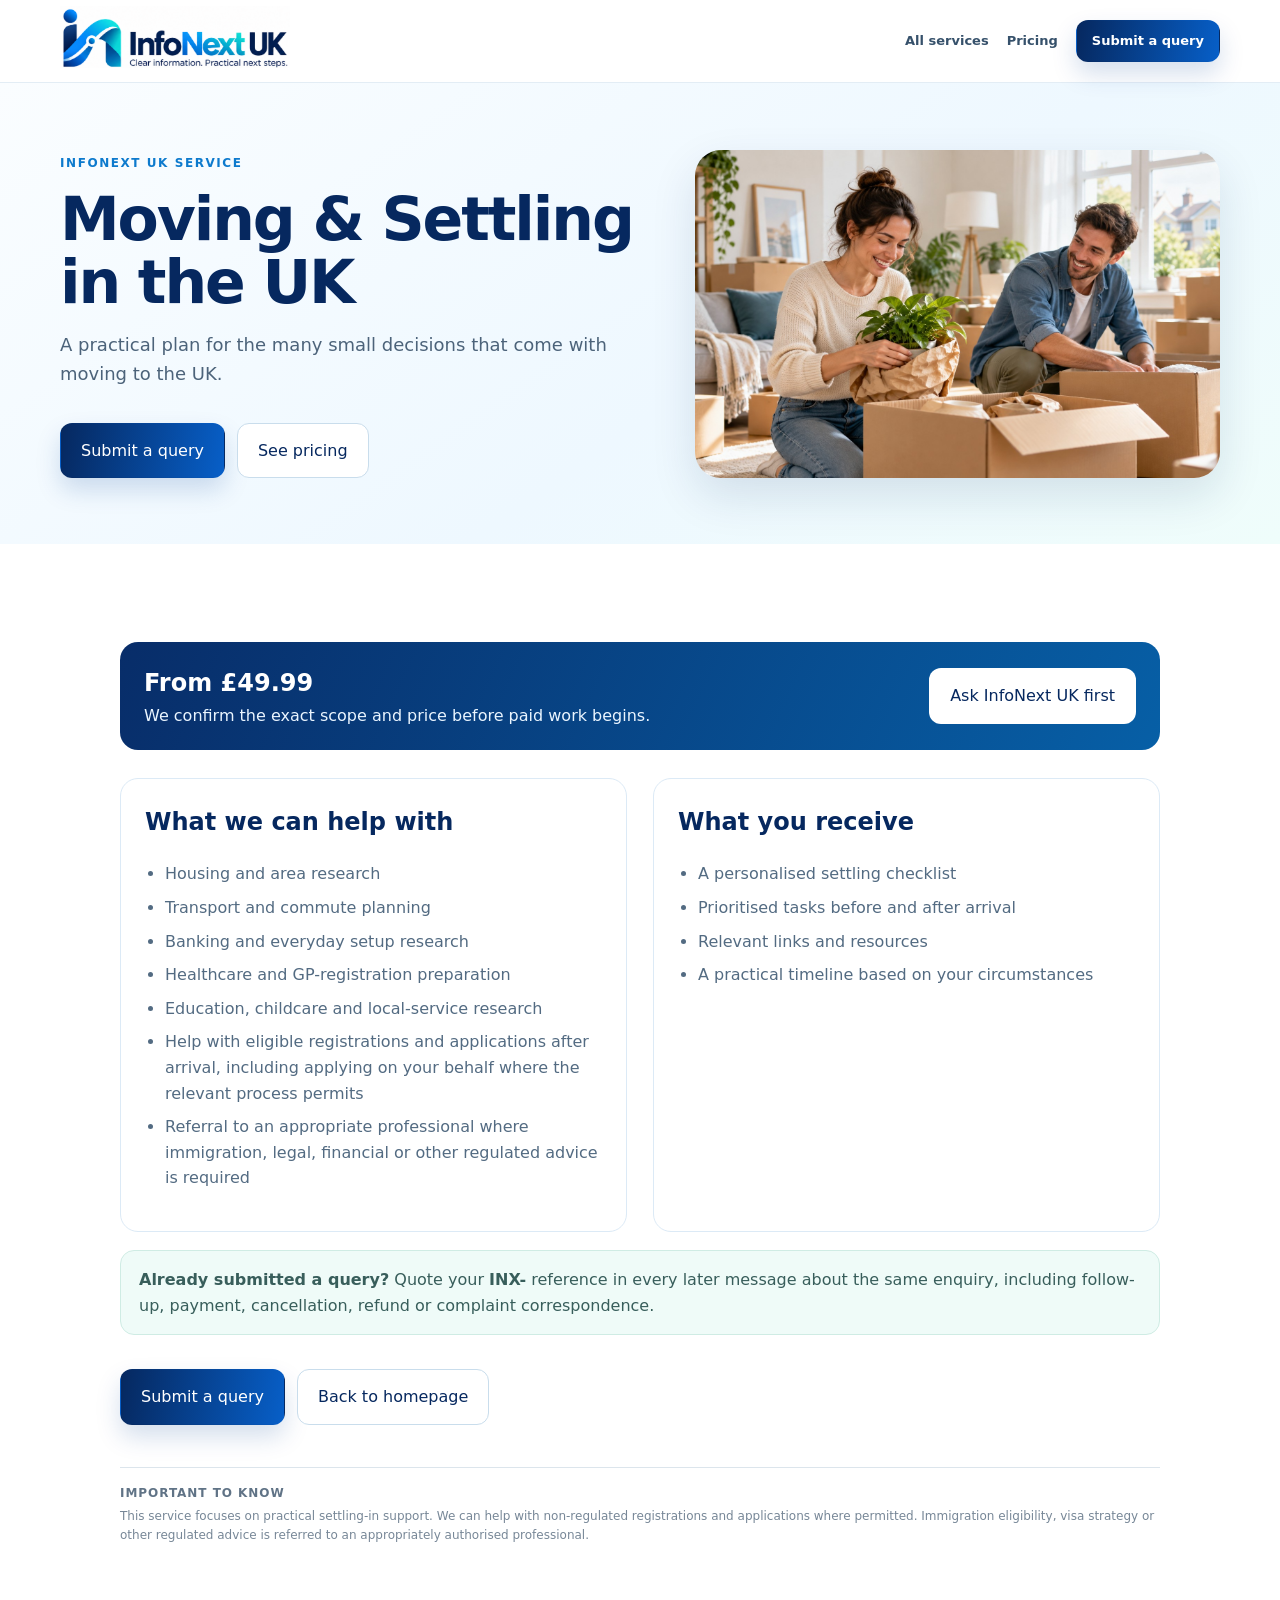
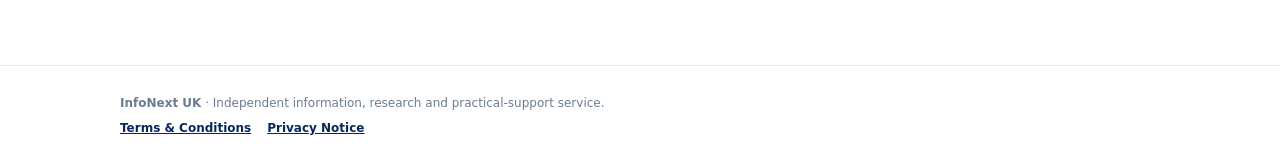
<file: moving-settling-uk.html>
<!doctype html>
<html lang="en-GB">
<head>
  <meta charset="utf-8" />
  <meta name="viewport" content="width=device-width, initial-scale=1" />
  <title>Moving & Settling in the UK | InfoNext UK</title>
  <meta name="description" content="Practical support for moving to and settling in the UK, including planning, research, registrations, housing, transport and everyday setup." />
  <meta name="robots" content="index,follow,max-image-preview:large,max-snippet:-1,max-video-preview:-1" />
  <link rel="canonical" href="https://infonextuk.co.uk/moving-settling-uk.html" />
  <link rel="alternate" hreflang="en-gb" href="https://infonextuk.co.uk/moving-settling-uk.html" />
  <link rel="alternate" hreflang="x-default" href="https://infonextuk.co.uk/moving-settling-uk.html" />
  <meta property="og:type" content="website" />
  <meta property="og:site_name" content="InfoNext UK" />
  <meta property="og:locale" content="en_GB" />
  <meta property="og:title" content="Moving & Settling in the UK | InfoNext UK" />
  <meta property="og:description" content="Practical support for moving to and settling in the UK, including planning, research, registrations, housing, transport and everyday setup." />
  <meta property="og:url" content="https://infonextuk.co.uk/moving-settling-uk.html" />
  <meta property="og:image" content="https://infonextuk.co.uk/assets/service-moving.jpg" />
  <meta property="og:image:alt" content="Moving & Settling in the UK" />
  <meta name="twitter:card" content="summary_large_image" />
  <meta name="twitter:title" content="Moving & Settling in the UK | InfoNext UK" />
  <meta name="twitter:description" content="Practical support for moving to and settling in the UK, including planning, research, registrations, housing, transport and everyday setup." />
  <meta name="twitter:image" content="https://infonextuk.co.uk/assets/service-moving.jpg" />
  <script id="structured-data" type="application/ld+json">
    {
      "@context": "https://schema.org",
      "@graph": [
        {
          "@type": "Organization",
          "@id": "https://infonextuk.co.uk/#organization",
          "name": "InfoNext UK",
          "url": "https://infonextuk.co.uk/",
          "logo": {
            "@type": "ImageObject",
            "url": "https://infonextuk.co.uk/assets/infonext-logo.png"
          },
          "email": "hello@infonextuk.co.uk",
          "telephone": "+447345676448",
          "address": {
            "@type": "PostalAddress",
            "streetAddress": "Flat 3, 428-432 Bearwood Road",
            "addressLocality": "Smethwick",
            "addressRegion": "West Midlands",
            "postalCode": "B66 4EY",
            "addressCountry": "GB"
          },
          "sameAs": [
            "https://www.facebook.com/share/1JmBZc68DW/",
            "https://www.instagram.com/infonextuk"
          ]
        },
        {
          "@type": "WebPage",
          "@id": "https://infonextuk.co.uk/moving-settling-uk.html#webpage",
          "url": "https://infonextuk.co.uk/moving-settling-uk.html",
          "name": "Moving & Settling in the UK | InfoNext UK",
          "description": "Practical support for moving to and settling in the UK, including planning, research, registrations, housing, transport and everyday setup.",
          "isPartOf": {
            "@id": "https://infonextuk.co.uk/#website"
          },
          "about": {
            "@id": "https://infonextuk.co.uk/moving-settling-uk.html#service"
          },
          "inLanguage": "en-GB"
        },
        {
          "@type": "Service",
          "@id": "https://infonextuk.co.uk/moving-settling-uk.html#service",
          "name": "Moving & Settling in the UK",
          "description": "Practical support for moving to and settling in the UK, including planning, research, registrations, housing, transport and everyday setup.",
          "url": "https://infonextuk.co.uk/moving-settling-uk.html",
          "provider": {
            "@id": "https://infonextuk.co.uk/#organization"
          },
          "serviceType": "Moving & Settling in the UK"
        },
        {
          "@type": "BreadcrumbList",
          "@id": "https://infonextuk.co.uk/moving-settling-uk.html#breadcrumb",
          "itemListElement": [
            {
              "@type": "ListItem",
              "position": 1,
              "name": "Home",
              "item": "https://infonextuk.co.uk/"
            },
            {
              "@type": "ListItem",
              "position": 2,
              "name": "Moving & Settling in the UK",
              "item": "https://infonextuk.co.uk/moving-settling-uk.html"
            }
          ]
        }
      ]
    }
  </script>
<link rel="icon" type="image/png" href="assets/favicon.png" />
  <link rel="stylesheet" href="styles.css" />
</head>
<body>
  <header class="service-page-header">
    <div class="container service-page-nav">
      <a href="index.html" aria-label="InfoNext UK home"><img src="assets/infonext-logo.png" alt="InfoNext UK" /></a>
      <nav class="service-page-nav-links" aria-label="Service page navigation">
        <a href="index.html#services">All services</a>
        <a href="index.html#pricing">Pricing</a>
        <a class="btn btn-primary" href="index.html#contact">Submit a query</a>
      </nav>
    </div>
  </header>

  <main>
    <section class="service-detail-hero">
      <div class="container service-detail-grid">
        <div>
          <span class="eyebrow">InfoNext UK service</span>
          <h1>Moving & Settling in the UK</h1>
          <p>A practical plan for the many small decisions that come with moving to the UK.</p>
          <div class="service-cta">
            <a class="btn btn-primary" href="index.html#contact">Submit a query</a>
            <a class="btn btn-secondary" href="index.html#pricing">See pricing</a>
          </div>
        </div>
        <div class="service-detail-picture">
  <img src="assets/service-moving.jpg" alt="Moving and Settling in the UK service"  fetchpriority="high" decoding="async" />
</div>
    </section>

    <section class="service-detail-main">
      <div class="service-detail-wrap">
        <div class="service-price-box">
          <div><strong>From £49.99</strong><p>We confirm the exact scope and price before paid work begins.</p></div>
          <a class="btn btn-light" href="index.html#contact">Ask InfoNext UK first</a>
        </div>

        <div class="service-detail-two">
          <article class="service-info-box">
            <h2>What we can help with</h2>
            <ul><li>Housing and area research</li><li>Transport and commute planning</li><li>Banking and everyday setup research</li><li>Healthcare and GP-registration preparation</li><li>Education, childcare and local-service research</li><li>Help with eligible registrations and applications after arrival, including applying on your behalf where the relevant process permits</li><li>Referral to an appropriate professional where immigration, legal, financial or other regulated advice is required</li></ul>
          </article>
          <article class="service-info-box">
            <h2>What you receive</h2>
            <ul><li>A personalised settling checklist</li><li>Prioritised tasks before and after arrival</li><li>Relevant links and resources</li><li>A practical timeline based on your circumstances</li></ul>
          </article>
        </div>

        <div class="service-ref-note">
          <strong>Already submitted a query?</strong> Quote your <strong>INX-</strong> reference in every later message about the same enquiry, including follow-up, payment, cancellation, refund or complaint correspondence.
        </div>

        <div class="service-cta">
          <a class="btn btn-primary" href="index.html#contact">Submit a query</a>
          <a class="btn btn-secondary" href="index.html">Back to homepage</a>
        </div>

        <div class="service-boundary">
          <h3>Important to know</h3>
          <p>This service focuses on practical settling-in support. We can help with non-regulated registrations and applications where permitted. Immigration eligibility, visa strategy or other regulated advice is referred to an appropriately authorised professional.</p>
        </div>
      </div>
    </section>
  </main>

  <footer class="service-page-footer">
    <div class="service-detail-wrap">
      <strong>InfoNext UK</strong> · Independent information, research and practical-support service.
      <div class="legal-links"><a href="terms.html">Terms & Conditions</a><a href="privacy.html">Privacy Notice</a></div>
    </div>
  </footer>
</body>
</html>
</file>
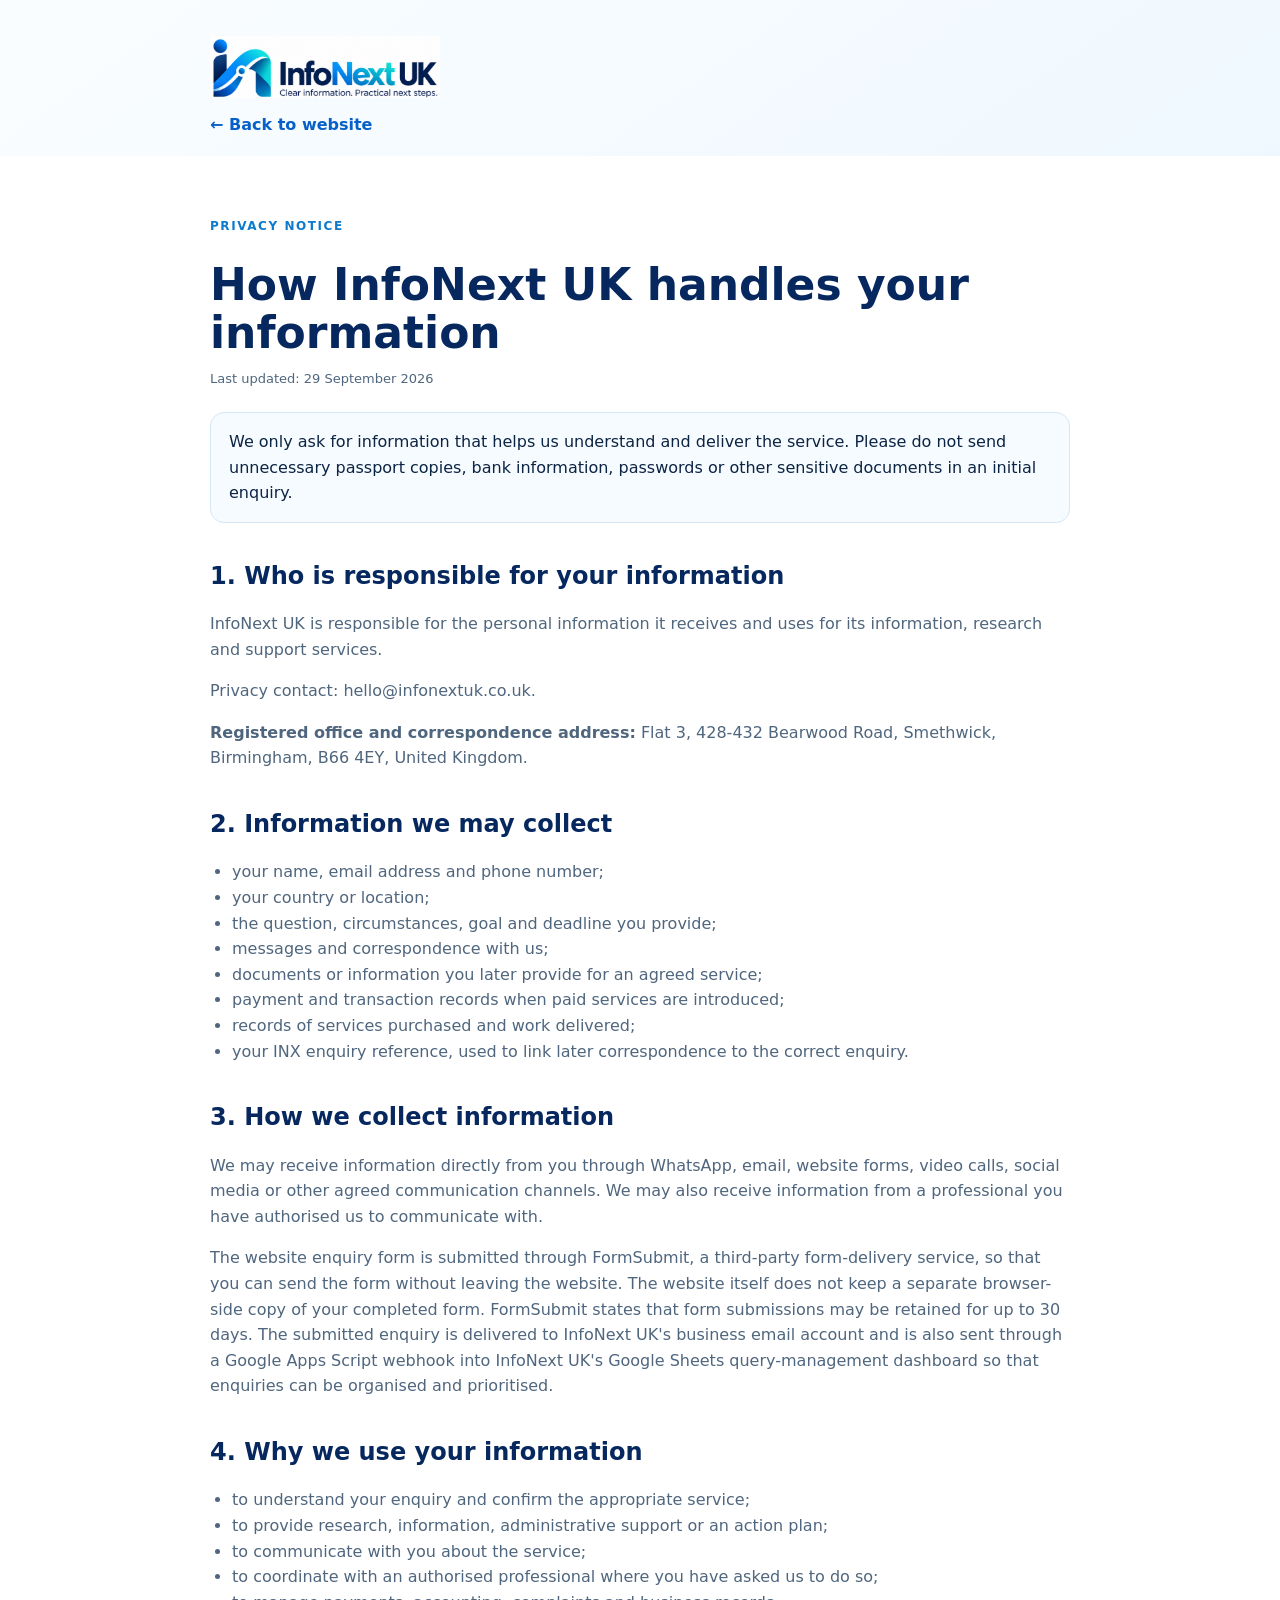
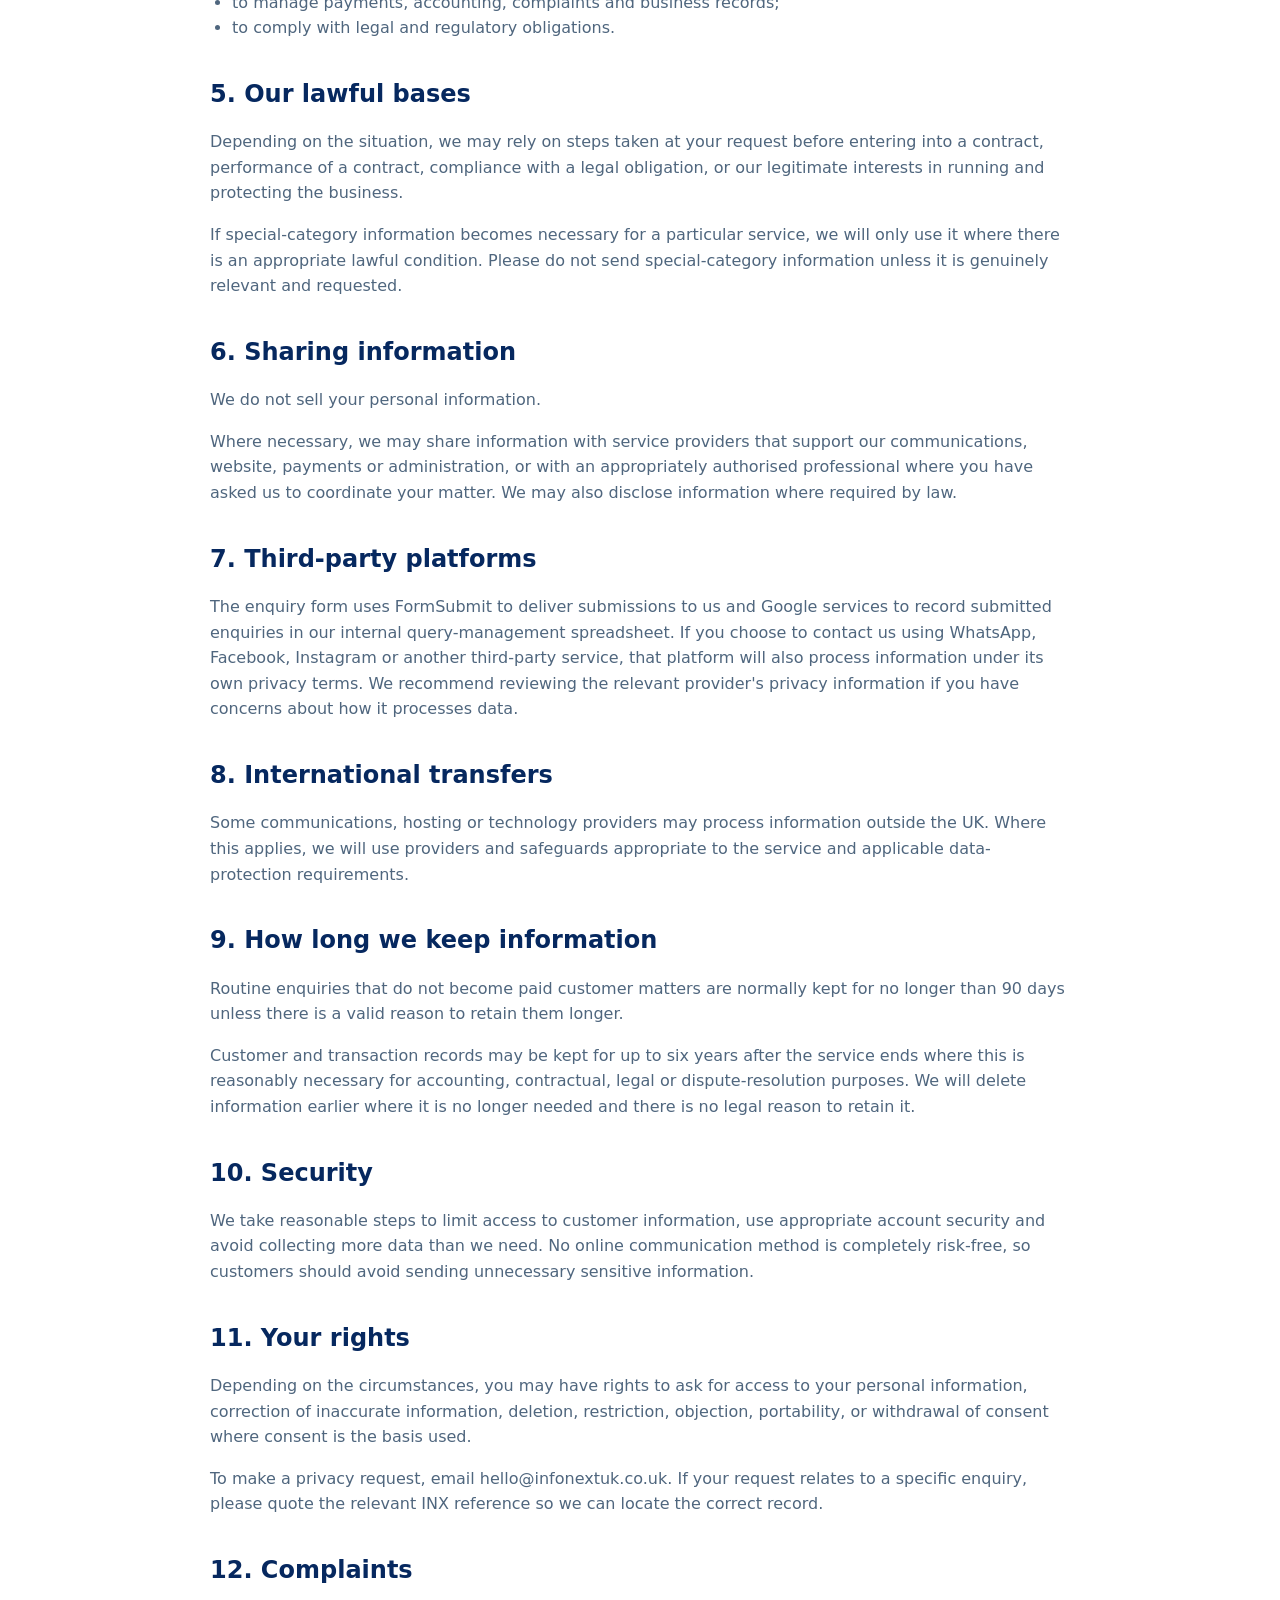
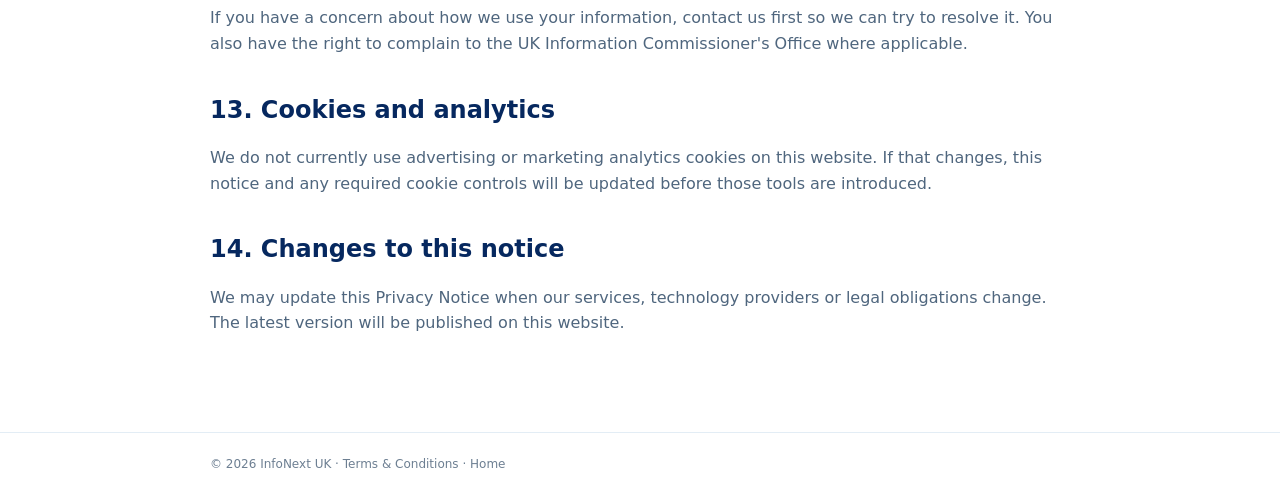
<file: privacy.html>
<!doctype html>
<html lang="en-GB">
<head>
  <meta charset="utf-8" />
  <meta name="viewport" content="width=device-width, initial-scale=1" />
  <title>Privacy Notice | InfoNext UK</title>
  <meta name="description" content="Read how InfoNext UK collects, uses, stores and protects personal information provided through our website and services." />
  <meta name="robots" content="index,follow,max-image-preview:large,max-snippet:-1,max-video-preview:-1" />
  <link rel="canonical" href="https://infonextuk.co.uk/privacy.html" />
  <link rel="alternate" hreflang="en-gb" href="https://infonextuk.co.uk/privacy.html" />
  <link rel="alternate" hreflang="x-default" href="https://infonextuk.co.uk/privacy.html" />
  <meta property="og:type" content="website" />
  <meta property="og:site_name" content="InfoNext UK" />
  <meta property="og:locale" content="en_GB" />
  <meta property="og:title" content="Privacy Notice | InfoNext UK" />
  <meta property="og:description" content="Read how InfoNext UK collects, uses, stores and protects personal information provided through our website and services." />
  <meta property="og:url" content="https://infonextuk.co.uk/privacy.html" />
  <meta property="og:image" content="https://infonextuk.co.uk/assets/infonext-logo.png" />
  <meta property="og:image:alt" content="InfoNext UK" />
  <meta name="twitter:card" content="summary_large_image" />
  <meta name="twitter:title" content="Privacy Notice | InfoNext UK" />
  <meta name="twitter:description" content="Read how InfoNext UK collects, uses, stores and protects personal information provided through our website and services." />
  <meta name="twitter:image" content="https://infonextuk.co.uk/assets/infonext-logo.png" />
  <script id="structured-data" type="application/ld+json">
    {
      "@context": "https://schema.org",
      "@graph": [
        {
          "@type": "Organization",
          "@id": "https://infonextuk.co.uk/#organization",
          "name": "InfoNext UK",
          "url": "https://infonextuk.co.uk/",
          "logo": {
            "@type": "ImageObject",
            "url": "https://infonextuk.co.uk/assets/infonext-logo.png"
          },
          "email": "hello@infonextuk.co.uk",
          "telephone": "+447345676448",
          "address": {
            "@type": "PostalAddress",
            "streetAddress": "Flat 3, 428-432 Bearwood Road",
            "addressLocality": "Smethwick",
            "addressRegion": "West Midlands",
            "postalCode": "B66 4EY",
            "addressCountry": "GB"
          },
          "sameAs": [
            "https://www.facebook.com/share/1JmBZc68DW/",
            "https://www.instagram.com/infonextuk"
          ]
        },
        {
          "@type": "WebPage",
          "@id": "https://infonextuk.co.uk/privacy.html#webpage",
          "url": "https://infonextuk.co.uk/privacy.html",
          "name": "Privacy Notice | InfoNext UK",
          "description": "Read how InfoNext UK collects, uses, stores and protects personal information provided through our website and services.",
          "isPartOf": {
            "@id": "https://infonextuk.co.uk/#website"
          },
          "publisher": {
            "@id": "https://infonextuk.co.uk/#organization"
          },
          "inLanguage": "en-GB"
        }
      ]
    }
  </script>
<link rel="icon" type="image/png" href="assets/favicon.png" />
  <link rel="stylesheet" href="styles.css" />
</head>
<body>
  <header class="legal-header">
    <div class="legal-wrap">
      <a class="brand" href="index.html" aria-label="InfoNext UK home"><img src="assets/infonext-logo.png" alt="InfoNext UK" /></a>
      <a class="legal-back" href="index.html">← Back to website</a>
    </div>
  </header>

  <main class="legal-main">
    <article class="legal-wrap">
      <span class="eyebrow">Privacy Notice</span>
      <h1>How InfoNext UK handles your information</h1>
      <p class="legal-meta">Last updated: 29 September 2026</p>

      <div class="legal-note">
        We only ask for information that helps us understand and deliver the service. Please do not send unnecessary passport copies, bank information, passwords or other sensitive documents in an initial enquiry.
      </div>

      <h2>1. Who is responsible for your information</h2>
      <p>InfoNext UK is responsible for the personal information it receives and uses for its information, research and support services.</p>
      <p>Privacy contact: <a href="mailto:hello@infonextuk.co.uk">hello@infonextuk.co.uk</a>.</p>
      <p><strong>Registered office and correspondence address:</strong> Flat 3, 428-432 Bearwood Road, Smethwick, Birmingham, B66 4EY, United Kingdom.</p>

      <h2>2. Information we may collect</h2>
      <ul>
        <li>your name, email address and phone number;</li>
        <li>your country or location;</li>
        <li>the question, circumstances, goal and deadline you provide;</li>
        <li>messages and correspondence with us;</li>
        <li>documents or information you later provide for an agreed service;</li>
        <li>payment and transaction records when paid services are introduced;</li>
        <li>records of services purchased and work delivered;</li>
        <li>your INX enquiry reference, used to link later correspondence to the correct enquiry.</li>
      </ul>

      <h2>3. How we collect information</h2>
      <p>We may receive information directly from you through WhatsApp, email, website forms, video calls, social media or other agreed communication channels. We may also receive information from a professional you have authorised us to communicate with.</p>
      <p>The website enquiry form is submitted through FormSubmit, a third-party form-delivery service, so that you can send the form without leaving the website. The website itself does not keep a separate browser-side copy of your completed form. FormSubmit states that form submissions may be retained for up to 30 days. The submitted enquiry is delivered to InfoNext UK's business email account and is also sent through a Google Apps Script webhook into InfoNext UK's Google Sheets query-management dashboard so that enquiries can be organised and prioritised.</p>

      <h2>4. Why we use your information</h2>
      <ul>
        <li>to understand your enquiry and confirm the appropriate service;</li>
        <li>to provide research, information, administrative support or an action plan;</li>
        <li>to communicate with you about the service;</li>
        <li>to coordinate with an authorised professional where you have asked us to do so;</li>
        <li>to manage payments, accounting, complaints and business records;</li>
        <li>to comply with legal and regulatory obligations.</li>
      </ul>

      <h2>5. Our lawful bases</h2>
      <p>Depending on the situation, we may rely on steps taken at your request before entering into a contract, performance of a contract, compliance with a legal obligation, or our legitimate interests in running and protecting the business.</p>
      <p>If special-category information becomes necessary for a particular service, we will only use it where there is an appropriate lawful condition. Please do not send special-category information unless it is genuinely relevant and requested.</p>

      <h2>6. Sharing information</h2>
      <p>We do not sell your personal information.</p>
      <p>Where necessary, we may share information with service providers that support our communications, website, payments or administration, or with an appropriately authorised professional where you have asked us to coordinate your matter. We may also disclose information where required by law.</p>

      <h2>7. Third-party platforms</h2>
      <p>The enquiry form uses FormSubmit to deliver submissions to us and Google services to record submitted enquiries in our internal query-management spreadsheet. If you choose to contact us using WhatsApp, Facebook, Instagram or another third-party service, that platform will also process information under its own privacy terms. We recommend reviewing the relevant provider's privacy information if you have concerns about how it processes data.</p>

      <h2>8. International transfers</h2>
      <p>Some communications, hosting or technology providers may process information outside the UK. Where this applies, we will use providers and safeguards appropriate to the service and applicable data-protection requirements.</p>

      <h2>9. How long we keep information</h2>
      <p>Routine enquiries that do not become paid customer matters are normally kept for no longer than 90 days unless there is a valid reason to retain them longer.</p>
      <p>Customer and transaction records may be kept for up to six years after the service ends where this is reasonably necessary for accounting, contractual, legal or dispute-resolution purposes. We will delete information earlier where it is no longer needed and there is no legal reason to retain it.</p>

      <h2>10. Security</h2>
      <p>We take reasonable steps to limit access to customer information, use appropriate account security and avoid collecting more data than we need. No online communication method is completely risk-free, so customers should avoid sending unnecessary sensitive information.</p>

      <h2>11. Your rights</h2>
      <p>Depending on the circumstances, you may have rights to ask for access to your personal information, correction of inaccurate information, deletion, restriction, objection, portability, or withdrawal of consent where consent is the basis used.</p>
      <p>To make a privacy request, email <a href="mailto:hello@infonextuk.co.uk">hello@infonextuk.co.uk</a>. If your request relates to a specific enquiry, please quote the relevant INX reference so we can locate the correct record.</p>

      <h2>12. Complaints</h2>
      <p>If you have a concern about how we use your information, contact us first so we can try to resolve it. You also have the right to complain to the UK Information Commissioner's Office where applicable.</p>

      <h2>13. Cookies and analytics</h2>
      <p>We do not currently use advertising or marketing analytics cookies on this website. If that changes, this notice and any required cookie controls will be updated before those tools are introduced.</p>

      <h2>14. Changes to this notice</h2>
      <p>We may update this Privacy Notice when our services, technology providers or legal obligations change. The latest version will be published on this website.</p>
    </article>
  </main>

  <footer class="legal-footer">
    <div class="legal-wrap">© 2026 InfoNext UK · <a href="terms.html">Terms & Conditions</a> · <a href="index.html">Home</a></div>
  </footer>
</body>
</html>
</file>
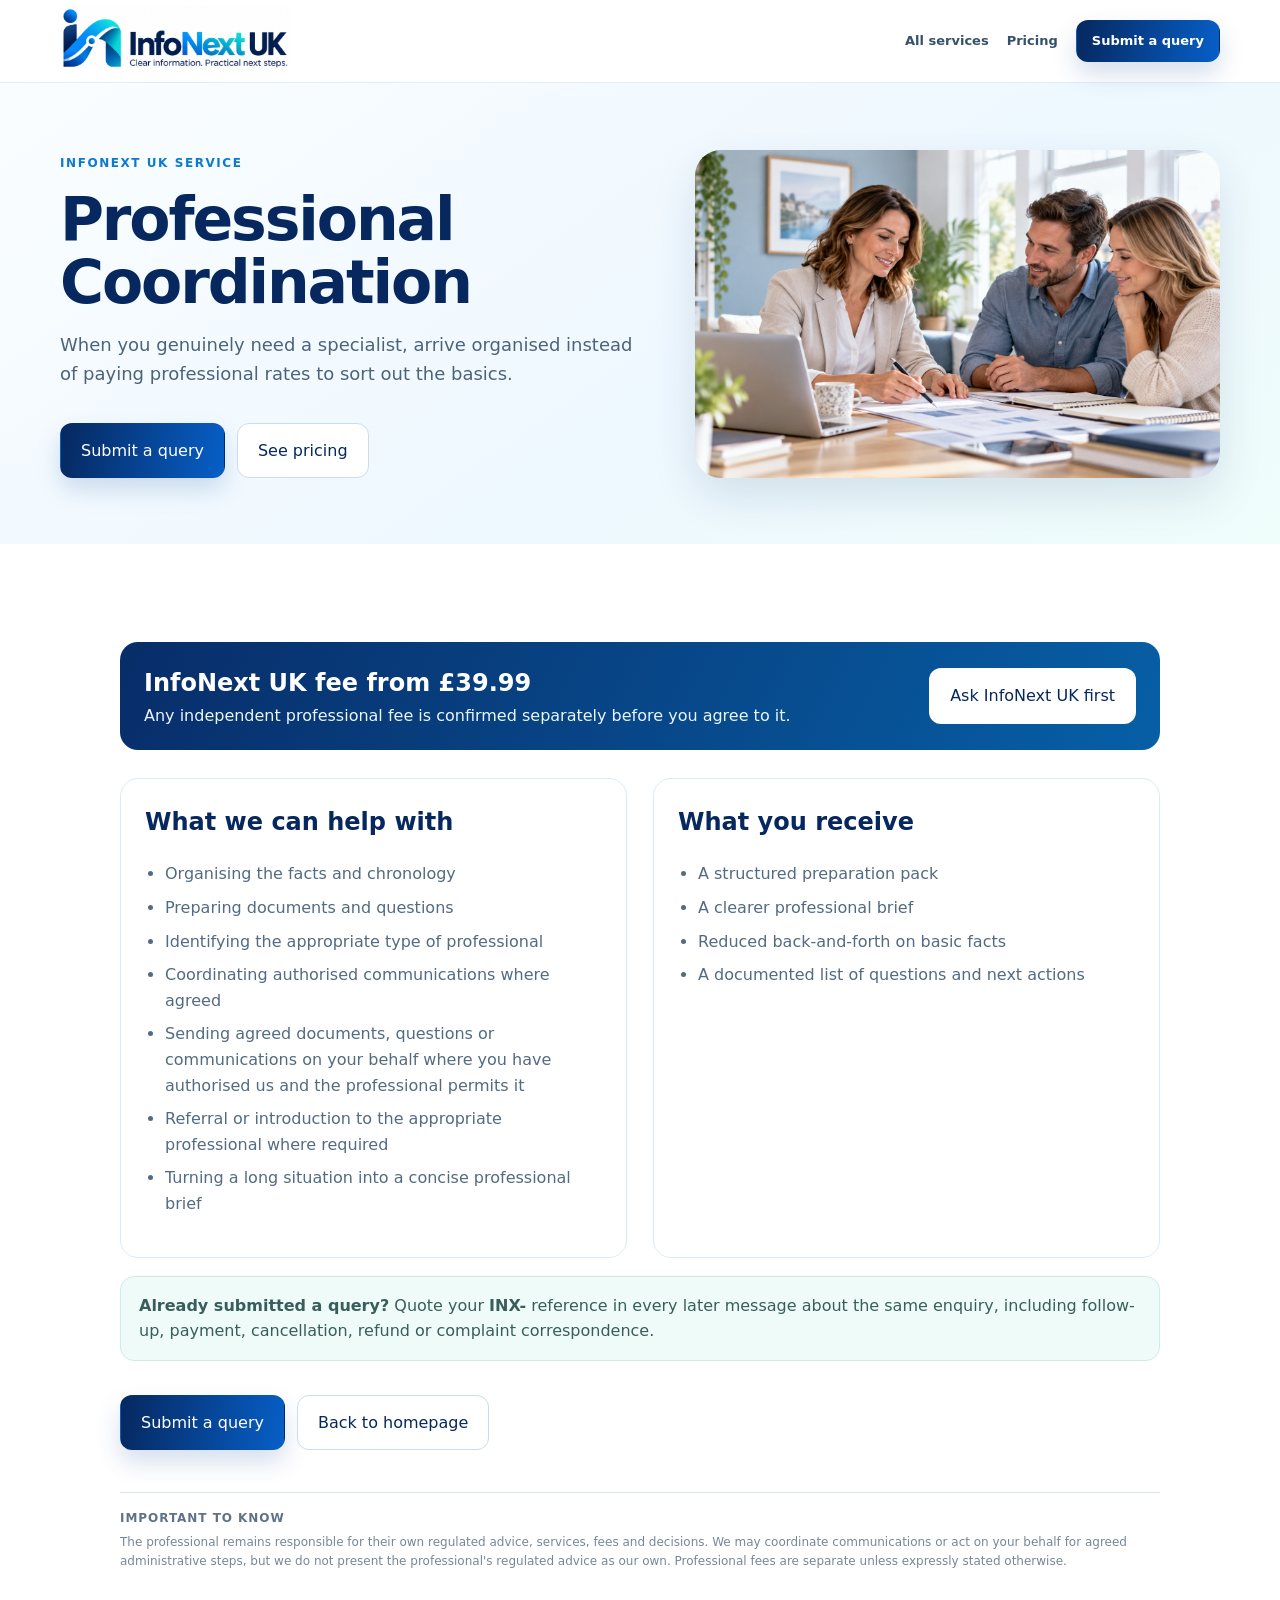
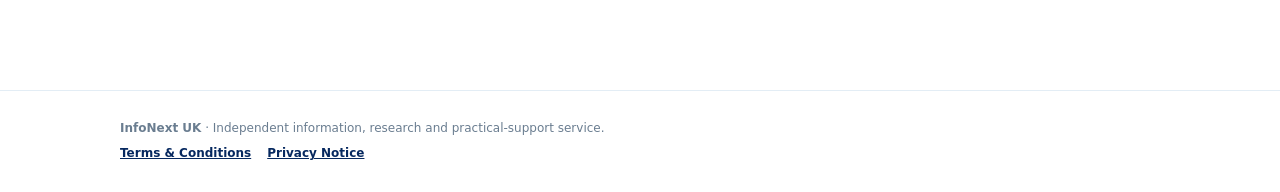
<file: professional-coordination.html>
<!doctype html>
<html lang="en-GB">
<head>
  <meta charset="utf-8" />
  <meta name="viewport" content="width=device-width, initial-scale=1" />
  <title>Professional Coordination | InfoNext UK</title>
  <meta name="description" content="Get organised before using a solicitor, adviser or other professional. We help prepare information, documents and questions for efficient coordination." />
  <meta name="robots" content="index,follow,max-image-preview:large,max-snippet:-1,max-video-preview:-1" />
  <link rel="canonical" href="https://infonextuk.co.uk/professional-coordination.html" />
  <link rel="alternate" hreflang="en-gb" href="https://infonextuk.co.uk/professional-coordination.html" />
  <link rel="alternate" hreflang="x-default" href="https://infonextuk.co.uk/professional-coordination.html" />
  <meta property="og:type" content="website" />
  <meta property="og:site_name" content="InfoNext UK" />
  <meta property="og:locale" content="en_GB" />
  <meta property="og:title" content="Professional Coordination | InfoNext UK" />
  <meta property="og:description" content="Get organised before using a solicitor, adviser or other professional. We help prepare information, documents and questions for efficient coordination." />
  <meta property="og:url" content="https://infonextuk.co.uk/professional-coordination.html" />
  <meta property="og:image" content="https://infonextuk.co.uk/assets/service-professional.jpg" />
  <meta property="og:image:alt" content="Professional Coordination" />
  <meta name="twitter:card" content="summary_large_image" />
  <meta name="twitter:title" content="Professional Coordination | InfoNext UK" />
  <meta name="twitter:description" content="Get organised before using a solicitor, adviser or other professional. We help prepare information, documents and questions for efficient coordination." />
  <meta name="twitter:image" content="https://infonextuk.co.uk/assets/service-professional.jpg" />
  <script id="structured-data" type="application/ld+json">
    {
      "@context": "https://schema.org",
      "@graph": [
        {
          "@type": "Organization",
          "@id": "https://infonextuk.co.uk/#organization",
          "name": "InfoNext UK",
          "url": "https://infonextuk.co.uk/",
          "logo": {
            "@type": "ImageObject",
            "url": "https://infonextuk.co.uk/assets/infonext-logo.png"
          },
          "email": "hello@infonextuk.co.uk",
          "telephone": "+447345676448",
          "address": {
            "@type": "PostalAddress",
            "streetAddress": "Flat 3, 428-432 Bearwood Road",
            "addressLocality": "Smethwick",
            "addressRegion": "West Midlands",
            "postalCode": "B66 4EY",
            "addressCountry": "GB"
          },
          "sameAs": [
            "https://www.facebook.com/share/1JmBZc68DW/",
            "https://www.instagram.com/infonextuk"
          ]
        },
        {
          "@type": "WebPage",
          "@id": "https://infonextuk.co.uk/professional-coordination.html#webpage",
          "url": "https://infonextuk.co.uk/professional-coordination.html",
          "name": "Professional Coordination | InfoNext UK",
          "description": "Get organised before using a solicitor, adviser or other professional. We help prepare information, documents and questions for efficient coordination.",
          "isPartOf": {
            "@id": "https://infonextuk.co.uk/#website"
          },
          "about": {
            "@id": "https://infonextuk.co.uk/professional-coordination.html#service"
          },
          "inLanguage": "en-GB"
        },
        {
          "@type": "Service",
          "@id": "https://infonextuk.co.uk/professional-coordination.html#service",
          "name": "Professional Coordination",
          "description": "Get organised before using a solicitor, adviser or other professional. We help prepare information, documents and questions for efficient coordination.",
          "url": "https://infonextuk.co.uk/professional-coordination.html",
          "provider": {
            "@id": "https://infonextuk.co.uk/#organization"
          },
          "serviceType": "Professional Coordination"
        },
        {
          "@type": "BreadcrumbList",
          "@id": "https://infonextuk.co.uk/professional-coordination.html#breadcrumb",
          "itemListElement": [
            {
              "@type": "ListItem",
              "position": 1,
              "name": "Home",
              "item": "https://infonextuk.co.uk/"
            },
            {
              "@type": "ListItem",
              "position": 2,
              "name": "Professional Coordination",
              "item": "https://infonextuk.co.uk/professional-coordination.html"
            }
          ]
        }
      ]
    }
  </script>
<link rel="icon" type="image/png" href="assets/favicon.png" />
  <link rel="stylesheet" href="styles.css" />
</head>
<body>
  <header class="service-page-header">
    <div class="container service-page-nav">
      <a href="index.html" aria-label="InfoNext UK home"><img src="assets/infonext-logo.png" alt="InfoNext UK" /></a>
      <nav class="service-page-nav-links" aria-label="Service page navigation">
        <a href="index.html#services">All services</a>
        <a href="index.html#pricing">Pricing</a>
        <a class="btn btn-primary" href="index.html#contact">Submit a query</a>
      </nav>
    </div>
  </header>

  <main>
    <section class="service-detail-hero">
      <div class="container service-detail-grid">
        <div>
          <span class="eyebrow">InfoNext UK service</span>
          <h1>Professional Coordination</h1>
          <p>When you genuinely need a specialist, arrive organised instead of paying professional rates to sort out the basics.</p>
          <div class="service-cta">
            <a class="btn btn-primary" href="index.html#contact">Submit a query</a>
            <a class="btn btn-secondary" href="index.html#pricing">See pricing</a>
          </div>
        </div>
        <div class="service-detail-picture">
  <img src="assets/service-professional.jpg" alt="Professional Coordination service"  fetchpriority="high" decoding="async" />
</div>
    </section>

    <section class="service-detail-main">
      <div class="service-detail-wrap">
        <div class="service-price-box">
          <div><strong>InfoNext UK fee from £39.99</strong><p>Any independent professional fee is confirmed separately before you agree to it.</p></div>
          <a class="btn btn-light" href="index.html#contact">Ask InfoNext UK first</a>
        </div>

        <div class="service-detail-two">
          <article class="service-info-box">
            <h2>What we can help with</h2>
            <ul>
              <li>Organising the facts and chronology</li>
              <li>Preparing documents and questions</li>
              <li>Identifying the appropriate type of professional</li>
              <li>Coordinating authorised communications where agreed</li><li>Sending agreed documents, questions or communications on your behalf where you have authorised us and the professional permits it</li><li>Referral or introduction to the appropriate professional where required</li>
              <li>Turning a long situation into a concise professional brief</li>
            </ul>
          </article>
          <article class="service-info-box">
            <h2>What you receive</h2>
            <ul>
              <li>A structured preparation pack</li>
              <li>A clearer professional brief</li>
              <li>Reduced back-and-forth on basic facts</li>
              <li>A documented list of questions and next actions</li>
            </ul>
          </article>
        </div>

        <div class="service-ref-note">
          <strong>Already submitted a query?</strong> Quote your <strong>INX-</strong> reference in every later message about the same enquiry, including follow-up, payment, cancellation, refund or complaint correspondence.
        </div>

        <div class="service-cta">
          <a class="btn btn-primary" href="index.html#contact">Submit a query</a>
          <a class="btn btn-secondary" href="index.html">Back to homepage</a>
        </div>

        <div class="service-boundary">
          <h3>Important to know</h3>
          <p>The professional remains responsible for their own regulated advice, services, fees and decisions. We may coordinate communications or act on your behalf for agreed administrative steps, but we do not present the professional's regulated advice as our own. Professional fees are separate unless expressly stated otherwise.</p>
        </div>
      </div>
    </section>
  </main>

  <footer class="service-page-footer">
    <div class="service-detail-wrap">
      <strong>InfoNext UK</strong> · Independent information, research and practical-support service.
      <div class="legal-links"><a href="terms.html">Terms & Conditions</a><a href="privacy.html">Privacy Notice</a></div>
    </div>
  </footer>
</body>
</html>
</file>
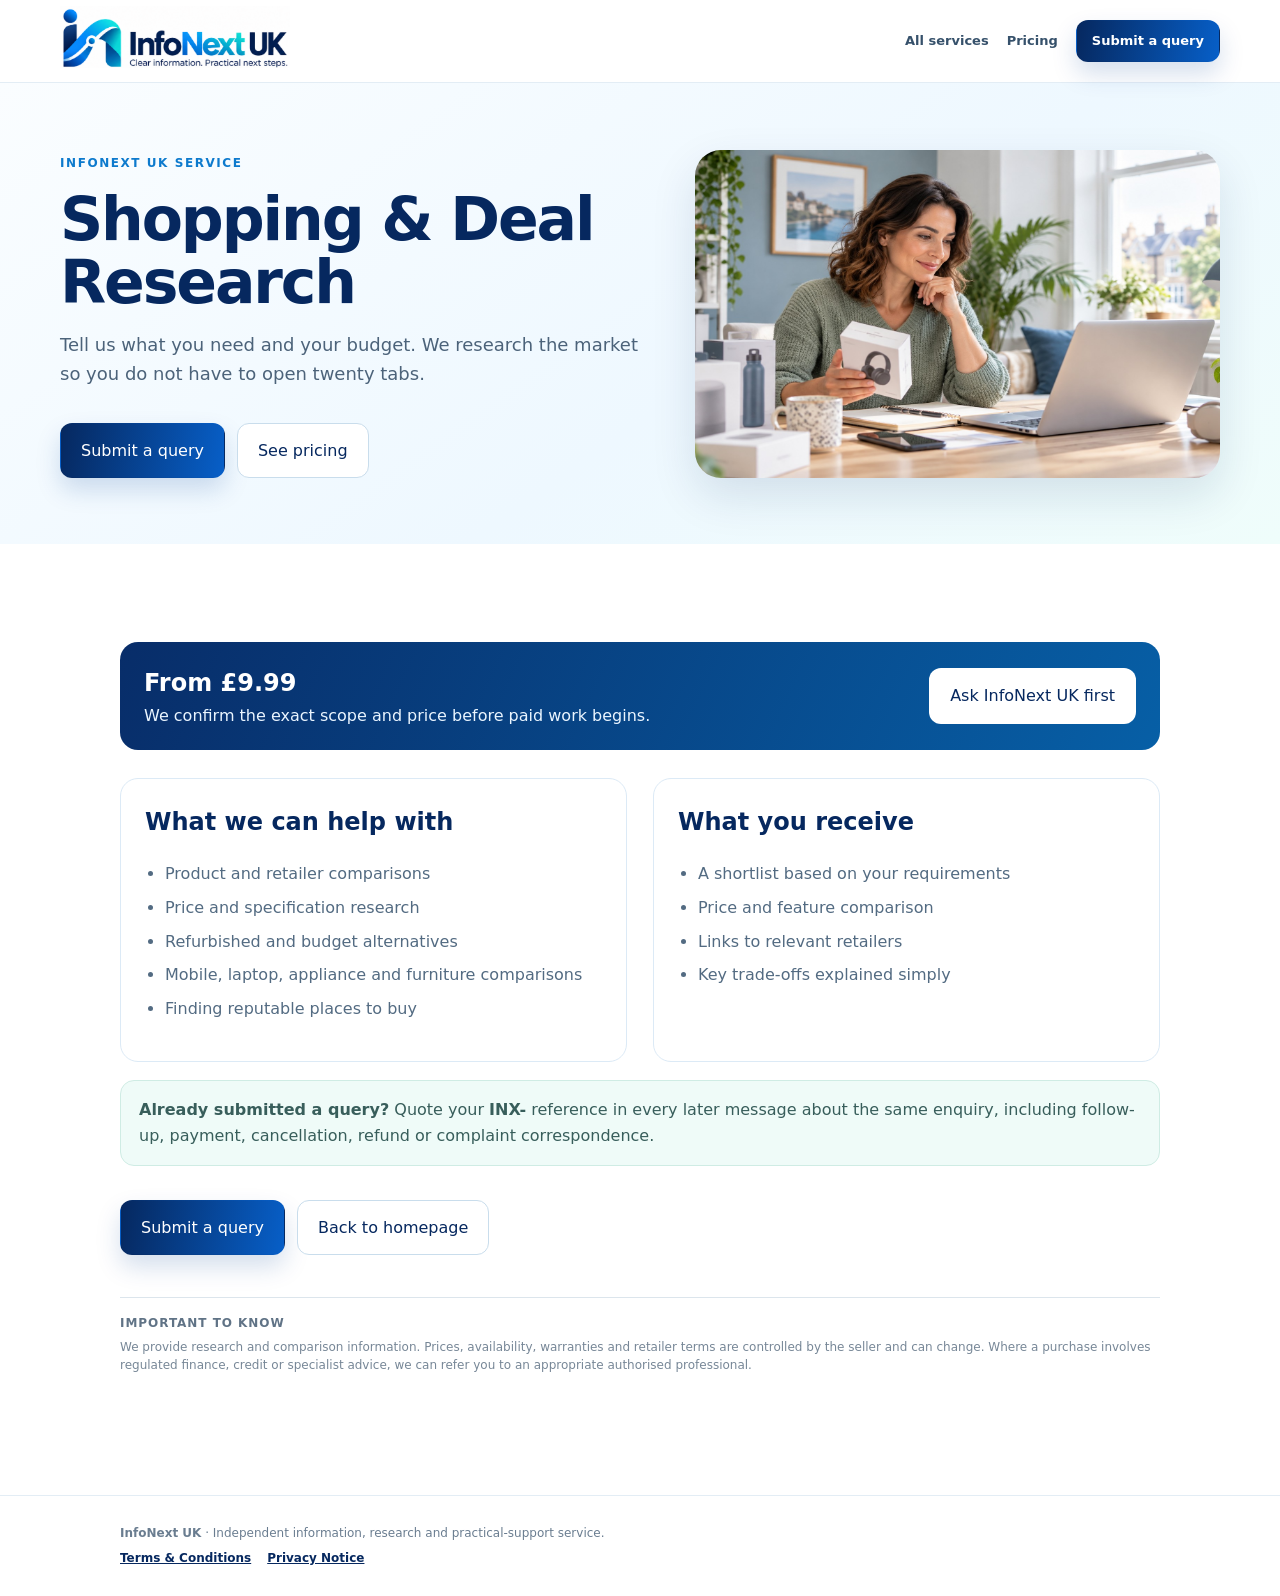
<file: shopping-deal-research.html>
<!doctype html>
<html lang="en-GB">
<head>
  <meta charset="utf-8" />
  <meta name="viewport" content="width=device-width, initial-scale=1" />
  <title>Shopping & Deal Research UK | InfoNext UK</title>
  <meta name="description" content="Tell us your budget and priorities. InfoNext UK researches products, prices and options to help you create a shortlist that fits your needs." />
  <meta name="robots" content="index,follow,max-image-preview:large,max-snippet:-1,max-video-preview:-1" />
  <link rel="canonical" href="https://infonextuk.co.uk/shopping-deal-research.html" />
  <link rel="alternate" hreflang="en-gb" href="https://infonextuk.co.uk/shopping-deal-research.html" />
  <link rel="alternate" hreflang="x-default" href="https://infonextuk.co.uk/shopping-deal-research.html" />
  <meta property="og:type" content="website" />
  <meta property="og:site_name" content="InfoNext UK" />
  <meta property="og:locale" content="en_GB" />
  <meta property="og:title" content="Shopping & Deal Research UK | InfoNext UK" />
  <meta property="og:description" content="Tell us your budget and priorities. InfoNext UK researches products, prices and options to help you create a shortlist that fits your needs." />
  <meta property="og:url" content="https://infonextuk.co.uk/shopping-deal-research.html" />
  <meta property="og:image" content="https://infonextuk.co.uk/assets/service-shopping.jpg" />
  <meta property="og:image:alt" content="Shopping & Deal Research" />
  <meta name="twitter:card" content="summary_large_image" />
  <meta name="twitter:title" content="Shopping & Deal Research UK | InfoNext UK" />
  <meta name="twitter:description" content="Tell us your budget and priorities. InfoNext UK researches products, prices and options to help you create a shortlist that fits your needs." />
  <meta name="twitter:image" content="https://infonextuk.co.uk/assets/service-shopping.jpg" />
  <script id="structured-data" type="application/ld+json">
    {
      "@context": "https://schema.org",
      "@graph": [
        {
          "@type": "Organization",
          "@id": "https://infonextuk.co.uk/#organization",
          "name": "InfoNext UK",
          "url": "https://infonextuk.co.uk/",
          "logo": {
            "@type": "ImageObject",
            "url": "https://infonextuk.co.uk/assets/infonext-logo.png"
          },
          "email": "hello@infonextuk.co.uk",
          "telephone": "+447345676448",
          "address": {
            "@type": "PostalAddress",
            "streetAddress": "Flat 3, 428-432 Bearwood Road",
            "addressLocality": "Smethwick",
            "addressRegion": "West Midlands",
            "postalCode": "B66 4EY",
            "addressCountry": "GB"
          },
          "sameAs": [
            "https://www.facebook.com/share/1JmBZc68DW/",
            "https://www.instagram.com/infonextuk"
          ]
        },
        {
          "@type": "WebPage",
          "@id": "https://infonextuk.co.uk/shopping-deal-research.html#webpage",
          "url": "https://infonextuk.co.uk/shopping-deal-research.html",
          "name": "Shopping & Deal Research UK | InfoNext UK",
          "description": "Tell us your budget and priorities. InfoNext UK researches products, prices and options to help you create a shortlist that fits your needs.",
          "isPartOf": {
            "@id": "https://infonextuk.co.uk/#website"
          },
          "about": {
            "@id": "https://infonextuk.co.uk/shopping-deal-research.html#service"
          },
          "inLanguage": "en-GB"
        },
        {
          "@type": "Service",
          "@id": "https://infonextuk.co.uk/shopping-deal-research.html#service",
          "name": "Shopping & Deal Research",
          "description": "Tell us your budget and priorities. InfoNext UK researches products, prices and options to help you create a shortlist that fits your needs.",
          "url": "https://infonextuk.co.uk/shopping-deal-research.html",
          "provider": {
            "@id": "https://infonextuk.co.uk/#organization"
          },
          "serviceType": "Shopping & Deal Research"
        },
        {
          "@type": "BreadcrumbList",
          "@id": "https://infonextuk.co.uk/shopping-deal-research.html#breadcrumb",
          "itemListElement": [
            {
              "@type": "ListItem",
              "position": 1,
              "name": "Home",
              "item": "https://infonextuk.co.uk/"
            },
            {
              "@type": "ListItem",
              "position": 2,
              "name": "Shopping & Deal Research",
              "item": "https://infonextuk.co.uk/shopping-deal-research.html"
            }
          ]
        }
      ]
    }
  </script>
<link rel="icon" type="image/png" href="assets/favicon.png" />
  <link rel="stylesheet" href="styles.css" />
</head>
<body>
  <header class="service-page-header">
    <div class="container service-page-nav">
      <a href="index.html" aria-label="InfoNext UK home"><img src="assets/infonext-logo.png" alt="InfoNext UK" /></a>
      <nav class="service-page-nav-links" aria-label="Service page navigation">
        <a href="index.html#services">All services</a>
        <a href="index.html#pricing">Pricing</a>
        <a class="btn btn-primary" href="index.html#contact">Submit a query</a>
      </nav>
    </div>
  </header>

  <main>
    <section class="service-detail-hero">
      <div class="container service-detail-grid">
        <div>
          <span class="eyebrow">InfoNext UK service</span>
          <h1>Shopping & Deal Research</h1>
          <p>Tell us what you need and your budget. We research the market so you do not have to open twenty tabs.</p>
          <div class="service-cta">
            <a class="btn btn-primary" href="index.html#contact">Submit a query</a>
            <a class="btn btn-secondary" href="index.html#pricing">See pricing</a>
          </div>
        </div>
        <div class="service-detail-picture">
  <img src="assets/service-shopping.jpg" alt="Shopping and Deal Research service"  fetchpriority="high" decoding="async" />
</div>
    </section>

    <section class="service-detail-main">
      <div class="service-detail-wrap">
        <div class="service-price-box">
          <div><strong>From £9.99</strong><p>We confirm the exact scope and price before paid work begins.</p></div>
          <a class="btn btn-light" href="index.html#contact">Ask InfoNext UK first</a>
        </div>

        <div class="service-detail-two">
          <article class="service-info-box">
            <h2>What we can help with</h2>
            <ul><li>Product and retailer comparisons</li><li>Price and specification research</li><li>Refurbished and budget alternatives</li><li>Mobile, laptop, appliance and furniture comparisons</li><li>Finding reputable places to buy</li></ul>
          </article>
          <article class="service-info-box">
            <h2>What you receive</h2>
            <ul><li>A shortlist based on your requirements</li><li>Price and feature comparison</li><li>Links to relevant retailers</li><li>Key trade-offs explained simply</li></ul>
          </article>
        </div>

        <div class="service-ref-note">
          <strong>Already submitted a query?</strong> Quote your <strong>INX-</strong> reference in every later message about the same enquiry, including follow-up, payment, cancellation, refund or complaint correspondence.
        </div>

        <div class="service-cta">
          <a class="btn btn-primary" href="index.html#contact">Submit a query</a>
          <a class="btn btn-secondary" href="index.html">Back to homepage</a>
        </div>

        <div class="service-boundary">
          <h3>Important to know</h3>
          <p>We provide research and comparison information. Prices, availability, warranties and retailer terms are controlled by the seller and can change. Where a purchase involves regulated finance, credit or specialist advice, we can refer you to an appropriate authorised professional.</p>
        </div>
      </div>
    </section>
  </main>

  <footer class="service-page-footer">
    <div class="service-detail-wrap">
      <strong>InfoNext UK</strong> · Independent information, research and practical-support service.
      <div class="legal-links"><a href="terms.html">Terms & Conditions</a><a href="privacy.html">Privacy Notice</a></div>
    </div>
  </footer>
</body>
</html>
</file>
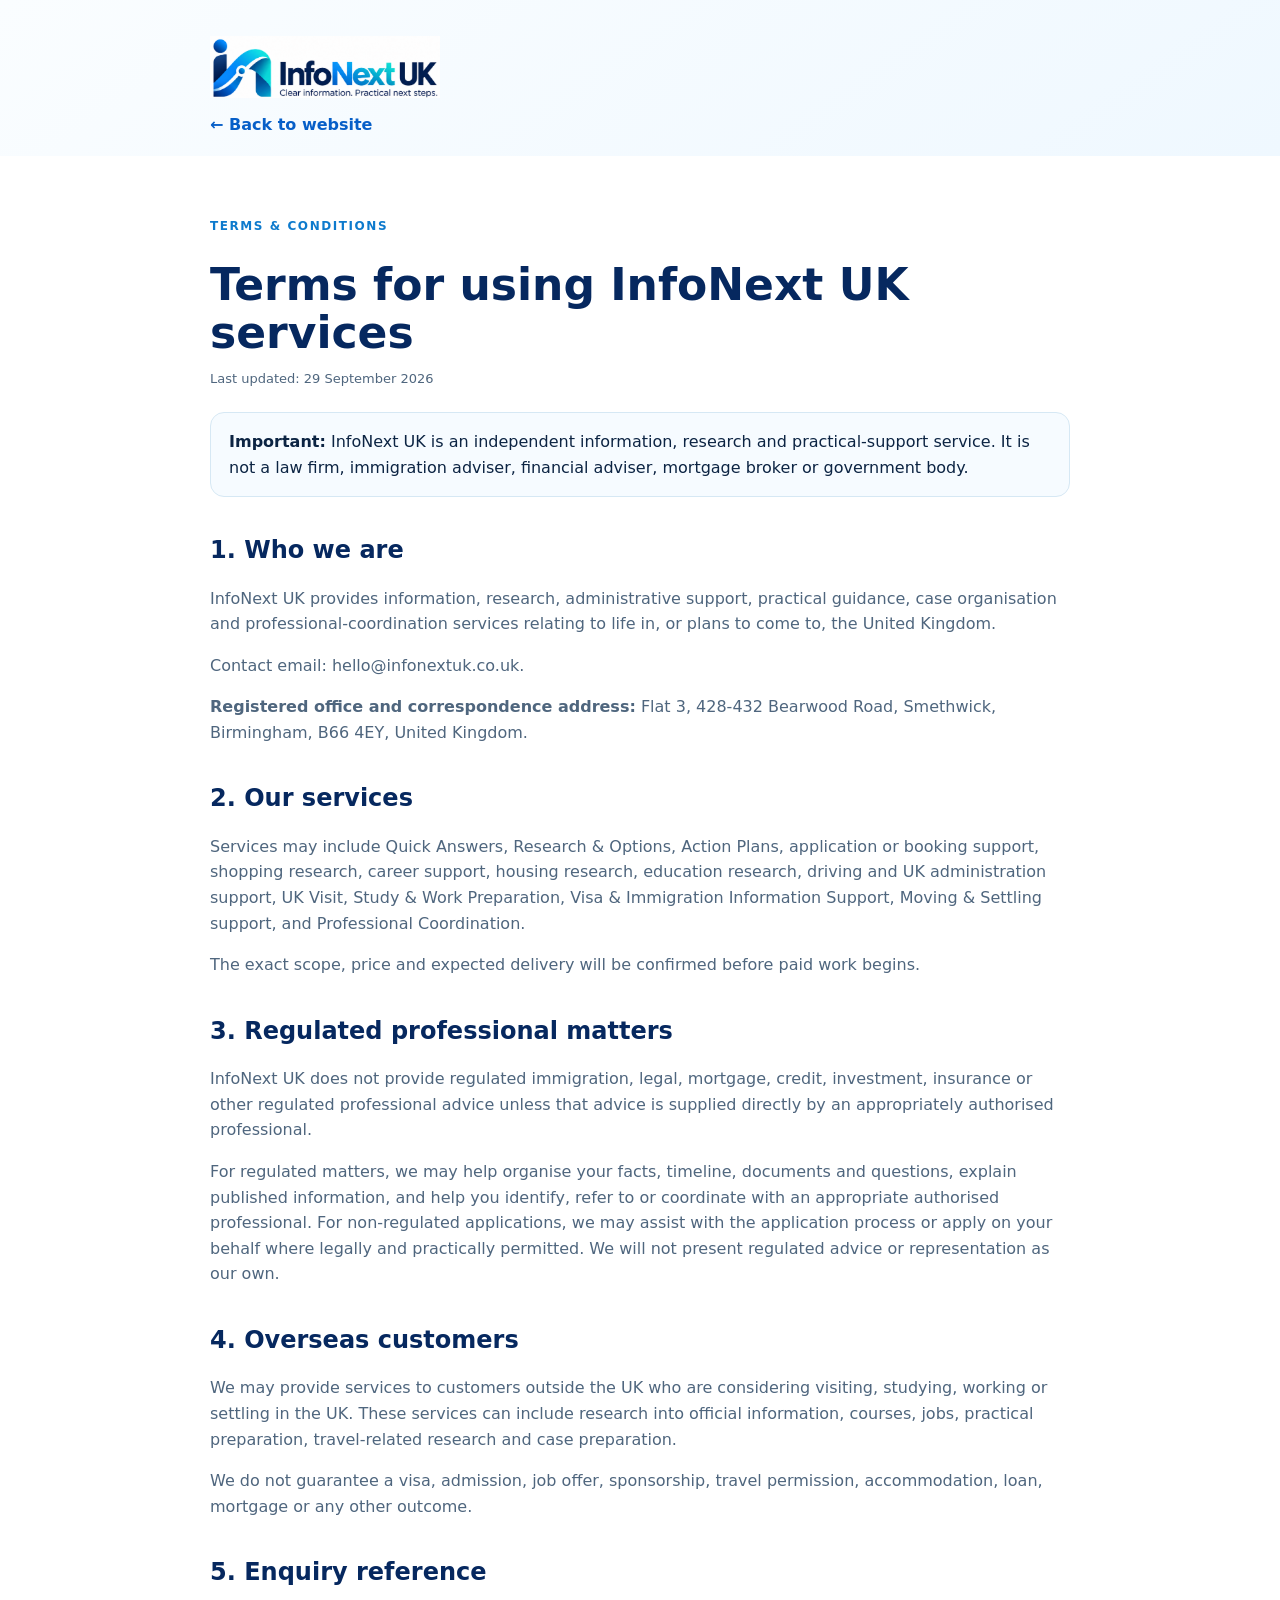
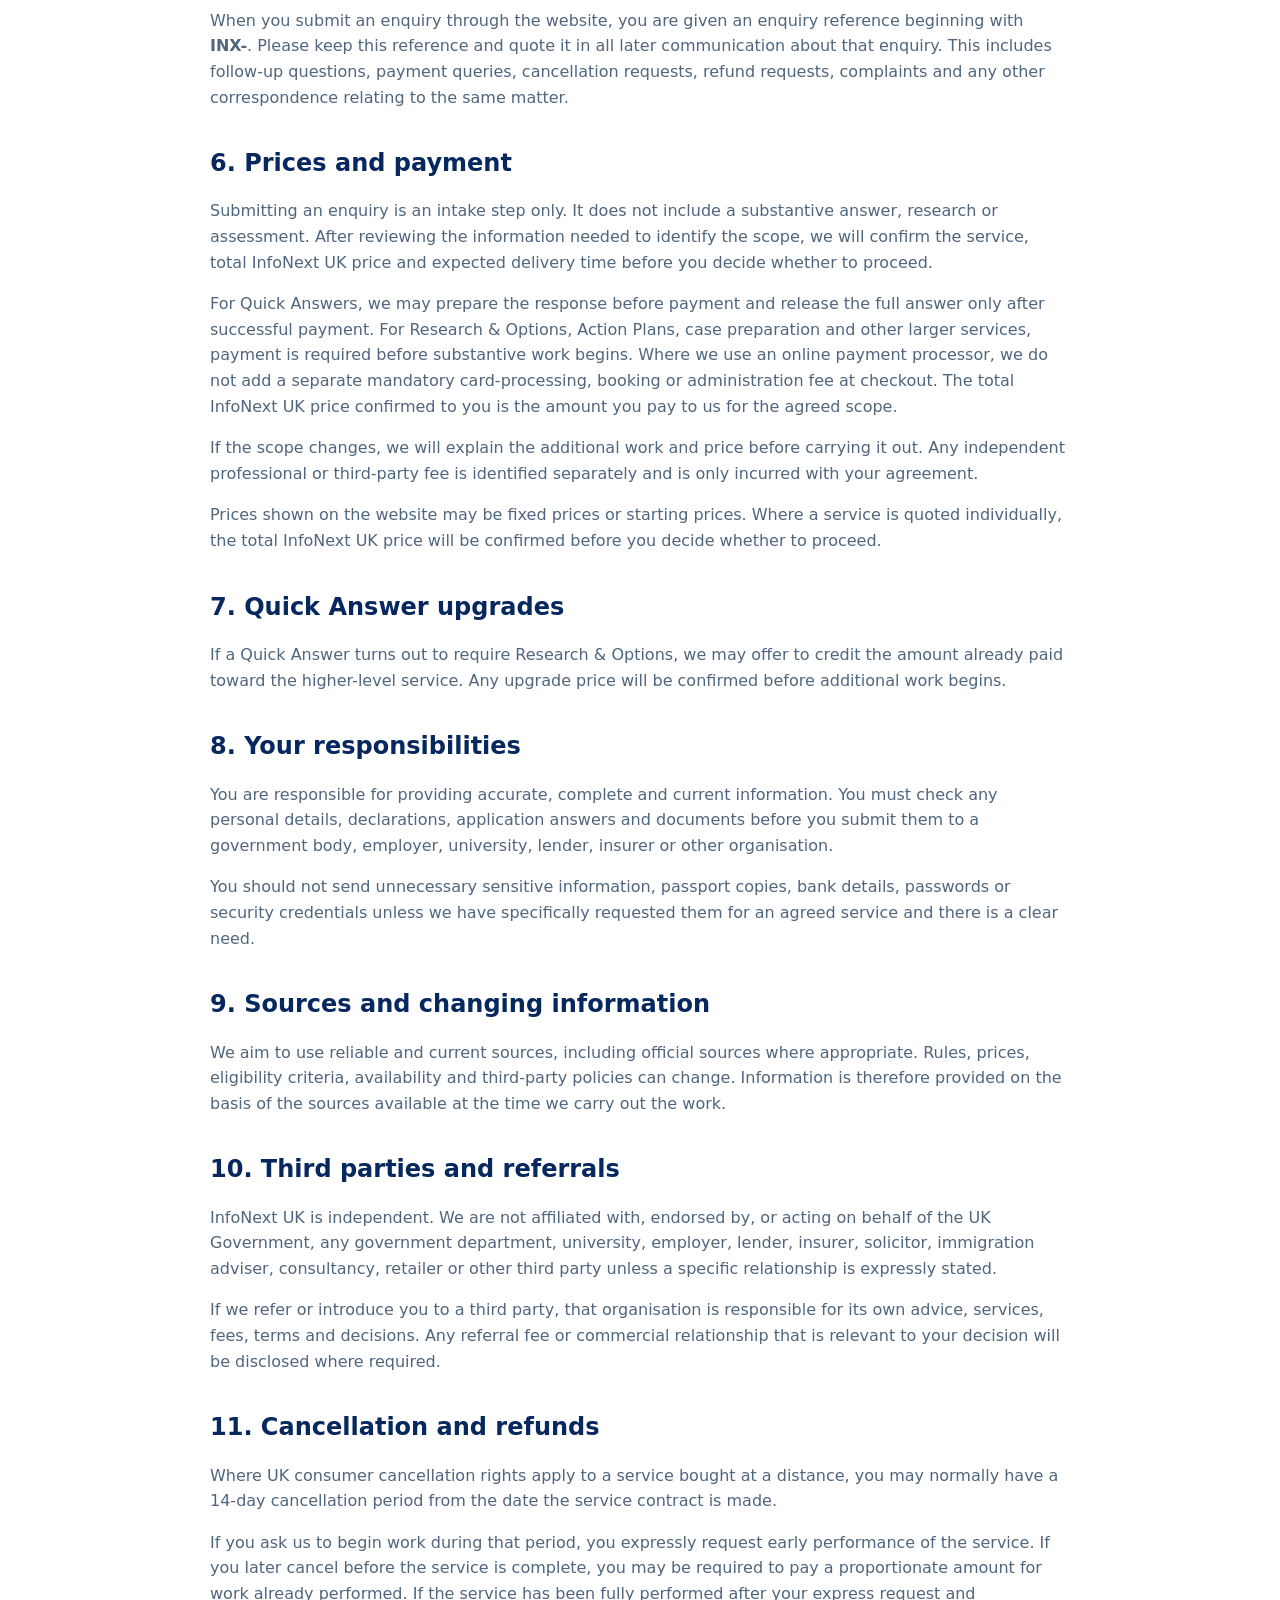
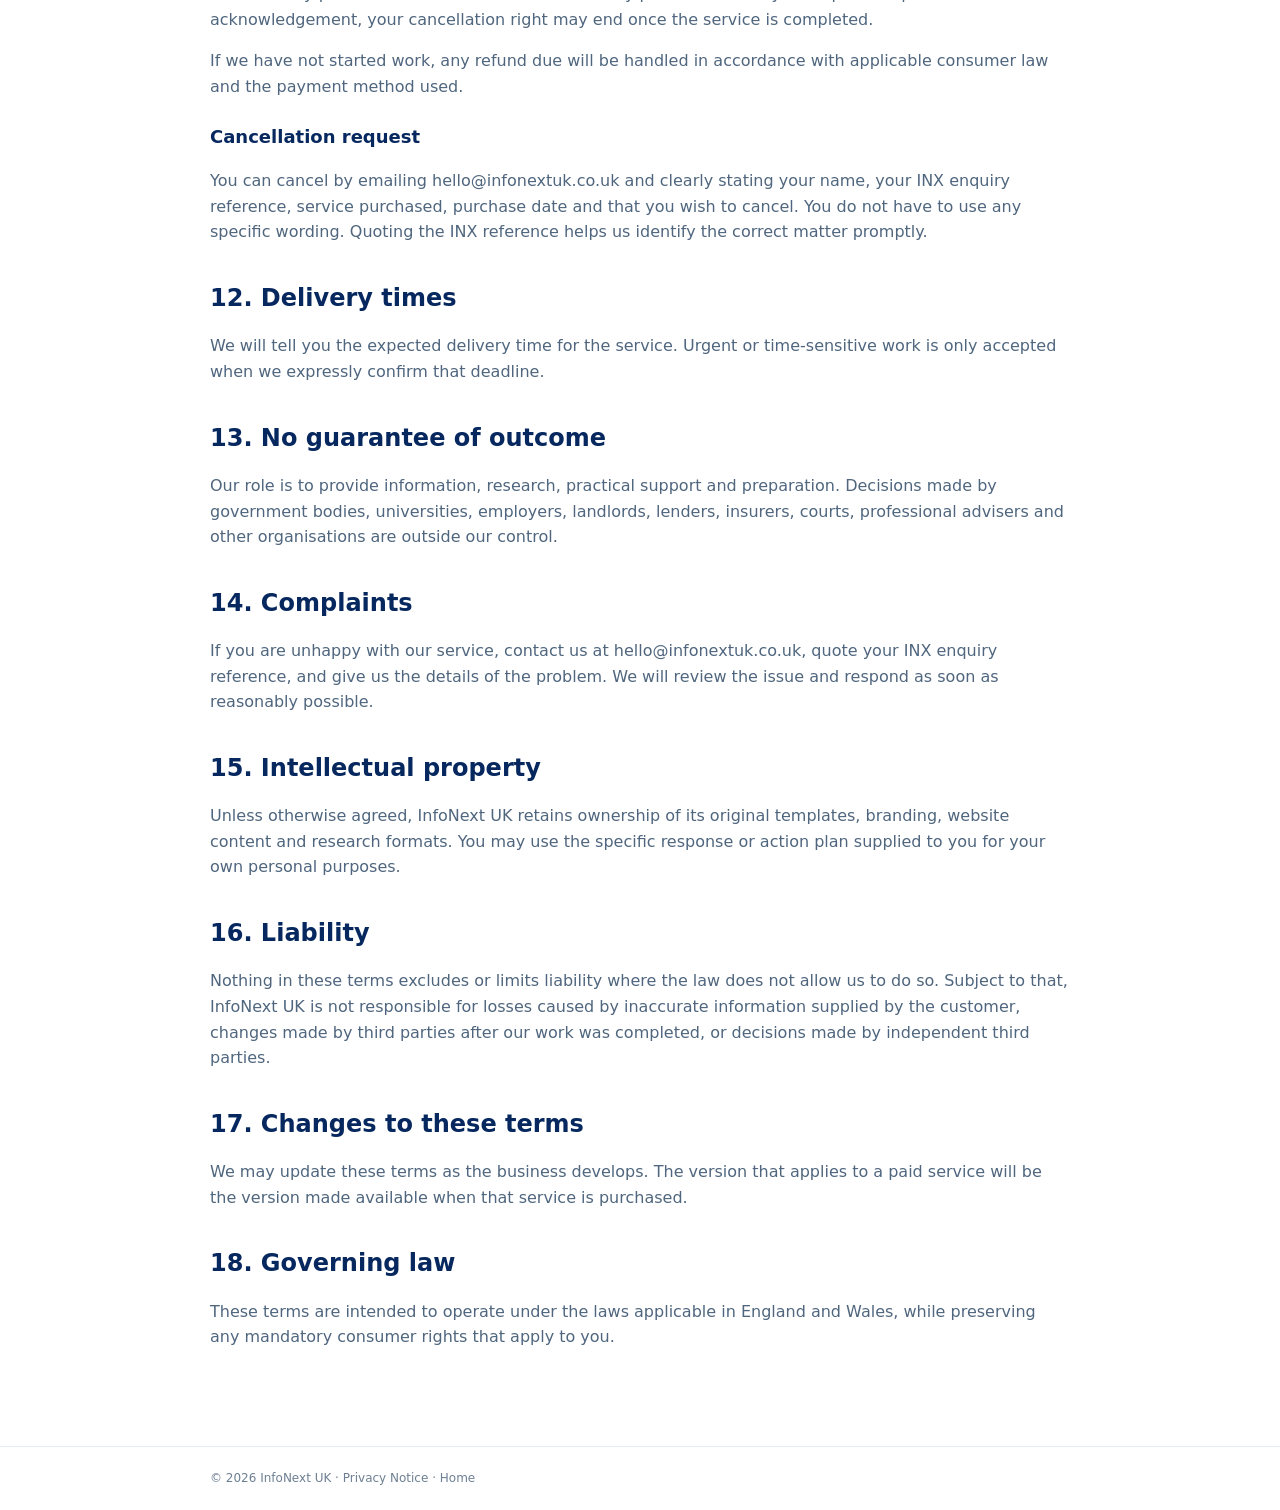
<file: terms.html>
<!doctype html>
<html lang="en-GB">
<head>
  <meta charset="utf-8" />
  <meta name="viewport" content="width=device-width, initial-scale=1" />
  <title>Terms & Conditions | InfoNext UK</title>
  <meta name="description" content="Read the terms and conditions that apply to InfoNext UK information, research and practical support services." />
  <meta name="robots" content="index,follow,max-image-preview:large,max-snippet:-1,max-video-preview:-1" />
  <link rel="canonical" href="https://infonextuk.co.uk/terms.html" />
  <link rel="alternate" hreflang="en-gb" href="https://infonextuk.co.uk/terms.html" />
  <link rel="alternate" hreflang="x-default" href="https://infonextuk.co.uk/terms.html" />
  <meta property="og:type" content="website" />
  <meta property="og:site_name" content="InfoNext UK" />
  <meta property="og:locale" content="en_GB" />
  <meta property="og:title" content="Terms & Conditions | InfoNext UK" />
  <meta property="og:description" content="Read the terms and conditions that apply to InfoNext UK information, research and practical support services." />
  <meta property="og:url" content="https://infonextuk.co.uk/terms.html" />
  <meta property="og:image" content="https://infonextuk.co.uk/assets/infonext-logo.png" />
  <meta property="og:image:alt" content="InfoNext UK" />
  <meta name="twitter:card" content="summary_large_image" />
  <meta name="twitter:title" content="Terms & Conditions | InfoNext UK" />
  <meta name="twitter:description" content="Read the terms and conditions that apply to InfoNext UK information, research and practical support services." />
  <meta name="twitter:image" content="https://infonextuk.co.uk/assets/infonext-logo.png" />
  <script id="structured-data" type="application/ld+json">
    {
      "@context": "https://schema.org",
      "@graph": [
        {
          "@type": "Organization",
          "@id": "https://infonextuk.co.uk/#organization",
          "name": "InfoNext UK",
          "url": "https://infonextuk.co.uk/",
          "logo": {
            "@type": "ImageObject",
            "url": "https://infonextuk.co.uk/assets/infonext-logo.png"
          },
          "email": "hello@infonextuk.co.uk",
          "telephone": "+447345676448",
          "address": {
            "@type": "PostalAddress",
            "streetAddress": "Flat 3, 428-432 Bearwood Road",
            "addressLocality": "Smethwick",
            "addressRegion": "West Midlands",
            "postalCode": "B66 4EY",
            "addressCountry": "GB"
          },
          "sameAs": [
            "https://www.facebook.com/share/1JmBZc68DW/",
            "https://www.instagram.com/infonextuk"
          ]
        },
        {
          "@type": "WebPage",
          "@id": "https://infonextuk.co.uk/terms.html#webpage",
          "url": "https://infonextuk.co.uk/terms.html",
          "name": "Terms & Conditions | InfoNext UK",
          "description": "Read the terms and conditions that apply to InfoNext UK information, research and practical support services.",
          "isPartOf": {
            "@id": "https://infonextuk.co.uk/#website"
          },
          "publisher": {
            "@id": "https://infonextuk.co.uk/#organization"
          },
          "inLanguage": "en-GB"
        }
      ]
    }
  </script>
<link rel="icon" type="image/png" href="assets/favicon.png" />
  <link rel="stylesheet" href="styles.css" />
</head>
<body>
  <header class="legal-header">
    <div class="legal-wrap">
      <a class="brand" href="index.html" aria-label="InfoNext UK home"><img src="assets/infonext-logo.png" alt="InfoNext UK" /></a>
      <a class="legal-back" href="index.html">← Back to website</a>
    </div>
  </header>

  <main class="legal-main">
    <article class="legal-wrap">
      <span class="eyebrow">Terms & Conditions</span>
      <h1>Terms for using InfoNext UK services</h1>
      <p class="legal-meta">Last updated: 29 September 2026</p>

      <div class="legal-note">
        <strong>Important:</strong> InfoNext UK is an independent information, research and practical-support service. It is not a law firm, immigration adviser, financial adviser, mortgage broker or government body.
      </div>

      <h2>1. Who we are</h2>
      <p>InfoNext UK provides information, research, administrative support, practical guidance, case organisation and professional-coordination services relating to life in, or plans to come to, the United Kingdom.</p>
      <p>Contact email: <a href="mailto:hello@infonextuk.co.uk">hello@infonextuk.co.uk</a>.</p>
      <p><strong>Registered office and correspondence address:</strong> Flat 3, 428-432 Bearwood Road, Smethwick, Birmingham, B66 4EY, United Kingdom.</p>

      <h2>2. Our services</h2>
      <p>Services may include Quick Answers, Research & Options, Action Plans, application or booking support, shopping research, career support, housing research, education research, driving and UK administration support, UK Visit, Study & Work Preparation, Visa & Immigration Information Support, Moving & Settling support, and Professional Coordination.</p>
      <p>The exact scope, price and expected delivery will be confirmed before paid work begins.</p>

      <h2>3. Regulated professional matters</h2>
      <p>InfoNext UK does not provide regulated immigration, legal, mortgage, credit, investment, insurance or other regulated professional advice unless that advice is supplied directly by an appropriately authorised professional.</p>
      <p>For regulated matters, we may help organise your facts, timeline, documents and questions, explain published information, and help you identify, refer to or coordinate with an appropriate authorised professional. For non-regulated applications, we may assist with the application process or apply on your behalf where legally and practically permitted. We will not present regulated advice or representation as our own.</p>

      <h2>4. Overseas customers</h2>
      <p>We may provide services to customers outside the UK who are considering visiting, studying, working or settling in the UK. These services can include research into official information, courses, jobs, practical preparation, travel-related research and case preparation.</p>
      <p>We do not guarantee a visa, admission, job offer, sponsorship, travel permission, accommodation, loan, mortgage or any other outcome.</p>

      <h2>5. Enquiry reference</h2>
      <p>When you submit an enquiry through the website, you are given an enquiry reference beginning with <strong>INX-</strong>. Please keep this reference and quote it in all later communication about that enquiry. This includes follow-up questions, payment queries, cancellation requests, refund requests, complaints and any other correspondence relating to the same matter.</p>

      <h2>6. Prices and payment</h2>
      <p>Submitting an enquiry is an intake step only. It does not include a substantive answer, research or assessment. After reviewing the information needed to identify the scope, we will confirm the service, total InfoNext UK price and expected delivery time before you decide whether to proceed.</p>
      <p>For Quick Answers, we may prepare the response before payment and release the full answer only after successful payment. For Research & Options, Action Plans, case preparation and other larger services, payment is required before substantive work begins. Where we use an online payment processor, we do not add a separate mandatory card-processing, booking or administration fee at checkout. The total InfoNext UK price confirmed to you is the amount you pay to us for the agreed scope.</p>
      <p>If the scope changes, we will explain the additional work and price before carrying it out. Any independent professional or third-party fee is identified separately and is only incurred with your agreement.</p>
      <p>Prices shown on the website may be fixed prices or starting prices. Where a service is quoted individually, the total InfoNext UK price will be confirmed before you decide whether to proceed.</p>

      <h2>7. Quick Answer upgrades</h2>
      <p>If a Quick Answer turns out to require Research & Options, we may offer to credit the amount already paid toward the higher-level service. Any upgrade price will be confirmed before additional work begins.</p>

      <h2>8. Your responsibilities</h2>
      <p>You are responsible for providing accurate, complete and current information. You must check any personal details, declarations, application answers and documents before you submit them to a government body, employer, university, lender, insurer or other organisation.</p>
      <p>You should not send unnecessary sensitive information, passport copies, bank details, passwords or security credentials unless we have specifically requested them for an agreed service and there is a clear need.</p>

      <h2>9. Sources and changing information</h2>
      <p>We aim to use reliable and current sources, including official sources where appropriate. Rules, prices, eligibility criteria, availability and third-party policies can change. Information is therefore provided on the basis of the sources available at the time we carry out the work.</p>

      <h2>10. Third parties and referrals</h2>
      <p>InfoNext UK is independent. We are not affiliated with, endorsed by, or acting on behalf of the UK Government, any government department, university, employer, lender, insurer, solicitor, immigration adviser, consultancy, retailer or other third party unless a specific relationship is expressly stated.</p>
      <p>If we refer or introduce you to a third party, that organisation is responsible for its own advice, services, fees, terms and decisions. Any referral fee or commercial relationship that is relevant to your decision will be disclosed where required.</p>

      <h2>11. Cancellation and refunds</h2>
      <p>Where UK consumer cancellation rights apply to a service bought at a distance, you may normally have a 14-day cancellation period from the date the service contract is made.</p>
      <p>If you ask us to begin work during that period, you expressly request early performance of the service. If you later cancel before the service is complete, you may be required to pay a proportionate amount for work already performed. If the service has been fully performed after your express request and acknowledgement, your cancellation right may end once the service is completed.</p>
      <p>If we have not started work, any refund due will be handled in accordance with applicable consumer law and the payment method used.</p>

      <h3>Cancellation request</h3>
      <p>You can cancel by emailing <a href="mailto:hello@infonextuk.co.uk">hello@infonextuk.co.uk</a> and clearly stating your name, your INX enquiry reference, service purchased, purchase date and that you wish to cancel. You do not have to use any specific wording. Quoting the INX reference helps us identify the correct matter promptly.</p>

      <h2>12. Delivery times</h2>
      <p>We will tell you the expected delivery time for the service. Urgent or time-sensitive work is only accepted when we expressly confirm that deadline.</p>

      <h2>13. No guarantee of outcome</h2>
      <p>Our role is to provide information, research, practical support and preparation. Decisions made by government bodies, universities, employers, landlords, lenders, insurers, courts, professional advisers and other organisations are outside our control.</p>

      <h2>14. Complaints</h2>
      <p>If you are unhappy with our service, contact us at <a href="mailto:hello@infonextuk.co.uk">hello@infonextuk.co.uk</a>, quote your INX enquiry reference, and give us the details of the problem. We will review the issue and respond as soon as reasonably possible.</p>

      <h2>15. Intellectual property</h2>
      <p>Unless otherwise agreed, InfoNext UK retains ownership of its original templates, branding, website content and research formats. You may use the specific response or action plan supplied to you for your own personal purposes.</p>

      <h2>16. Liability</h2>
      <p>Nothing in these terms excludes or limits liability where the law does not allow us to do so. Subject to that, InfoNext UK is not responsible for losses caused by inaccurate information supplied by the customer, changes made by third parties after our work was completed, or decisions made by independent third parties.</p>

      <h2>17. Changes to these terms</h2>
      <p>We may update these terms as the business develops. The version that applies to a paid service will be the version made available when that service is purchased.</p>

      <h2>18. Governing law</h2>
      <p>These terms are intended to operate under the laws applicable in England and Wales, while preserving any mandatory consumer rights that apply to you.</p>
    </article>
  </main>

  <footer class="legal-footer">
    <div class="legal-wrap">© 2026 InfoNext UK · <a href="privacy.html">Privacy Notice</a> · <a href="index.html">Home</a></div>
  </footer>
</body>
</html>
</file>
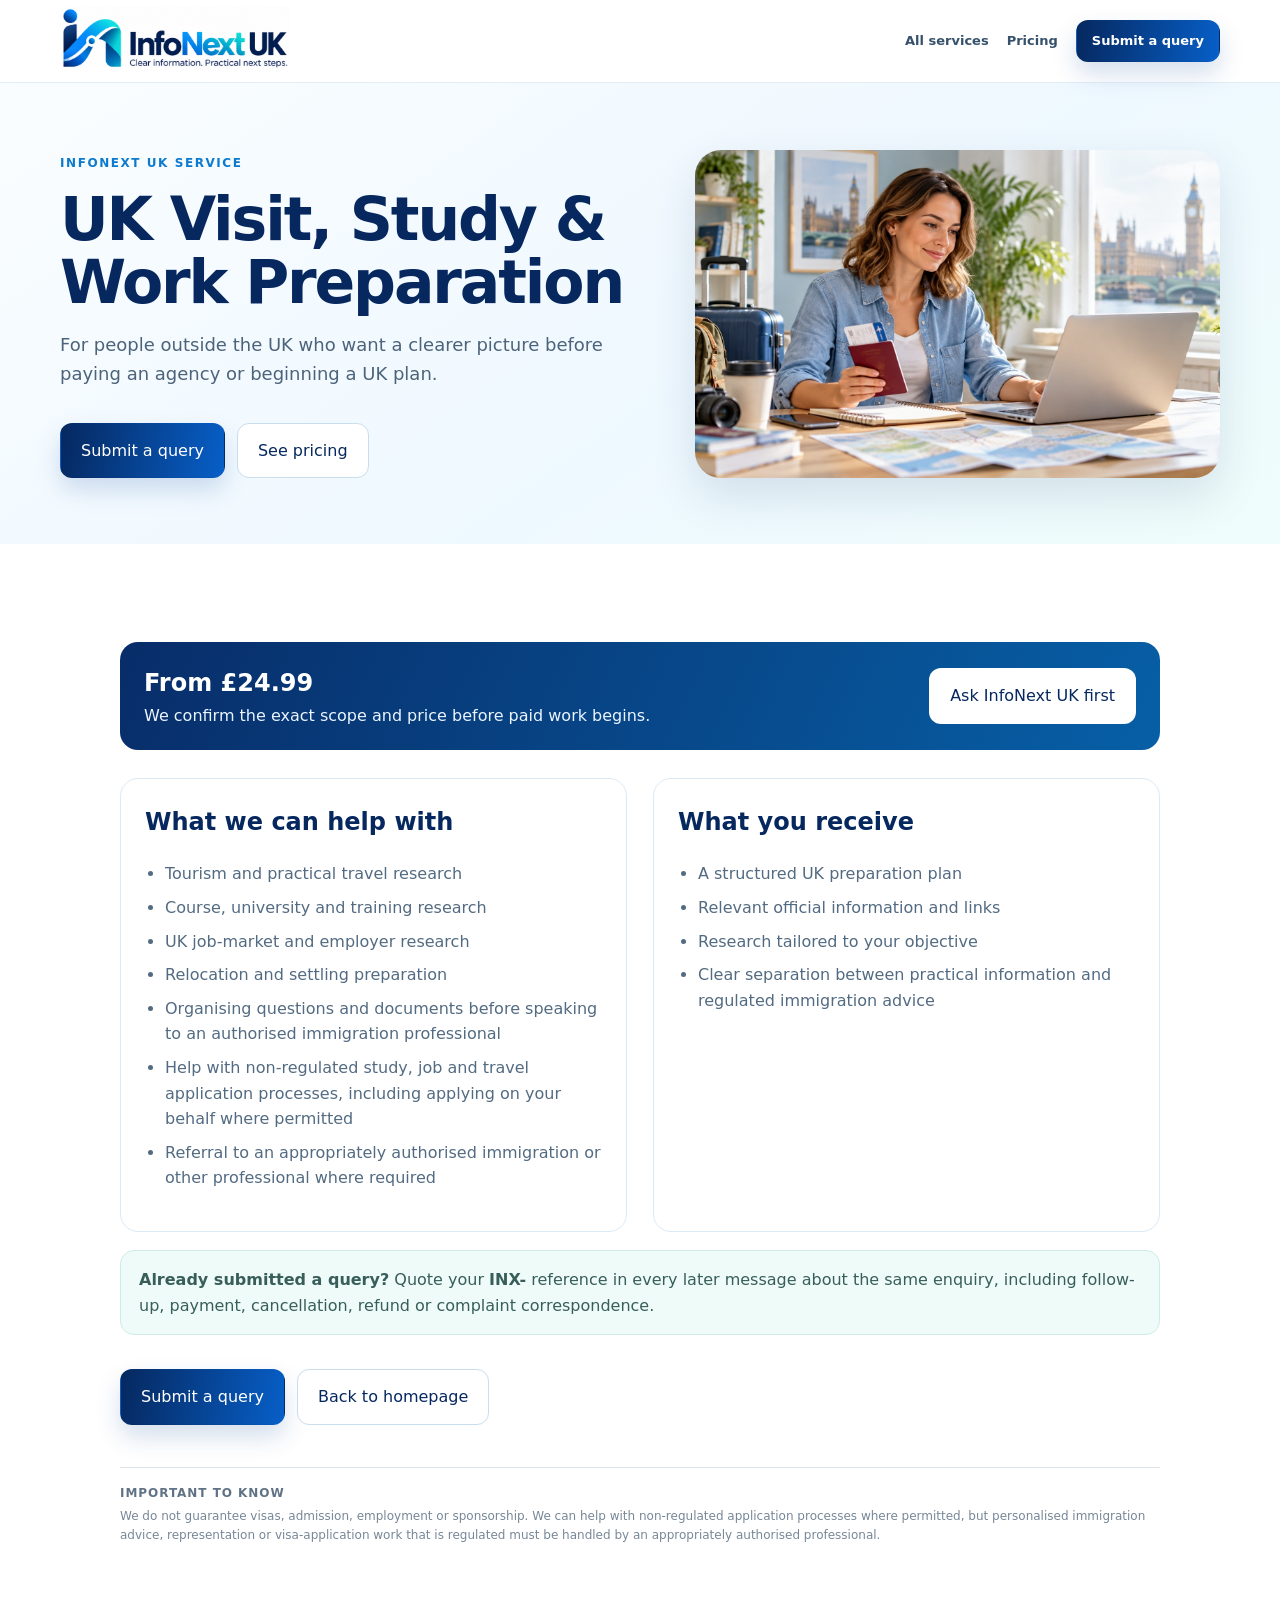
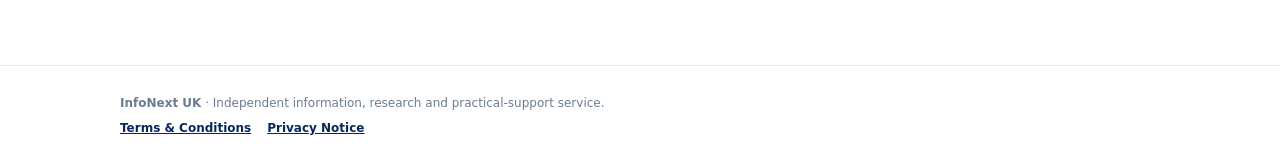
<file: uk-visit-study-work.html>
<!doctype html>
<html lang="en-GB">
<head>
  <meta charset="utf-8" />
  <meta name="viewport" content="width=device-width, initial-scale=1" />
  <title>UK Visit, Study & Work Preparation | InfoNext UK</title>
  <meta name="description" content="Practical preparation for people planning to visit, study or work in the UK, including research, document organisation and next-step support." />
  <meta name="robots" content="index,follow,max-image-preview:large,max-snippet:-1,max-video-preview:-1" />
  <link rel="canonical" href="https://infonextuk.co.uk/uk-visit-study-work.html" />
  <link rel="alternate" hreflang="en-gb" href="https://infonextuk.co.uk/uk-visit-study-work.html" />
  <link rel="alternate" hreflang="x-default" href="https://infonextuk.co.uk/uk-visit-study-work.html" />
  <meta property="og:type" content="website" />
  <meta property="og:site_name" content="InfoNext UK" />
  <meta property="og:locale" content="en_GB" />
  <meta property="og:title" content="UK Visit, Study & Work Preparation | InfoNext UK" />
  <meta property="og:description" content="Practical preparation for people planning to visit, study or work in the UK, including research, document organisation and next-step support." />
  <meta property="og:url" content="https://infonextuk.co.uk/uk-visit-study-work.html" />
  <meta property="og:image" content="https://infonextuk.co.uk/assets/service-overseas.jpg" />
  <meta property="og:image:alt" content="UK Visit, Study & Work Preparation" />
  <meta name="twitter:card" content="summary_large_image" />
  <meta name="twitter:title" content="UK Visit, Study & Work Preparation | InfoNext UK" />
  <meta name="twitter:description" content="Practical preparation for people planning to visit, study or work in the UK, including research, document organisation and next-step support." />
  <meta name="twitter:image" content="https://infonextuk.co.uk/assets/service-overseas.jpg" />
  <script id="structured-data" type="application/ld+json">
    {
      "@context": "https://schema.org",
      "@graph": [
        {
          "@type": "Organization",
          "@id": "https://infonextuk.co.uk/#organization",
          "name": "InfoNext UK",
          "url": "https://infonextuk.co.uk/",
          "logo": {
            "@type": "ImageObject",
            "url": "https://infonextuk.co.uk/assets/infonext-logo.png"
          },
          "email": "hello@infonextuk.co.uk",
          "telephone": "+447345676448",
          "address": {
            "@type": "PostalAddress",
            "streetAddress": "Flat 3, 428-432 Bearwood Road",
            "addressLocality": "Smethwick",
            "addressRegion": "West Midlands",
            "postalCode": "B66 4EY",
            "addressCountry": "GB"
          },
          "sameAs": [
            "https://www.facebook.com/share/1JmBZc68DW/",
            "https://www.instagram.com/infonextuk"
          ]
        },
        {
          "@type": "WebPage",
          "@id": "https://infonextuk.co.uk/uk-visit-study-work.html#webpage",
          "url": "https://infonextuk.co.uk/uk-visit-study-work.html",
          "name": "UK Visit, Study & Work Preparation | InfoNext UK",
          "description": "Practical preparation for people planning to visit, study or work in the UK, including research, document organisation and next-step support.",
          "isPartOf": {
            "@id": "https://infonextuk.co.uk/#website"
          },
          "about": {
            "@id": "https://infonextuk.co.uk/uk-visit-study-work.html#service"
          },
          "inLanguage": "en-GB"
        },
        {
          "@type": "Service",
          "@id": "https://infonextuk.co.uk/uk-visit-study-work.html#service",
          "name": "UK Visit, Study & Work Preparation",
          "description": "Practical preparation for people planning to visit, study or work in the UK, including research, document organisation and next-step support.",
          "url": "https://infonextuk.co.uk/uk-visit-study-work.html",
          "provider": {
            "@id": "https://infonextuk.co.uk/#organization"
          },
          "serviceType": "UK Visit, Study & Work Preparation"
        },
        {
          "@type": "BreadcrumbList",
          "@id": "https://infonextuk.co.uk/uk-visit-study-work.html#breadcrumb",
          "itemListElement": [
            {
              "@type": "ListItem",
              "position": 1,
              "name": "Home",
              "item": "https://infonextuk.co.uk/"
            },
            {
              "@type": "ListItem",
              "position": 2,
              "name": "UK Visit, Study & Work Preparation",
              "item": "https://infonextuk.co.uk/uk-visit-study-work.html"
            }
          ]
        }
      ]
    }
  </script>
<link rel="icon" type="image/png" href="assets/favicon.png" />
  <link rel="stylesheet" href="styles.css" />
</head>
<body>
  <header class="service-page-header">
    <div class="container service-page-nav">
      <a href="index.html" aria-label="InfoNext UK home"><img src="assets/infonext-logo.png" alt="InfoNext UK" /></a>
      <nav class="service-page-nav-links" aria-label="Service page navigation">
        <a href="index.html#services">All services</a>
        <a href="index.html#pricing">Pricing</a>
        <a class="btn btn-primary" href="index.html#contact">Submit a query</a>
      </nav>
    </div>
  </header>

  <main>
    <section class="service-detail-hero">
      <div class="container service-detail-grid">
        <div>
          <span class="eyebrow">InfoNext UK service</span>
          <h1>UK Visit, Study & Work Preparation</h1>
          <p>For people outside the UK who want a clearer picture before paying an agency or beginning a UK plan.</p>
          <div class="service-cta">
            <a class="btn btn-primary" href="index.html#contact">Submit a query</a>
            <a class="btn btn-secondary" href="index.html#pricing">See pricing</a>
          </div>
        </div>
        <div class="service-detail-picture">
  <img src="assets/service-overseas.jpg" alt="UK Visit, Study and Work Preparation service"  fetchpriority="high" decoding="async" />
</div>
    </section>

    <section class="service-detail-main">
      <div class="service-detail-wrap">
        <div class="service-price-box">
          <div><strong>From £24.99</strong><p>We confirm the exact scope and price before paid work begins.</p></div>
          <a class="btn btn-light" href="index.html#contact">Ask InfoNext UK first</a>
        </div>

        <div class="service-detail-two">
          <article class="service-info-box">
            <h2>What we can help with</h2>
            <ul><li>Tourism and practical travel research</li><li>Course, university and training research</li><li>UK job-market and employer research</li><li>Relocation and settling preparation</li><li>Organising questions and documents before speaking to an authorised immigration professional</li><li>Help with non-regulated study, job and travel application processes, including applying on your behalf where permitted</li><li>Referral to an appropriately authorised immigration or other professional where required</li></ul>
          </article>
          <article class="service-info-box">
            <h2>What you receive</h2>
            <ul><li>A structured UK preparation plan</li><li>Relevant official information and links</li><li>Research tailored to your objective</li><li>Clear separation between practical information and regulated immigration advice</li></ul>
          </article>
        </div>

        <div class="service-ref-note">
          <strong>Already submitted a query?</strong> Quote your <strong>INX-</strong> reference in every later message about the same enquiry, including follow-up, payment, cancellation, refund or complaint correspondence.
        </div>

        <div class="service-cta">
          <a class="btn btn-primary" href="index.html#contact">Submit a query</a>
          <a class="btn btn-secondary" href="index.html">Back to homepage</a>
        </div>

        <div class="service-boundary">
          <h3>Important to know</h3>
          <p>We do not guarantee visas, admission, employment or sponsorship. We can help with non-regulated application processes where permitted, but personalised immigration advice, representation or visa-application work that is regulated must be handled by an appropriately authorised professional.</p>
        </div>
      </div>
    </section>
  </main>

  <footer class="service-page-footer">
    <div class="service-detail-wrap">
      <strong>InfoNext UK</strong> · Independent information, research and practical-support service.
      <div class="legal-links"><a href="terms.html">Terms & Conditions</a><a href="privacy.html">Privacy Notice</a></div>
    </div>
  </footer>
</body>
</html>
</file>
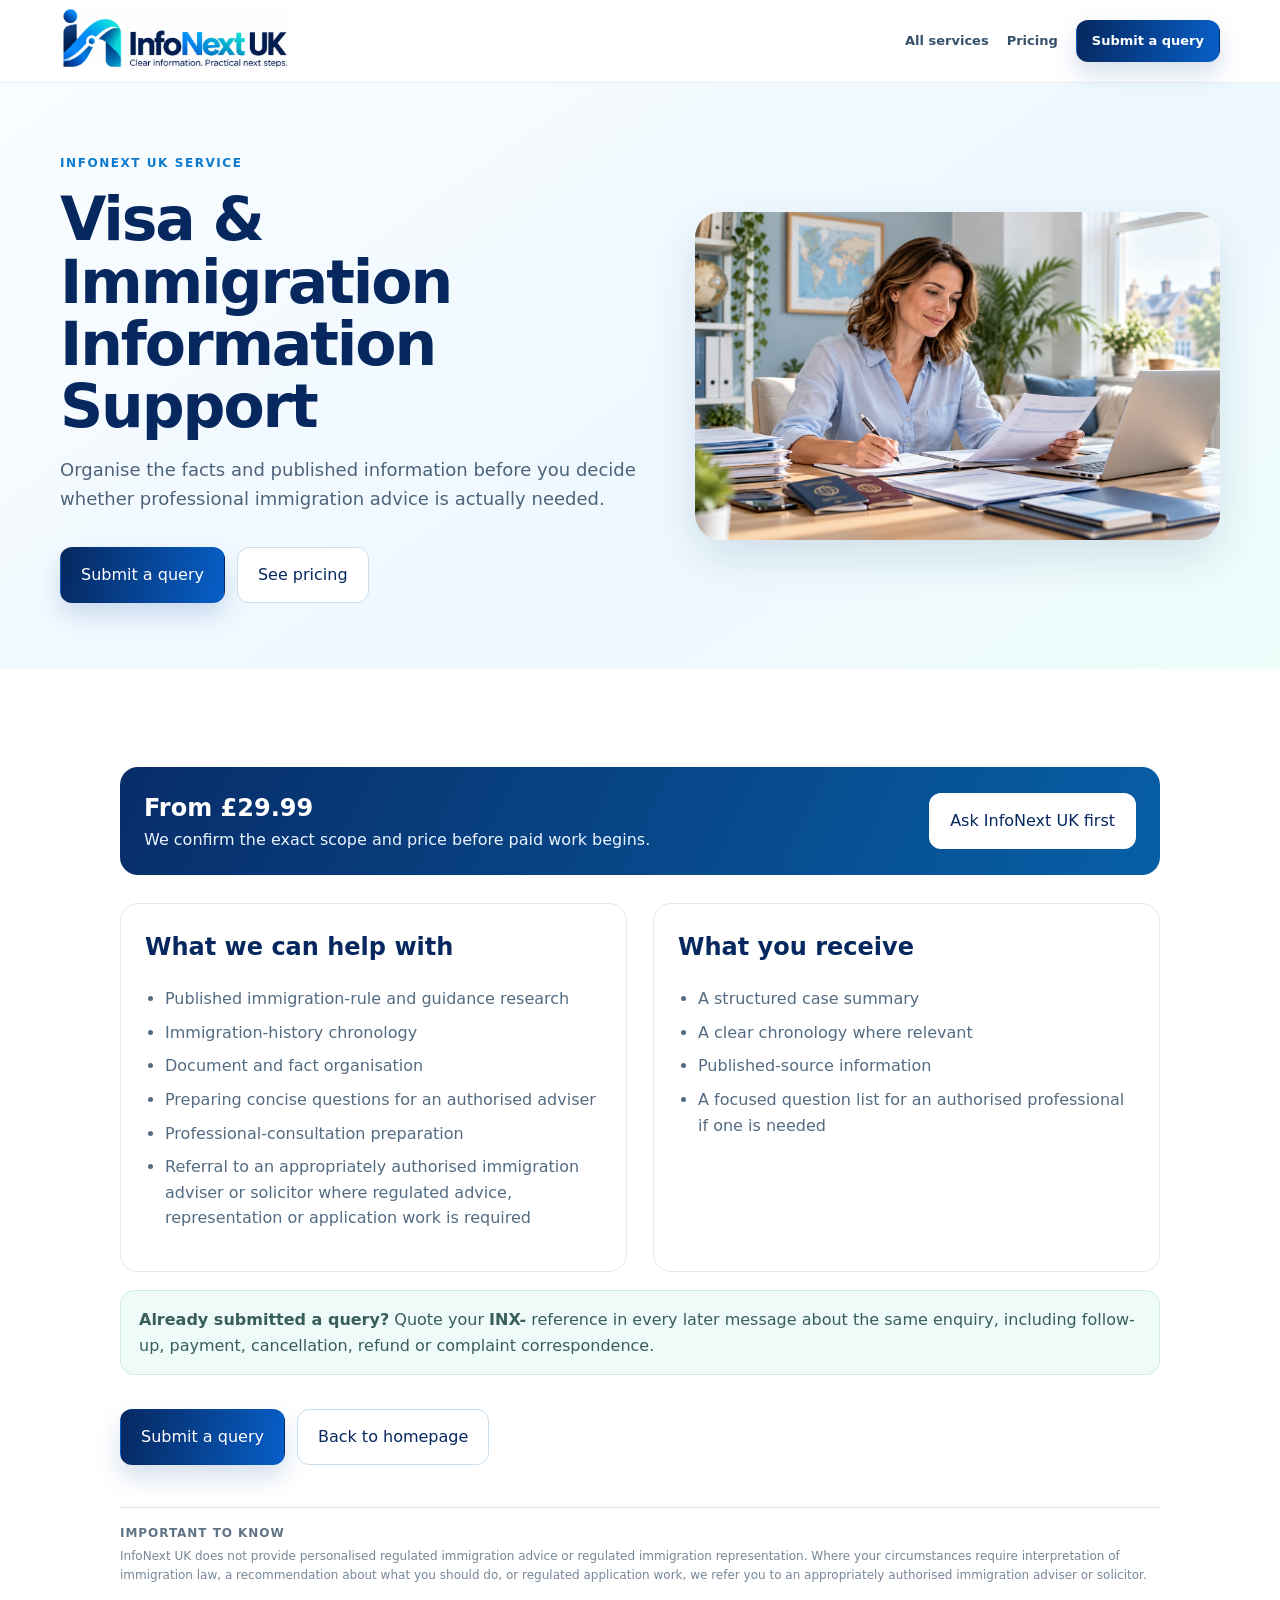
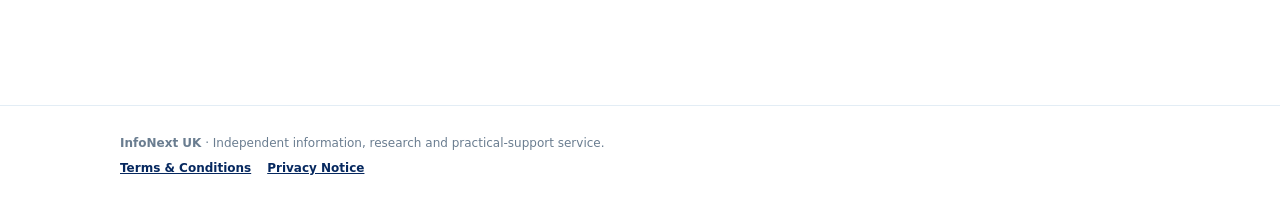
<file: visa-immigration-information.html>
<!doctype html>
<html lang="en-GB">
<head>
  <meta charset="utf-8" />
  <meta name="viewport" content="width=device-width, initial-scale=1" />
  <title>Visa & Immigration Information Support | InfoNext UK</title>
  <meta name="description" content="Published UK visa and immigration information, case organisation and practical preparation, with referral where regulated advice is required." />
  <meta name="robots" content="index,follow,max-image-preview:large,max-snippet:-1,max-video-preview:-1" />
  <link rel="canonical" href="https://infonextuk.co.uk/visa-immigration-information.html" />
  <link rel="alternate" hreflang="en-gb" href="https://infonextuk.co.uk/visa-immigration-information.html" />
  <link rel="alternate" hreflang="x-default" href="https://infonextuk.co.uk/visa-immigration-information.html" />
  <meta property="og:type" content="website" />
  <meta property="og:site_name" content="InfoNext UK" />
  <meta property="og:locale" content="en_GB" />
  <meta property="og:title" content="Visa & Immigration Information Support | InfoNext UK" />
  <meta property="og:description" content="Published UK visa and immigration information, case organisation and practical preparation, with referral where regulated advice is required." />
  <meta property="og:url" content="https://infonextuk.co.uk/visa-immigration-information.html" />
  <meta property="og:image" content="https://infonextuk.co.uk/assets/service-immigration.jpg" />
  <meta property="og:image:alt" content="Visa & Immigration Information Support" />
  <meta name="twitter:card" content="summary_large_image" />
  <meta name="twitter:title" content="Visa & Immigration Information Support | InfoNext UK" />
  <meta name="twitter:description" content="Published UK visa and immigration information, case organisation and practical preparation, with referral where regulated advice is required." />
  <meta name="twitter:image" content="https://infonextuk.co.uk/assets/service-immigration.jpg" />
  <script id="structured-data" type="application/ld+json">
    {
      "@context": "https://schema.org",
      "@graph": [
        {
          "@type": "Organization",
          "@id": "https://infonextuk.co.uk/#organization",
          "name": "InfoNext UK",
          "url": "https://infonextuk.co.uk/",
          "logo": {
            "@type": "ImageObject",
            "url": "https://infonextuk.co.uk/assets/infonext-logo.png"
          },
          "email": "hello@infonextuk.co.uk",
          "telephone": "+447345676448",
          "address": {
            "@type": "PostalAddress",
            "streetAddress": "Flat 3, 428-432 Bearwood Road",
            "addressLocality": "Smethwick",
            "addressRegion": "West Midlands",
            "postalCode": "B66 4EY",
            "addressCountry": "GB"
          },
          "sameAs": [
            "https://www.facebook.com/share/1JmBZc68DW/",
            "https://www.instagram.com/infonextuk"
          ]
        },
        {
          "@type": "WebPage",
          "@id": "https://infonextuk.co.uk/visa-immigration-information.html#webpage",
          "url": "https://infonextuk.co.uk/visa-immigration-information.html",
          "name": "Visa & Immigration Information Support | InfoNext UK",
          "description": "Published UK visa and immigration information, case organisation and practical preparation, with referral where regulated advice is required.",
          "isPartOf": {
            "@id": "https://infonextuk.co.uk/#website"
          },
          "about": {
            "@id": "https://infonextuk.co.uk/visa-immigration-information.html#service"
          },
          "inLanguage": "en-GB"
        },
        {
          "@type": "Service",
          "@id": "https://infonextuk.co.uk/visa-immigration-information.html#service",
          "name": "Visa & Immigration Information Support",
          "description": "Published UK visa and immigration information, case organisation and practical preparation, with referral where regulated advice is required.",
          "url": "https://infonextuk.co.uk/visa-immigration-information.html",
          "provider": {
            "@id": "https://infonextuk.co.uk/#organization"
          },
          "serviceType": "Visa & Immigration Information Support"
        },
        {
          "@type": "BreadcrumbList",
          "@id": "https://infonextuk.co.uk/visa-immigration-information.html#breadcrumb",
          "itemListElement": [
            {
              "@type": "ListItem",
              "position": 1,
              "name": "Home",
              "item": "https://infonextuk.co.uk/"
            },
            {
              "@type": "ListItem",
              "position": 2,
              "name": "Visa & Immigration Information Support",
              "item": "https://infonextuk.co.uk/visa-immigration-information.html"
            }
          ]
        }
      ]
    }
  </script>
<link rel="icon" type="image/png" href="assets/favicon.png" />
  <link rel="stylesheet" href="styles.css" />
</head>
<body>
  <header class="service-page-header">
    <div class="container service-page-nav">
      <a href="index.html" aria-label="InfoNext UK home"><img src="assets/infonext-logo.png" alt="InfoNext UK" /></a>
      <nav class="service-page-nav-links" aria-label="Service page navigation">
        <a href="index.html#services">All services</a>
        <a href="index.html#pricing">Pricing</a>
        <a class="btn btn-primary" href="index.html#contact">Submit a query</a>
      </nav>
    </div>
  </header>

  <main>
    <section class="service-detail-hero">
      <div class="container service-detail-grid">
        <div>
          <span class="eyebrow">InfoNext UK service</span>
          <h1>Visa & Immigration Information Support</h1>
          <p>Organise the facts and published information before you decide whether professional immigration advice is actually needed.</p>
          <div class="service-cta">
            <a class="btn btn-primary" href="index.html#contact">Submit a query</a>
            <a class="btn btn-secondary" href="index.html#pricing">See pricing</a>
          </div>
        </div>
        <div class="service-detail-picture">
  <img src="assets/service-immigration.jpg" alt="Visa and Immigration Information Support service"  fetchpriority="high" decoding="async" />
</div>
    </section>

    <section class="service-detail-main">
      <div class="service-detail-wrap">
        <div class="service-price-box">
          <div><strong>From £29.99</strong><p>We confirm the exact scope and price before paid work begins.</p></div>
          <a class="btn btn-light" href="index.html#contact">Ask InfoNext UK first</a>
        </div>

        <div class="service-detail-two">
          <article class="service-info-box">
            <h2>What we can help with</h2>
            <ul><li>Published immigration-rule and guidance research</li><li>Immigration-history chronology</li><li>Document and fact organisation</li><li>Preparing concise questions for an authorised adviser</li><li>Professional-consultation preparation</li><li>Referral to an appropriately authorised immigration adviser or solicitor where regulated advice, representation or application work is required</li></ul>
          </article>
          <article class="service-info-box">
            <h2>What you receive</h2>
            <ul><li>A structured case summary</li><li>A clear chronology where relevant</li><li>Published-source information</li><li>A focused question list for an authorised professional if one is needed</li></ul>
          </article>
        </div>

        <div class="service-ref-note">
          <strong>Already submitted a query?</strong> Quote your <strong>INX-</strong> reference in every later message about the same enquiry, including follow-up, payment, cancellation, refund or complaint correspondence.
        </div>

        <div class="service-cta">
          <a class="btn btn-primary" href="index.html#contact">Submit a query</a>
          <a class="btn btn-secondary" href="index.html">Back to homepage</a>
        </div>

        <div class="service-boundary">
          <h3>Important to know</h3>
          <p>InfoNext UK does not provide personalised regulated immigration advice or regulated immigration representation. Where your circumstances require interpretation of immigration law, a recommendation about what you should do, or regulated application work, we refer you to an appropriately authorised immigration adviser or solicitor.</p>
        </div>
      </div>
    </section>
  </main>

  <footer class="service-page-footer">
    <div class="service-detail-wrap">
      <strong>InfoNext UK</strong> · Independent information, research and practical-support service.
      <div class="legal-links"><a href="terms.html">Terms & Conditions</a><a href="privacy.html">Privacy Notice</a></div>
    </div>
  </footer>
</body>
</html>
</file>
<file: styles.css>
:root{
  --navy:#06285f; --navy2:#0b3d82; --blue:#0c88ff; --cyan:#12d5ca;
  --ink:#0c2443; --muted:#607086; --bg:#f7fbff; --line:#dceaf6; --white:#fff;
  --shadow:0 18px 50px rgba(7,43,93,.10); --radius:22px;
}
*{box-sizing:border-box} html{scroll-behavior:smooth} body{margin:0;font-family:Inter,ui-sans-serif,system-ui,-apple-system,BlinkMacSystemFont,"Segoe UI",sans-serif;color:var(--ink);background:#fff;line-height:1.6} a{color:inherit;text-decoration:none}.container{width:min(1160px,92%);margin:auto}.site-header{position:sticky;top:0;z-index:50;background:rgba(255,255,255,.94);backdrop-filter:blur(14px);border-bottom:1px solid rgba(9,63,132,.08)}.nav-wrap{height:82px;display:flex;align-items:center;justify-content:space-between;gap:28px}.brand img{width:245px;display:block}.nav-links{display:flex;align-items:center;gap:26px;font-size:14px;font-weight:700;color:#26415f}.nav-links a:hover{color:var(--blue)}.nav-cta{background:var(--navy);color:#fff!important;padding:11px 17px;border-radius:999px}.menu-toggle{display:none;border:0;background:none;font-size:28px;color:var(--navy)}
.hero{position:relative;overflow:hidden;background:linear-gradient(145deg,#fafdff 0%,#eff8ff 55%,#eefdfb 100%);padding:92px 0 74px}.hero-grid{display:grid;grid-template-columns:1.18fr .82fr;gap:66px;align-items:center;position:relative}.eyebrow{display:inline-block;text-transform:uppercase;letter-spacing:.13em;font-size:12px;font-weight:800;color:#0d7acd;margin-bottom:15px}.hero h1{font-size:clamp(45px,6vw,76px);line-height:1.02;margin:0 0 24px;letter-spacing:-.045em;color:var(--navy)}.hero h1 span{background:linear-gradient(90deg,var(--blue),#0fb8e6,var(--cyan));-webkit-background-clip:text;background-clip:text;color:transparent}.hero-lead{font-size:20px;max-width:720px;color:#445b74;margin-bottom:30px}.hero-actions{display:flex;gap:13px;flex-wrap:wrap}.btn{display:inline-flex;align-items:center;justify-content:center;border-radius:12px;padding:14px 20px;font-weight:800;border:1px solid transparent;cursor:pointer;font:inherit}.btn-primary{background:linear-gradient(100deg,var(--navy),#075fc8);color:#fff;box-shadow:0 12px 24px rgba(6,67,151,.17)}.btn-secondary{background:#fff;border-color:#c9ddec;color:var(--navy)}.trust-row{display:flex;gap:35px;margin-top:38px}.trust-row div{display:flex;flex-direction:column}.trust-row strong{font-size:18px;color:var(--navy)}.trust-row span{font-size:13px;color:var(--muted)}.hero-card{background:rgba(255,255,255,.9);border:1px solid #dcecf8;border-radius:28px;box-shadow:var(--shadow);padding:26px}.hero-card-top{font-weight:900;font-size:20px;color:var(--navy);margin-bottom:18px}.quick-grid{display:grid;grid-template-columns:1fr 1fr;gap:10px}.quick-grid span{background:#f2f8fd;border:1px solid #e0edf7;border-radius:12px;padding:11px 12px;font-size:13px;font-weight:700}.hero-card-bottom{margin-top:18px;padding:18px;border-radius:16px;background:linear-gradient(120deg,#082e69,#0c75cf);color:#fff;font-size:14px}.hero-card-bottom strong{display:block;font-size:18px;margin-bottom:3px}.hero-orb{position:absolute;border-radius:50%;filter:blur(1px);opacity:.32}.orb-one{width:280px;height:280px;background:radial-gradient(circle,#12d5ca,transparent 70%);right:-80px;top:-50px}.orb-two{width:220px;height:220px;background:radial-gradient(circle,#0c88ff,transparent 70%);left:-60px;bottom:-80px}.intro-strip{background:var(--navy);color:#fff}.intro-strip-inner{padding:23px 0}.intro-strip p{margin:0;text-align:center;font-size:16px}
.section{padding:84px 0}.section-soft{background:var(--bg)}.section-heading{max-width:760px;margin-bottom:38px}.section-heading h2{font-size:clamp(32px,4vw,48px);line-height:1.12;letter-spacing:-.03em;margin:0 0 13px;color:var(--navy)}.section-heading p{margin:0;color:var(--muted);font-size:18px}.pricing-grid{display:grid;grid-template-columns:repeat(3,1fr);gap:20px}.price-card{padding:28px;border:1px solid var(--line);border-radius:var(--radius);background:#fff;box-shadow:0 10px 30px rgba(7,43,93,.05)}.price-card.featured{border:2px solid #35b6db;transform:translateY(-7px);box-shadow:0 20px 40px rgba(8,107,182,.12)}.price-label{text-transform:uppercase;letter-spacing:.1em;color:#118ab2;font-weight:900;font-size:11px}.price{font-size:42px;font-weight:900;color:var(--navy);line-height:1.2;margin:12px 0 2px}.price-card h3{margin:0 0 8px;font-size:21px;color:var(--navy)}.price-card p{color:var(--muted);margin:0}.video-card{margin-top:24px;padding:28px 32px;border-radius:var(--radius);background:linear-gradient(110deg,#082a63,#075da8 65%,#0bbfc0);color:#fff;display:flex;justify-content:space-between;align-items:center;gap:20px}.video-card h3{font-size:26px;margin:0 0 5px}.video-card p{margin:0;opacity:.88}.light{color:#9ceeff}.video-prices{display:flex;gap:10px;flex-wrap:wrap}.video-prices span{background:rgba(255,255,255,.12);border:1px solid rgba(255,255,255,.2);padding:12px 16px;border-radius:12px}.service-grid{display:grid;grid-template-columns:repeat(3,1fr);gap:18px}.service-card{background:#fff;border:1px solid #dceaf6;border-radius:18px;padding:23px;box-shadow:0 8px 26px rgba(7,43,93,.04)}.service-card h3{margin:10px 0 2px;color:var(--navy);font-size:19px}.service-card p{margin:8px 0 0;color:var(--muted);font-size:14px}.service-card .icon{width:38px;height:38px;border-radius:11px;display:flex;align-items:center;justify-content:center;background:linear-gradient(130deg,#e9f4ff,#eafdfb);color:#0871cd;font-weight:900}.from{font-size:13px;font-weight:900;color:#07949e}.service-wide{grid-column:span 3;background:linear-gradient(120deg,#fff,#f3fbff)}.steps{display:grid;grid-template-columns:repeat(4,1fr);gap:20px}.step{padding:23px;border-top:3px solid #0e99d9;background:#fff}.step span{display:flex;width:34px;height:34px;align-items:center;justify-content:center;border-radius:50%;background:var(--navy);color:#fff;font-weight:900}.step h3{margin:15px 0 6px;color:var(--navy)}.step p{margin:0;color:var(--muted);font-size:14px}.professional{background:linear-gradient(115deg,#041f4d,#073c7a 70%,#077f96);color:#fff}.pro-grid{display:grid;grid-template-columns:1fr 1fr;gap:70px;align-items:center}.professional h2{font-size:42px;line-height:1.12;margin:0 0 16px}.professional p{color:#dbe8f5;font-size:17px}.pro-points{display:grid;gap:12px}.pro-points div{background:rgba(255,255,255,.08);border:1px solid rgba(255,255,255,.14);border-radius:14px;padding:15px 17px;display:grid;grid-template-columns:90px 1fr;gap:10px}.pro-points b{color:#9eeef0}.pro-points span{color:#eff7ff}.contact-grid{display:grid;grid-template-columns:.85fr 1.15fr;gap:70px}.contact h2{font-size:44px;line-height:1.1;margin:0 0 14px;color:var(--navy)}.contact p{font-size:17px;color:var(--muted)}.contact-lines{display:grid;gap:10px;margin-top:28px}.contact-lines a{padding:13px 0;border-bottom:1px solid #e1edf5;display:flex;justify-content:space-between;gap:20px}.contact-lines b{color:var(--navy)}.contact-lines span{color:#52708c}.contact-form{background:#f7fbff;border:1px solid #deebf6;border-radius:22px;padding:26px;display:grid;gap:15px}.contact-form label{display:grid;gap:6px;font-weight:800;color:#27415c;font-size:13px}.contact-form input,.contact-form textarea{width:100%;border:1px solid #cadae8;background:#fff;border-radius:10px;padding:12px;font:inherit;color:#17324e}.contact-form input:focus,.contact-form textarea:focus{outline:2px solid #5ccdec;border-color:transparent}.contact-form small{color:#6c7f92}.footer-grid{padding:34px 0;display:grid;grid-template-columns:240px 1fr auto;align-items:center;gap:30px;border-top:1px solid #e3edf5}.footer-grid img{width:220px}.footer-grid p{margin:2px 0;color:#66798c;font-size:12px}.footer-right{display:grid;text-align:right;font-size:13px;color:#5f7488}.footer-right a{font-weight:800;color:var(--navy)}
@media(max-width:900px){.menu-toggle{display:block}.nav-links{display:none;position:absolute;top:82px;left:0;right:0;background:#fff;padding:22px 4%;border-bottom:1px solid #dceaf6;flex-direction:column;align-items:flex-start}.nav-links.open{display:flex}.hero-grid,.pro-grid,.contact-grid{grid-template-columns:1fr}.hero{padding-top:65px}.hero-card{max-width:640px}.pricing-grid,.service-grid{grid-template-columns:1fr 1fr}.service-wide{grid-column:span 2}.steps{grid-template-columns:1fr 1fr}.footer-grid{grid-template-columns:1fr;text-align:center}.footer-grid img{margin:auto}.footer-right{text-align:center}.video-card{align-items:flex-start;flex-direction:column}}
@media(max-width:620px){.brand img{width:205px}.nav-wrap{height:72px}.nav-links{top:72px}.hero{padding:52px 0}.hero-lead{font-size:17px}.trust-row{gap:18px;flex-wrap:wrap}.quick-grid{grid-template-columns:1fr}.section{padding:62px 0}.pricing-grid,.service-grid,.steps{grid-template-columns:1fr}.service-wide{grid-column:auto}.price-card.featured{transform:none}.contact-lines a{display:grid}.video-prices{width:100%}.video-prices span{flex:1}.professional h2,.contact h2{font-size:34px}.pro-points div{grid-template-columns:1fr}.footer-grid{padding-bottom:40px}}


/* 2026-09 pricing, about and contact refresh */
.hero-sub{font-size:15px;max-width:720px;color:#5c7085;margin:-12px 0 27px}
.launch-pill{display:inline-flex;gap:8px;align-items:center;flex-wrap:wrap;margin-top:20px;padding:9px 13px;border-radius:999px;background:#e9fbf8;border:1px solid #bfece6;color:#145e62;font-size:13px}
.launch-pill strong{color:var(--navy)}.launch-pill span{color:#60808a}
.about-grid{display:grid;grid-template-columns:1.05fr .95fr;gap:64px;align-items:start}.about-copy{margin-bottom:0}.about-copy p{margin:0 0 14px;color:var(--muted);font-size:17px}
.why-panel{background:linear-gradient(145deg,#f7fbff,#effcfb);border:1px solid #d9eaf4;border-radius:24px;padding:28px;box-shadow:0 14px 34px rgba(7,43,93,.06)}
.why-panel h3{font-size:26px;color:var(--navy);margin:0 0 18px}.why-item{display:grid;grid-template-columns:42px 1fr;gap:14px;padding:15px 0;border-top:1px solid #dceaf3}.why-item:first-of-type{border-top:0}.why-item>span{display:flex;align-items:center;justify-content:center;width:36px;height:36px;border-radius:10px;background:var(--navy);color:#fff;font-size:11px;font-weight:900}.why-item b{color:var(--navy)}.why-item p{margin:3px 0 0;color:var(--muted);font-size:13px}
.offer-banner{display:flex;align-items:center;justify-content:space-between;gap:20px;background:linear-gradient(100deg,#082d69,#075db4 70%,#09a8ad);color:#fff;border-radius:18px;padding:18px 22px;margin-bottom:26px}.offer-banner div{display:flex;align-items:center;gap:14px;flex-wrap:wrap}.offer-banner span{font-size:10px;font-weight:900;letter-spacing:.12em;background:rgba(255,255,255,.15);border:1px solid rgba(255,255,255,.22);padding:7px 9px;border-radius:999px}.offer-banner strong{font-size:21px}.offer-banner p{margin:0;opacity:.88;font-size:13px}
.upgrade-note{margin-top:18px;border:1px solid #d7e9f3;background:#f7fcff;border-radius:14px;padding:14px 17px;color:#4b657d;font-size:14px}.upgrade-note strong{color:var(--navy)}
.btn-light{background:#fff;color:var(--navy);white-space:nowrap}.immigration-card{border-color:#bfe2ef;background:linear-gradient(145deg,#fff,#f4fcff)}
.contact-card{background:linear-gradient(145deg,#f5fbff,#f1fdfb);border:1px solid #d8eaf3;border-radius:24px;padding:30px;box-shadow:0 14px 36px rgba(7,43,93,.06)}.contact-card h3{font-size:28px;color:var(--navy);margin:8px 0 10px}.contact-card p{font-size:15px}.contact-kicker{font-size:10px;font-weight:900;letter-spacing:.14em;color:#0b8da0}.btn-full{width:100%;margin-top:10px}.social-links{display:flex;gap:10px;flex-wrap:wrap;margin-top:18px}.social-links a{border:1px solid #cbdfea;background:#fff;padding:9px 12px;border-radius:10px;font-size:13px;font-weight:800;color:var(--navy)}
.whatsapp-float{position:fixed;right:20px;bottom:20px;z-index:60;background:#0b8f70;color:#fff;font-weight:900;padding:12px 17px;border-radius:999px;box-shadow:0 12px 28px rgba(0,0,0,.2);font-size:14px}.whatsapp-float:hover{transform:translateY(-2px)}
@media(max-width:900px){.about-grid{grid-template-columns:1fr}.offer-banner{align-items:flex-start;flex-direction:column}.video-card .btn-light{width:100%}}
@media(max-width:620px){.launch-pill{border-radius:14px}.offer-banner strong{font-size:18px}.whatsapp-float{right:14px;bottom:14px;padding:10px 14px}.about-grid{gap:32px}}


/* Overseas service, structured query form, social icons and legal pages */
.overseas-card{border-color:#d9d4ff;background:linear-gradient(145deg,#fff,#faf8ff)}
.contact-heading{max-width:850px}.query-layout{display:grid;grid-template-columns:1.3fr .7fr;gap:34px;align-items:start}.query-form{background:#f7fbff;border:1px solid #deebf6;border-radius:22px;padding:28px;display:grid;gap:16px}.form-grid{display:grid;grid-template-columns:1fr 1fr;gap:15px}.query-form label{display:grid;gap:6px;font-weight:800;color:#27415c;font-size:13px}.query-form input,.query-form textarea,.query-form select{width:100%;border:1px solid #cadae8;background:#fff;border-radius:10px;padding:12px;font:inherit;color:#17324e}.query-form input:focus,.query-form textarea:focus,.query-form select:focus{outline:2px solid #5ccdec;border-color:transparent}.query-form small{color:#6c7f92}.query-form a{color:#075fc8;text-decoration:underline}.consent-row{display:flex!important;grid-template-columns:none!important;align-items:flex-start;gap:10px!important;font-weight:600!important}.consent-row input{width:auto;margin-top:4px}.query-side{display:grid;gap:18px}.query-side-card{background:linear-gradient(145deg,#082d69,#075fa6);color:#fff;border-radius:22px;padding:26px}.query-side-card h3{font-size:24px;margin:0 0 16px}.query-side-card div{display:grid;grid-template-columns:32px 1fr;gap:10px;align-items:start;padding:11px 0;border-top:1px solid rgba(255,255,255,.13)}.query-side-card div:first-of-type{border-top:0}.query-side-card b{display:flex;width:28px;height:28px;border-radius:50%;align-items:center;justify-content:center;background:rgba(255,255,255,.14)}.query-side-card span{font-size:14px;color:#edf7ff}
.social-icon-row{display:flex;gap:10px;align-items:center}.social-icon{width:42px;height:42px;display:inline-flex;align-items:center;justify-content:center;border-radius:50%;background:#fff;border:1px solid #d3e2ed;color:var(--navy);transition:.2s ease}.social-icon:hover{transform:translateY(-2px);border-color:#7ccddd}.social-icon svg{width:21px;height:21px;fill:currentColor;stroke:currentColor;stroke-width:1.6}.social-icon svg rect,.social-icon svg circle{fill:none}
.whatsapp-float.icon-only{width:54px;height:54px;padding:0;display:flex;align-items:center;justify-content:center}.whatsapp-float svg{width:27px;height:27px;fill:#fff;stroke:#fff;stroke-width:1.3}
.footer-new{grid-template-columns:220px 1fr auto}.footer-copy p{max-width:720px}.footer-copy strong{color:var(--navy)}.legal-links{display:flex;gap:16px;flex-wrap:wrap;margin-top:8px}.legal-links a{font-size:12px;font-weight:800;color:var(--navy);text-decoration:underline}.footer-icons{justify-content:flex-end;margin-bottom:8px}.footer-icons .social-icon{width:36px;height:36px}.footer-icons .social-icon svg{width:18px;height:18px}
.legal-header{padding:36px 0 18px;background:linear-gradient(145deg,#fafdff,#eff8ff)}.legal-header .brand img{width:230px}.legal-main{padding:56px 0 80px}.legal-wrap{width:min(860px,92%);margin:auto}.legal-wrap h1{font-size:44px;line-height:1.08;color:var(--navy);margin:10px 0}.legal-wrap h2{font-size:24px;color:var(--navy);margin:34px 0 8px}.legal-wrap h3{font-size:18px;color:var(--navy);margin:24px 0 6px}.legal-wrap p,.legal-wrap li{color:#4f667e}.legal-wrap ul{padding-left:22px}.legal-meta{color:#72859a;font-size:13px}.legal-note{background:#f6fbff;border:1px solid #d6e8f4;border-radius:14px;padding:16px 18px;margin:22px 0}.legal-back{display:inline-block;margin-top:14px;font-weight:800;color:#075fc8}.legal-footer{border-top:1px solid #e3edf5;padding:22px 0;color:#6d7f92;font-size:12px}
@media(max-width:900px){.query-layout{grid-template-columns:1fr}.footer-new{grid-template-columns:1fr}.footer-icons{justify-content:center}}
@media(max-width:620px){.form-grid{grid-template-columns:1fr}.query-form{padding:20px}.social-icon{width:40px;height:40px}.legal-wrap h1{font-size:36px}}


/* Payment transparency and branded social icons */
.payment-section{background:#fff}.payment-grid{display:grid;grid-template-columns:repeat(4,1fr);gap:18px}.payment-card{border:1px solid #dceaf6;border-radius:18px;padding:22px;background:linear-gradient(145deg,#fff,#f8fcff);box-shadow:0 8px 24px rgba(7,43,93,.04)}.payment-card>span{display:flex;width:34px;height:34px;align-items:center;justify-content:center;border-radius:50%;background:var(--navy);color:#fff;font-weight:900}.payment-card h3{margin:13px 0 6px;color:var(--navy);font-size:18px}.payment-card p{margin:0;color:var(--muted);font-size:14px}.payment-promise{margin-top:22px;padding:20px 22px;border-radius:16px;background:#f0fbf9;border:1px solid #cfece6}.payment-promise strong{display:block;color:var(--navy);font-size:18px;margin-bottom:4px}.payment-promise p{margin:0;color:#4e6b74}
.social-icon.whatsapp-icon,.whatsapp-float.whatsapp-icon{background:#25D366;border-color:#25D366;color:#fff}.social-icon.facebook-icon{background:#1877F2;border-color:#1877F2;color:#fff}.social-icon.instagram-icon{background:linear-gradient(135deg,#833AB4,#E1306C 52%,#FCAF45);border-color:transparent;color:#fff}.social-icon.whatsapp-icon:hover,.social-icon.facebook-icon:hover,.social-icon.instagram-icon:hover{filter:brightness(.96);border-color:transparent}.whatsapp-float.whatsapp-icon{box-shadow:0 12px 28px rgba(37,211,102,.28)}
@media(max-width:900px){.payment-grid{grid-template-columns:1fr 1fr}}
@media(max-width:620px){.payment-grid{grid-template-columns:1fr}}


/* Final enquiry submission states */
.query-status{display:none;border-radius:12px;padding:13px 15px;font-size:14px;font-weight:700}
.query-status.show{display:block}
.query-status.success{background:#eafaf3;border:1px solid #bce8d2;color:#176743}
.query-status.error{background:#fff2f2;border:1px solid #efc8c8;color:#9d2d2d}
.query-status.loading{background:#eef7ff;border:1px solid #c9e0f3;color:#1d5d8f}
.query-form button[disabled]{opacity:.65;cursor:wait}
.social-icon-row:not(.footer-icons){margin-top:2px}


/* Service detail links and pages */
.service-card{display:flex;flex-direction:column}
.service-card .service-link{margin-top:auto;padding-top:16px;font-size:13px;font-weight:900;color:#075fc8;display:inline-flex;align-items:center;gap:6px}
.service-card .service-link:hover{color:#08498d}.service-card .service-link span{transition:transform .2s ease}.service-card .service-link:hover span{transform:translateX(3px)}
.service-page-header{background:#fff;border-bottom:1px solid #e3edf5}.service-page-nav{min-height:82px;display:flex;align-items:center;justify-content:space-between;gap:22px}.service-page-nav img{width:230px}.service-page-nav-links{display:flex;gap:18px;align-items:center;font-size:13px;font-weight:800;color:#36516b}.service-page-nav-links .btn{padding:10px 15px}
.service-detail-hero{padding:66px 0;background:linear-gradient(145deg,#fafdff,#eef8ff 58%,#effdfb)}.service-detail-grid{display:grid;grid-template-columns:1fr .9fr;gap:52px;align-items:center}.service-detail-hero h1{font-size:clamp(38px,5vw,60px);line-height:1.04;letter-spacing:-.035em;color:var(--navy);margin:0 0 18px}.service-detail-hero p{font-size:18px;color:#4c637a;max-width:700px}.service-detail-picture{width:100%;border-radius:26px;overflow:hidden;box-shadow:0 18px 46px rgba(7,43,93,.12);background:#fff}.service-detail-picture img{display:block;width:100%;height:auto}
.service-detail-main{padding:70px 0}.service-detail-wrap{width:min(1040px,92%);margin:auto}.service-detail-two{display:grid;grid-template-columns:1fr 1fr;gap:26px;margin-top:28px}.service-info-box{border:1px solid #dceaf6;border-radius:18px;padding:24px;background:#fff}.service-info-box h2,.service-info-box h3{color:var(--navy);margin-top:0}.service-info-box ul{padding-left:20px;color:#536b82}.service-info-box li{margin:8px 0}.service-price-box{margin:28px 0;padding:22px 24px;border-radius:18px;background:linear-gradient(115deg,#082d69,#075fa6);color:#fff;display:flex;align-items:center;justify-content:space-between;gap:20px}.service-price-box strong{font-size:24px}.service-price-box p{margin:0;color:#eaf5ff}.service-boundary{margin-top:26px;background:#f7fbff;border:1px solid #d8e9f4;border-radius:16px;padding:20px;color:#526a80}.service-ref-note{margin-top:18px;background:#effbf8;border:1px solid #cfece4;border-radius:14px;padding:16px 18px;color:#385e5b}.service-cta{margin-top:34px;display:flex;gap:12px;flex-wrap:wrap}.service-page-footer{margin-top:50px;border-top:1px solid #e3edf5;padding:28px 0;color:#6a7d90;font-size:12px}.service-page-footer .legal-links{margin-top:6px}
@media(max-width:900px){.service-detail-grid,.service-detail-two{grid-template-columns:1fr}.service-page-nav-links a:not(.btn){display:none}}
@media(max-width:620px){.service-detail-hero{padding:46px 0}.service-price-box{align-items:flex-start;flex-direction:column}.service-page-nav img{width:195px}}


/* Navigation dropdowns */
.nav-dropdown{position:relative;display:flex;align-items:center}
.nav-drop-trigger{display:flex!important;align-items:center;gap:5px}
.nav-drop-trigger span{font-size:12px;transition:transform .18s ease}
.nav-dropdown:hover .nav-drop-trigger span,.nav-dropdown:focus-within .nav-drop-trigger span{transform:rotate(180deg)}
.nav-dropdown-menu{position:absolute;top:calc(100% + 12px);left:0;min-width:285px;background:#fff;border:1px solid #dce8f2;border-radius:16px;padding:10px;box-shadow:0 18px 44px rgba(7,43,93,.14);opacity:0;visibility:hidden;transform:translateY(7px);transition:.18s ease;z-index:100}
.nav-dropdown:hover .nav-dropdown-menu,.nav-dropdown:focus-within .nav-dropdown-menu{opacity:1;visibility:visible;transform:translateY(0)}
.nav-dropdown-menu::before{content:"";position:absolute;left:0;right:0;top:-14px;height:14px}
.nav-dropdown-menu a{display:flex!important;padding:9px 11px!important;border-radius:9px!important;color:#294761!important;white-space:normal;line-height:1.25}
.nav-dropdown-menu a:hover{background:#f0f8fc!important;color:var(--navy)!important}
.services-menu{display:grid;grid-template-columns:1fr 1fr;min-width:570px}
.pricing-menu{min-width:275px}
.pricing-menu a{justify-content:space-between;gap:16px}.pricing-menu a span{color:#087e8b;font-weight:900}

/* Service photos and understated disclosures */
.service-detail-picture{position:relative;background:#eaf2f7;aspect-ratio:16/10}
.service-detail-picture img{width:100%;height:100%;object-fit:cover}
.service-boundary{margin:42px 0 0;padding:16px 0 0;border:0;border-top:1px solid #dce5ec;border-radius:0;background:transparent;color:#778797;font-size:12px;line-height:1.55}
.service-boundary h3{font-size:12px!important;text-transform:uppercase;letter-spacing:.08em;color:#607386!important;margin:0 0 5px!important}
.service-boundary p{margin:0}
@media(max-width:900px){
  .nav-dropdown{display:block;width:100%}
  .nav-dropdown-menu{position:static;display:none;opacity:1;visibility:visible;transform:none;box-shadow:none;border:0;border-left:2px solid #d7e7f1;border-radius:0;margin:4px 0 7px 8px;padding:3px 0 3px 8px;min-width:0!important}
  .nav-dropdown:focus-within .nav-dropdown-menu{display:grid}
  .services-menu{grid-template-columns:1fr}
  .nav-dropdown-menu a{font-size:12px!important;padding:7px 8px!important}
}


/* Homepage service photography */
.service-card-image{width:calc(100% + 48px);height:150px;object-fit:cover;margin:-24px -24px 18px;border-radius:18px 18px 0 0;background:#edf4f8}
@media(max-width:620px){.service-card-image{height:170px}}

/* 404 page */
.not-found-page{min-height:72vh;display:grid;place-items:center;padding:72px 0;background:linear-gradient(145deg,#fafdff 0%,#eff8ff 55%,#eefdfb 100%)}
.not-found-card{width:min(720px,92%);margin:auto;text-align:center;background:#fff;border:1px solid #dcecf8;border-radius:28px;box-shadow:var(--shadow);padding:48px 34px}
.not-found-card h1{font-size:clamp(42px,7vw,72px);line-height:1;margin:0 0 14px;color:var(--navy)}
.not-found-card p{color:var(--muted);max-width:560px;margin:0 auto 26px}
</file>
